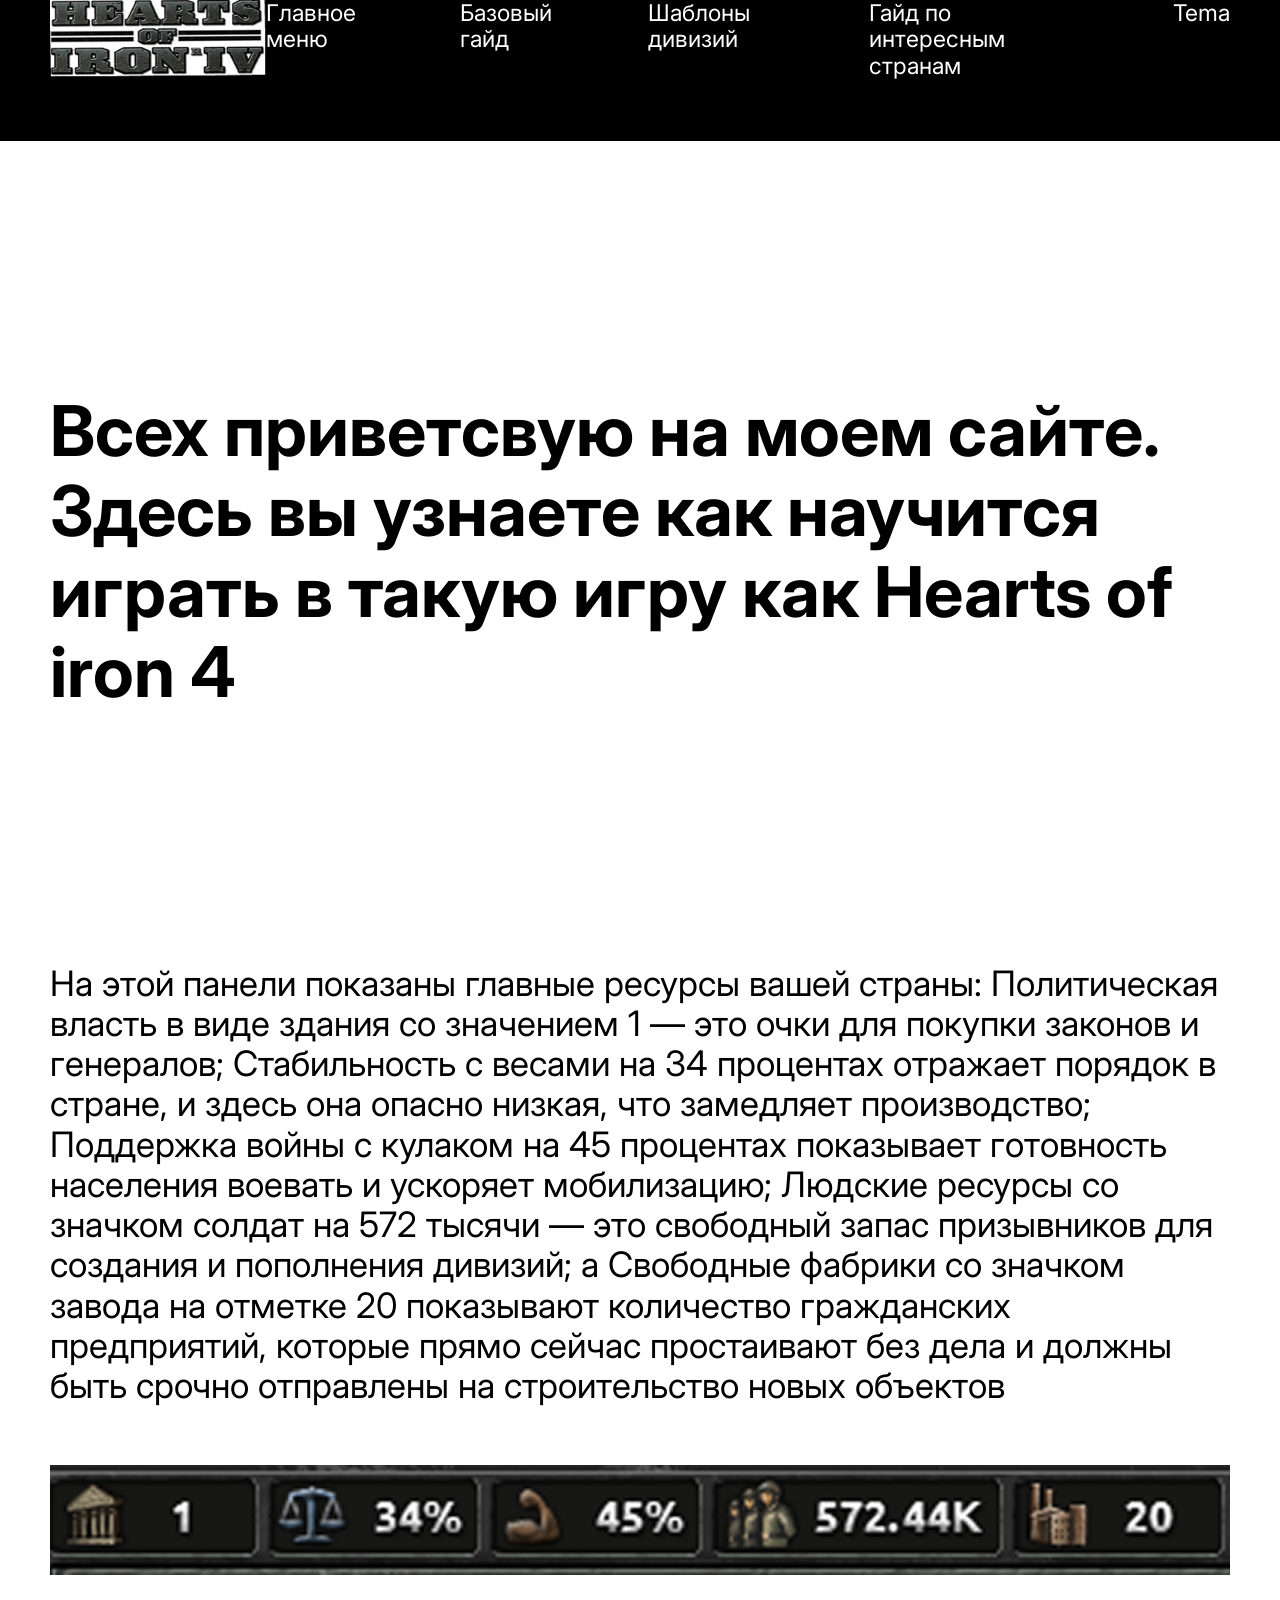
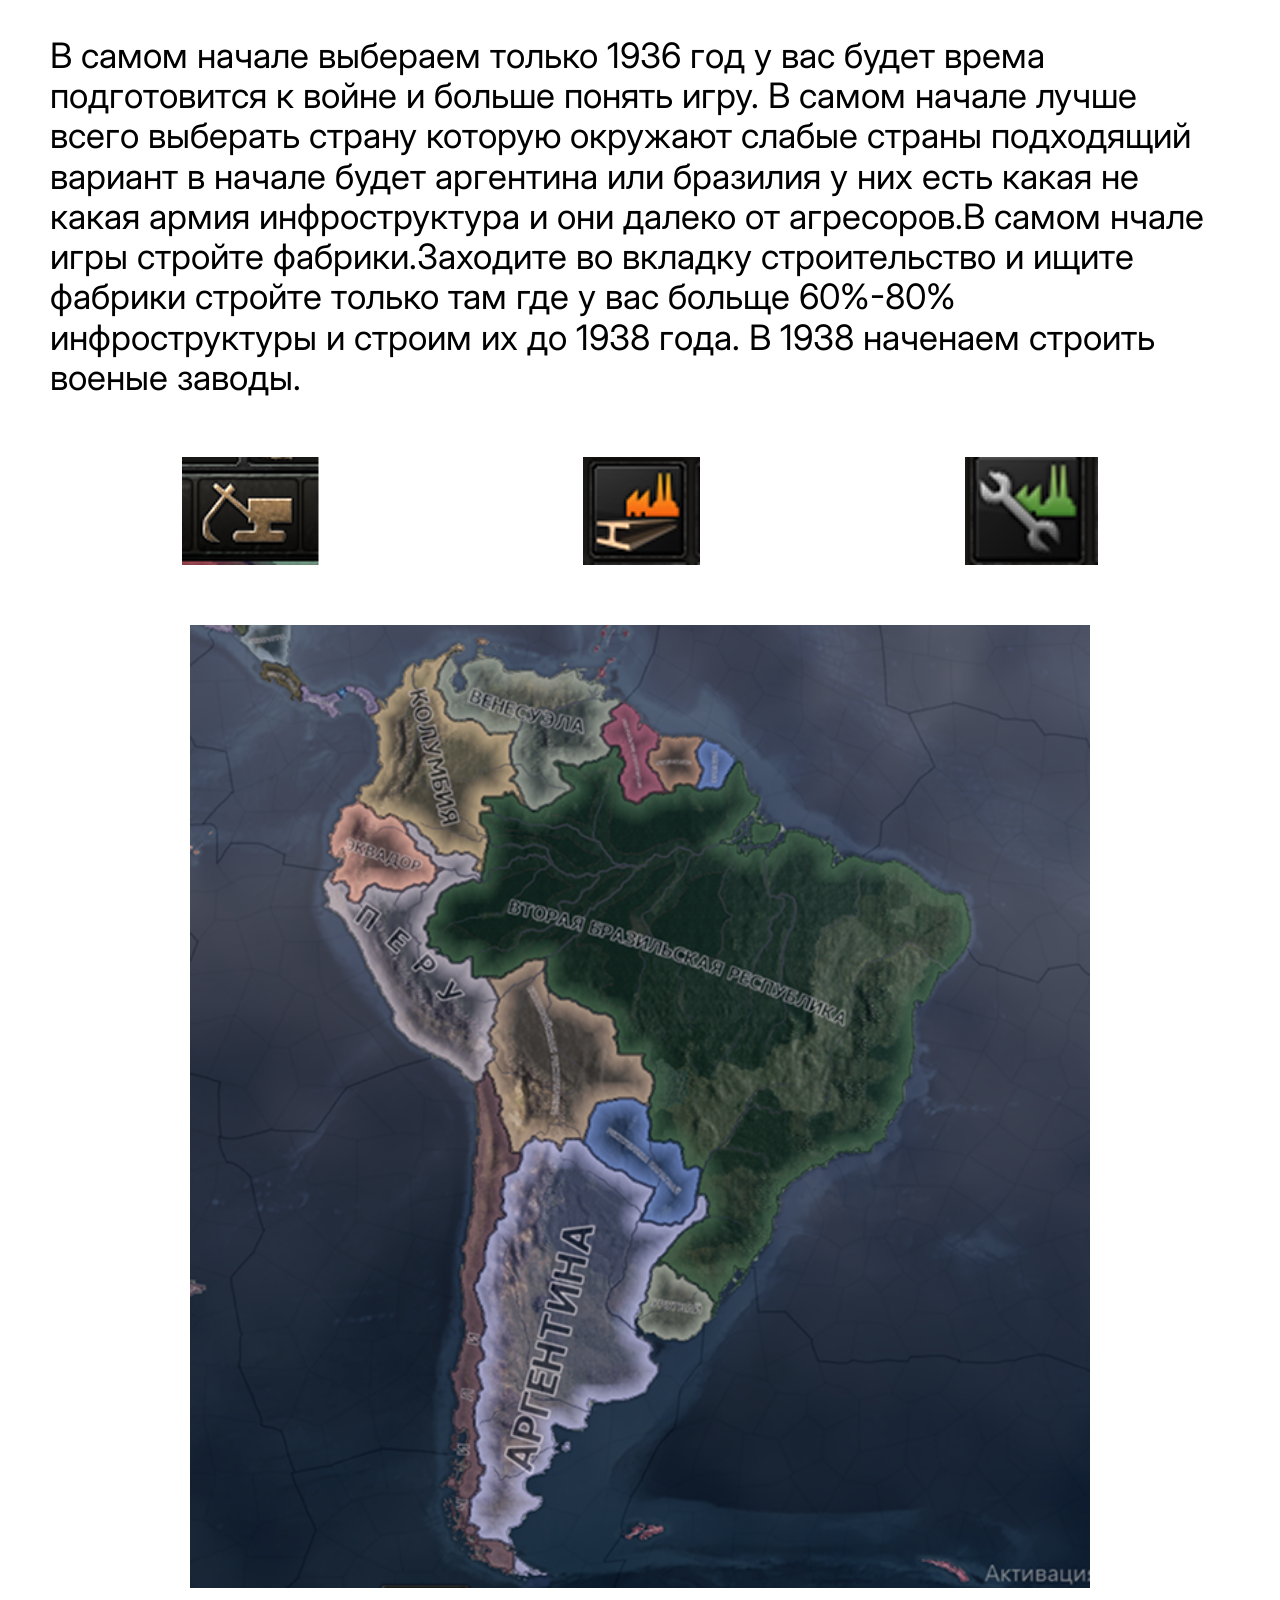
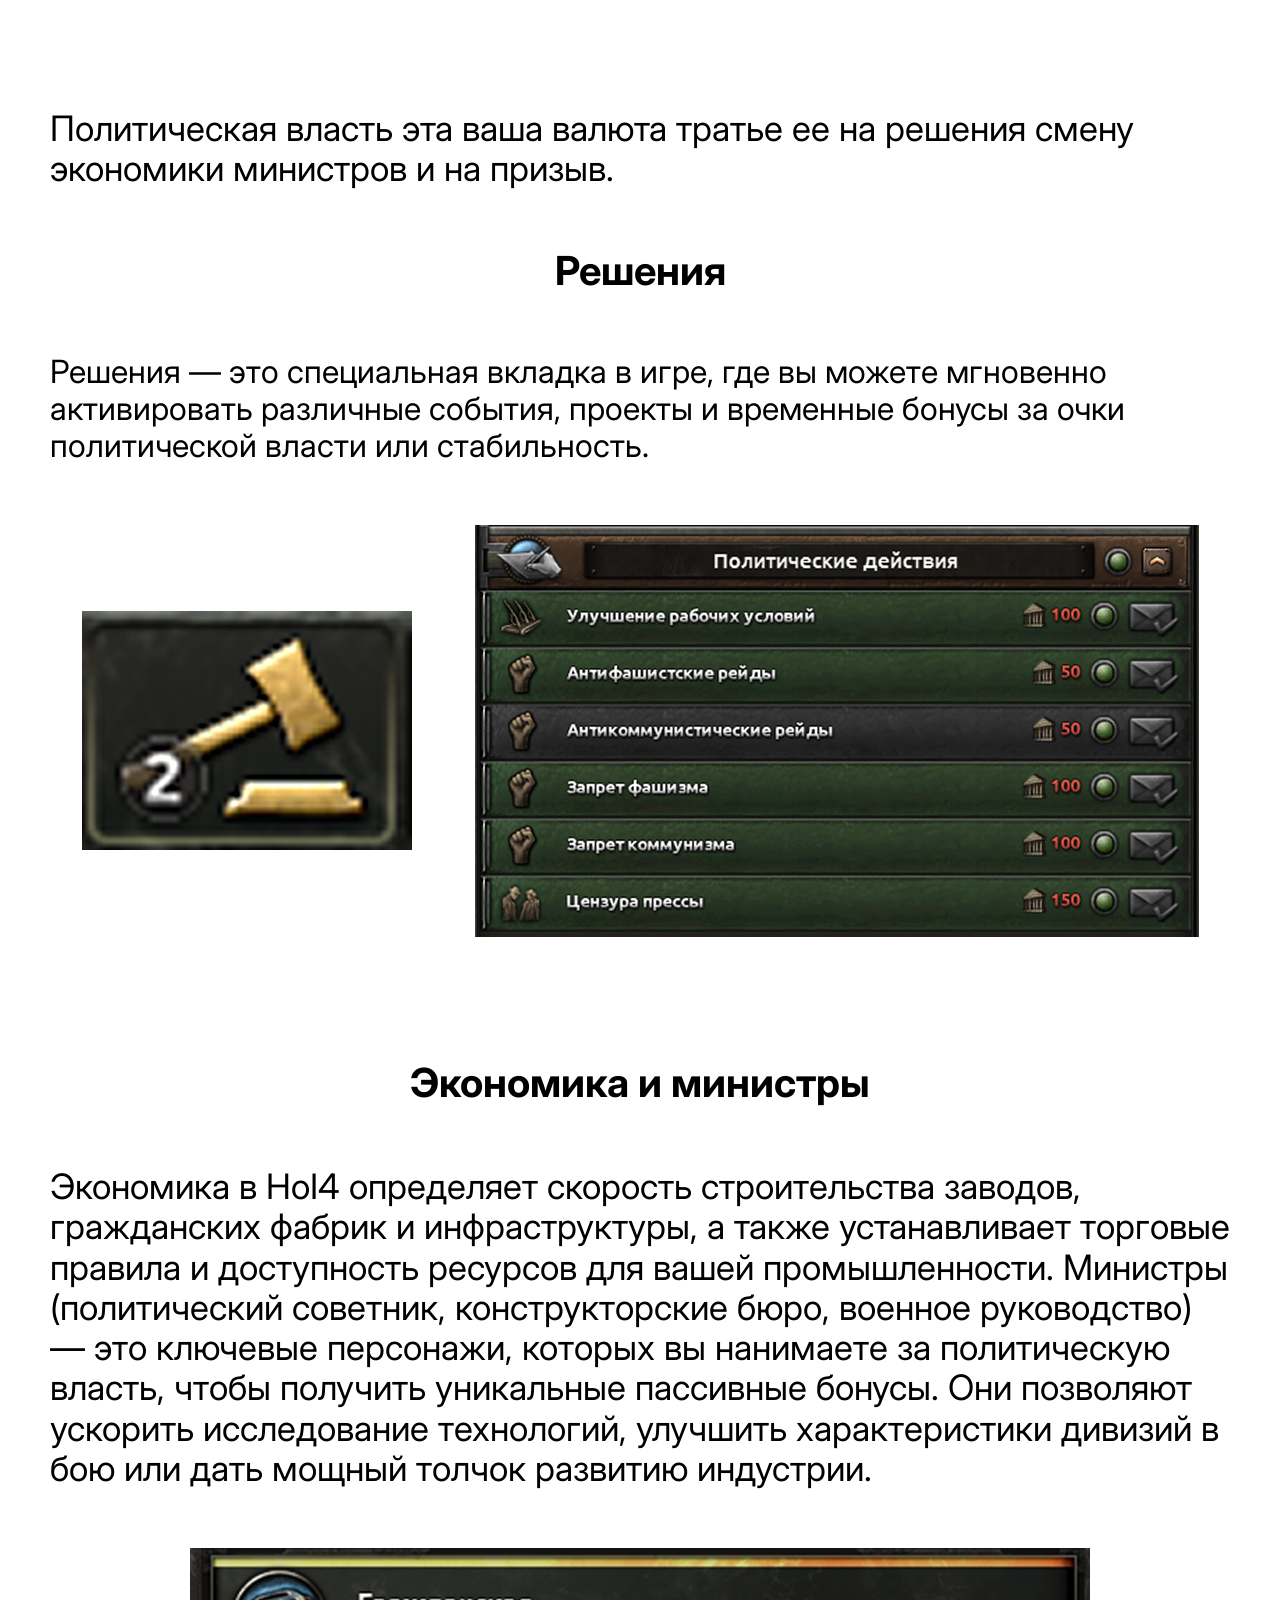
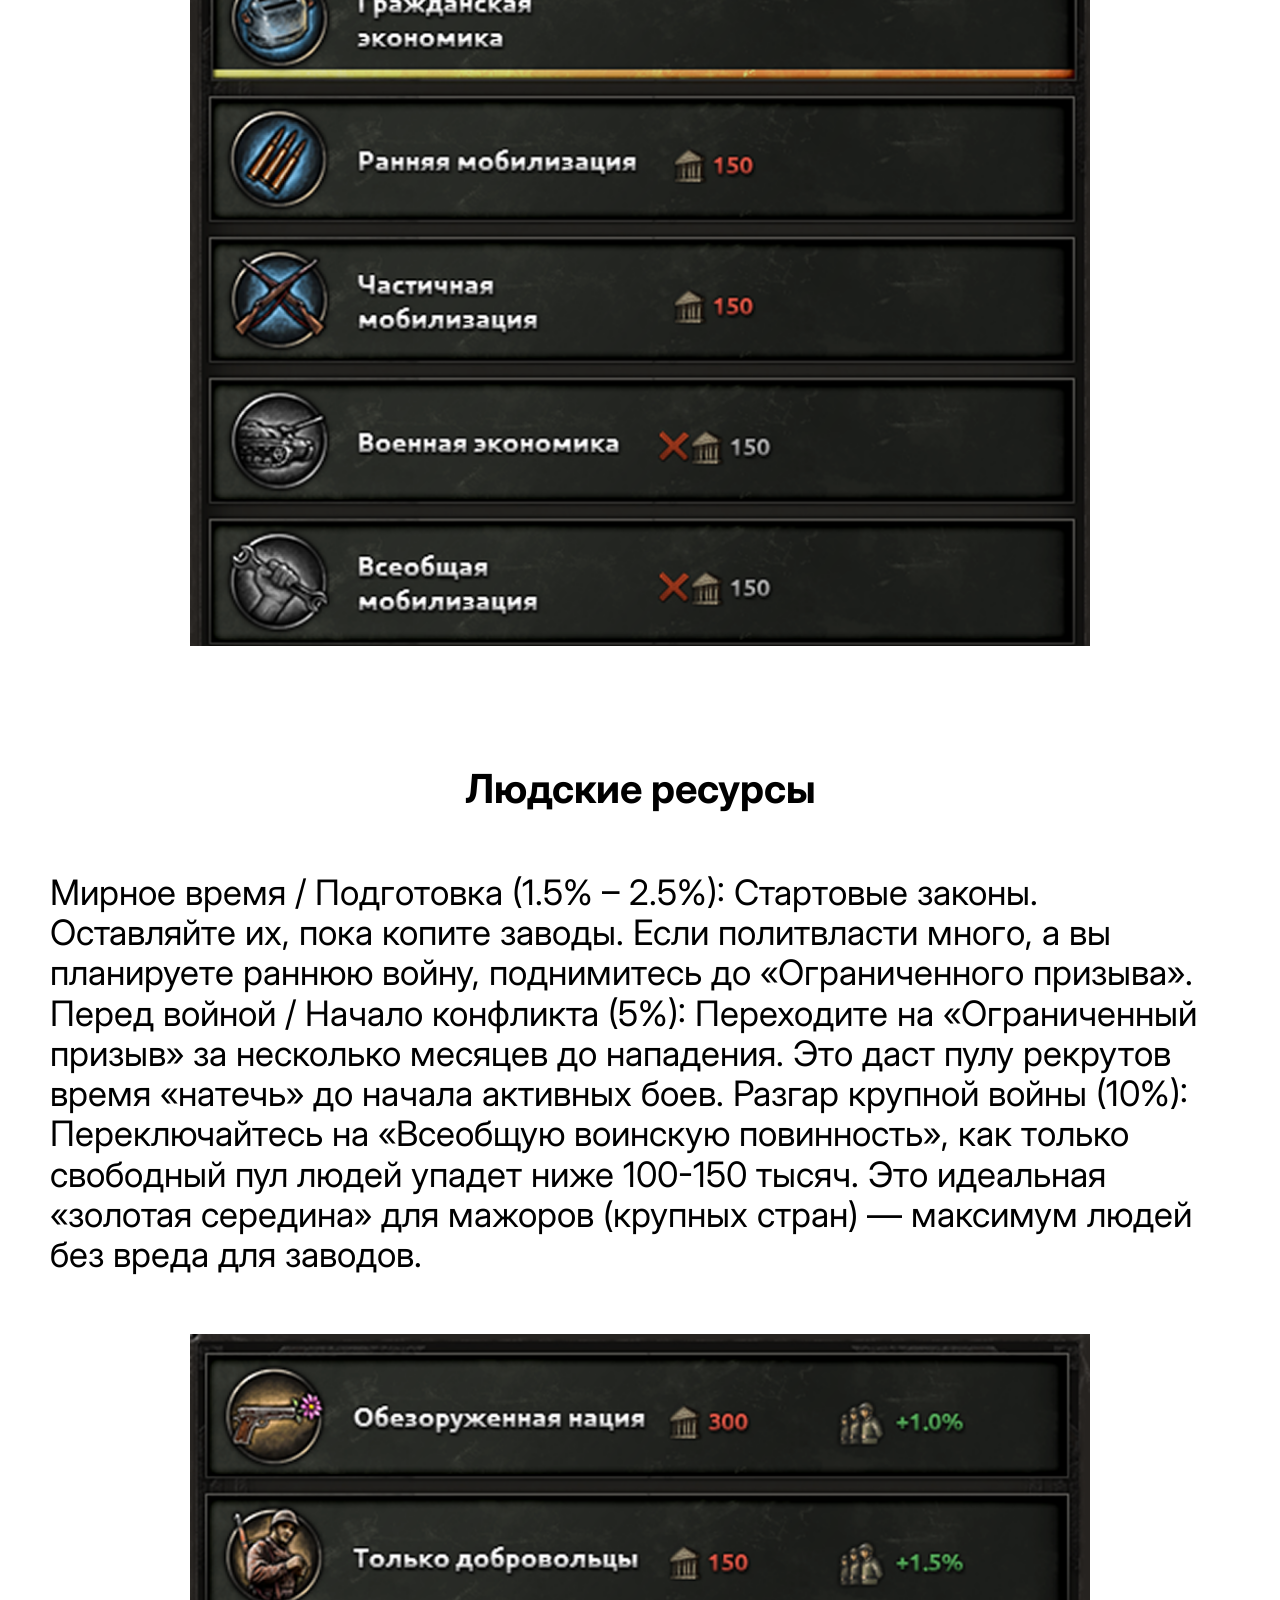
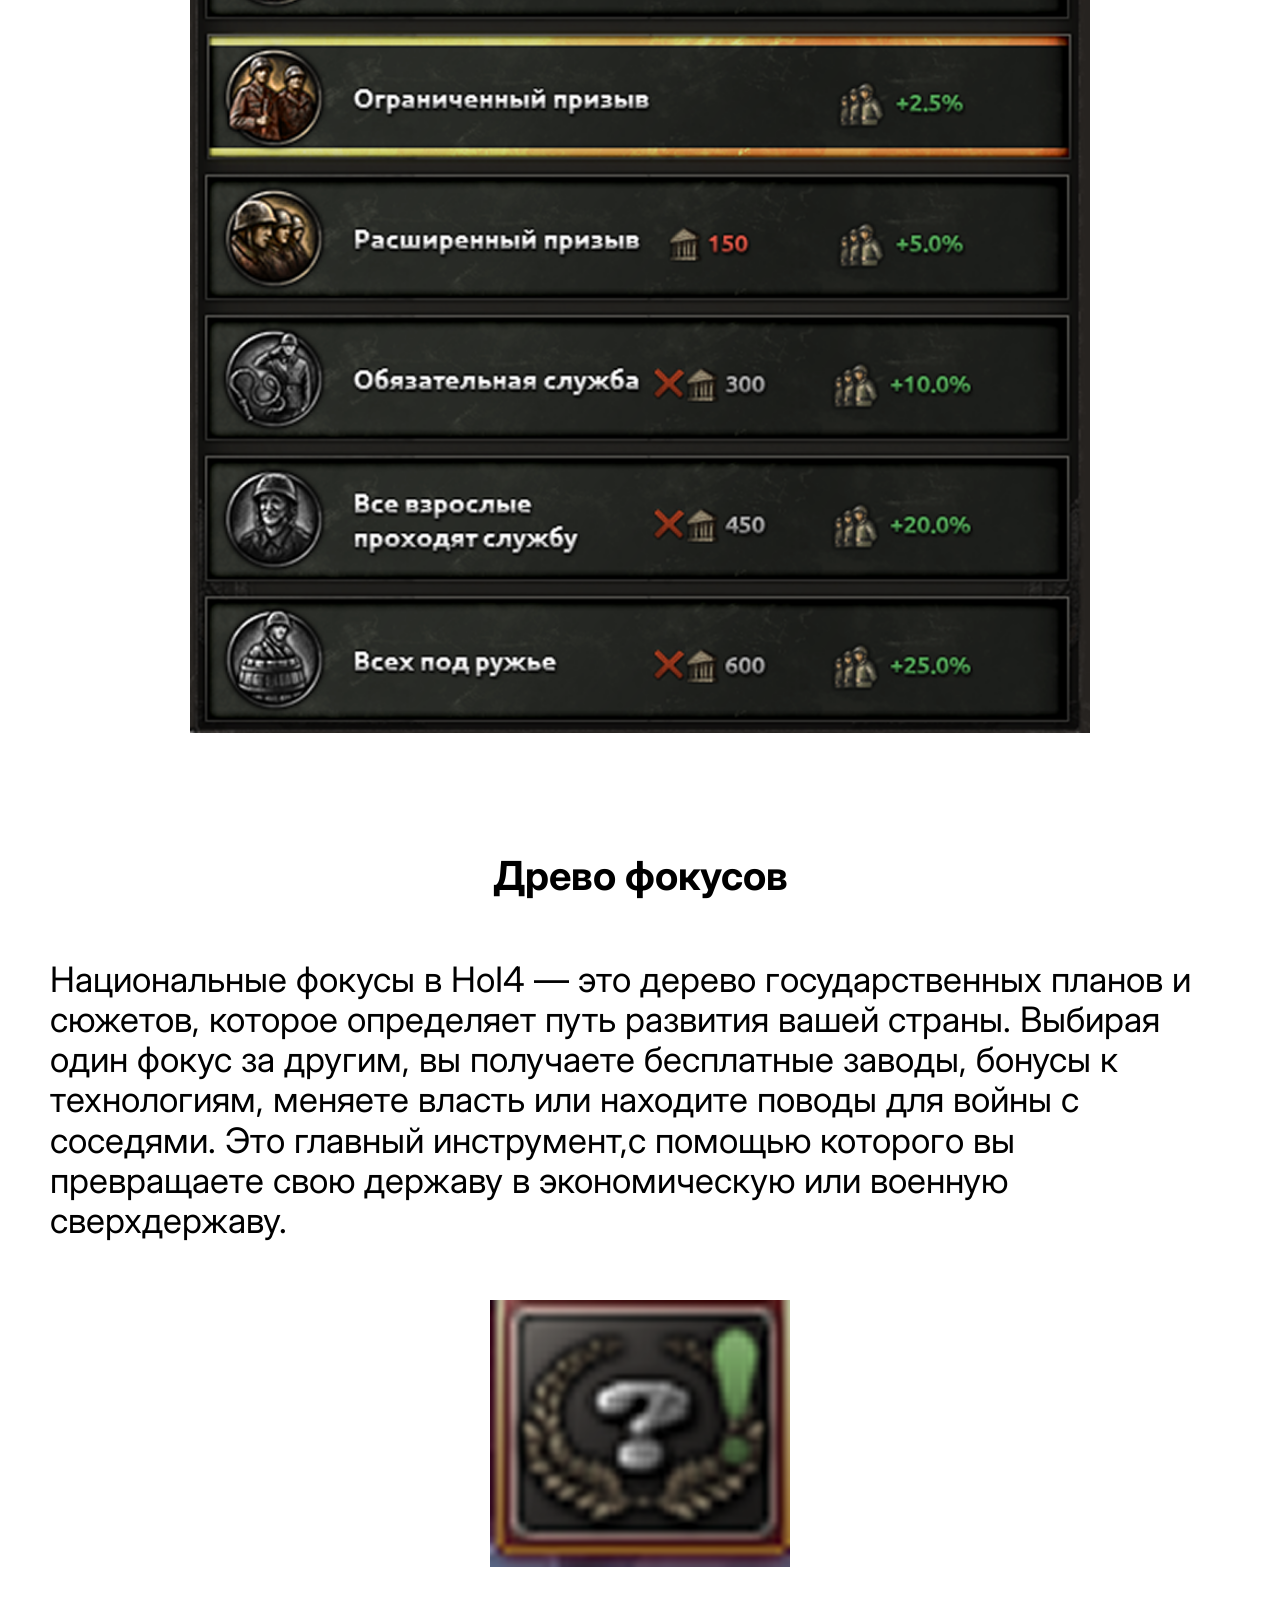
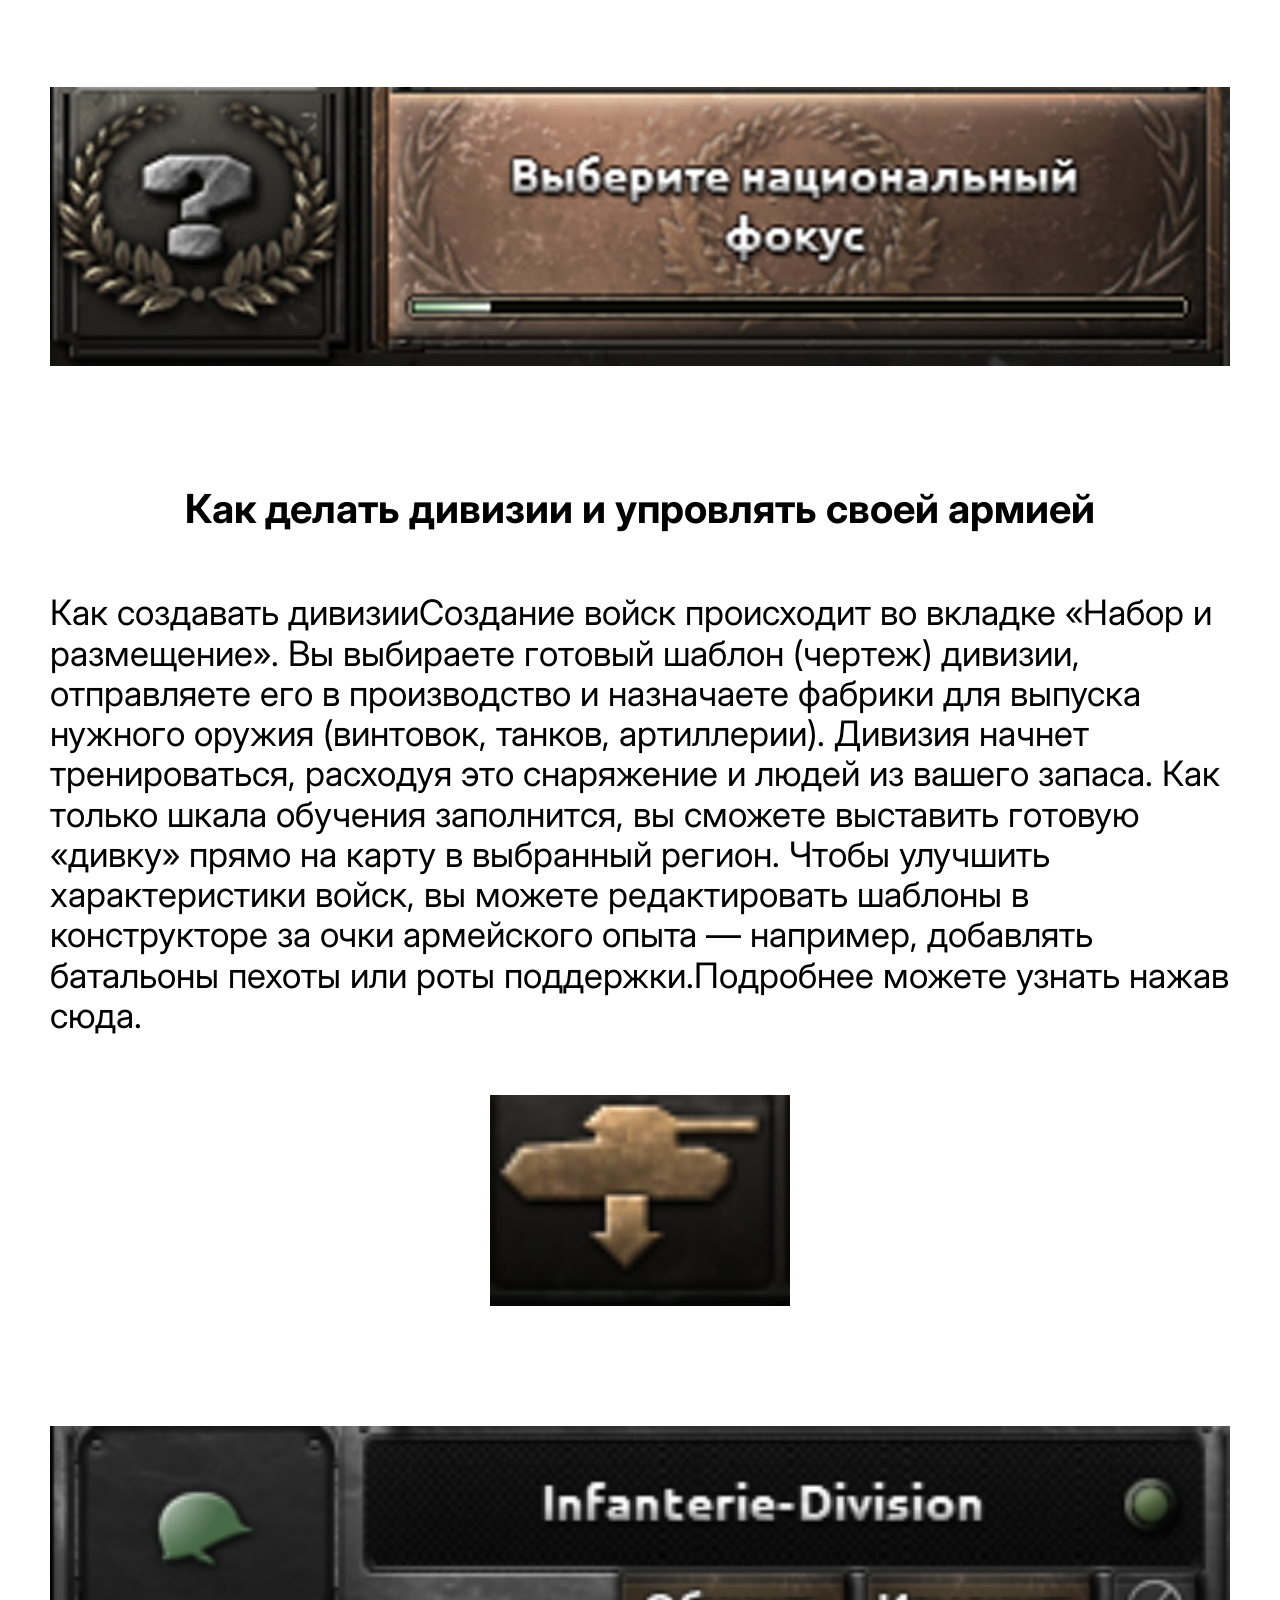
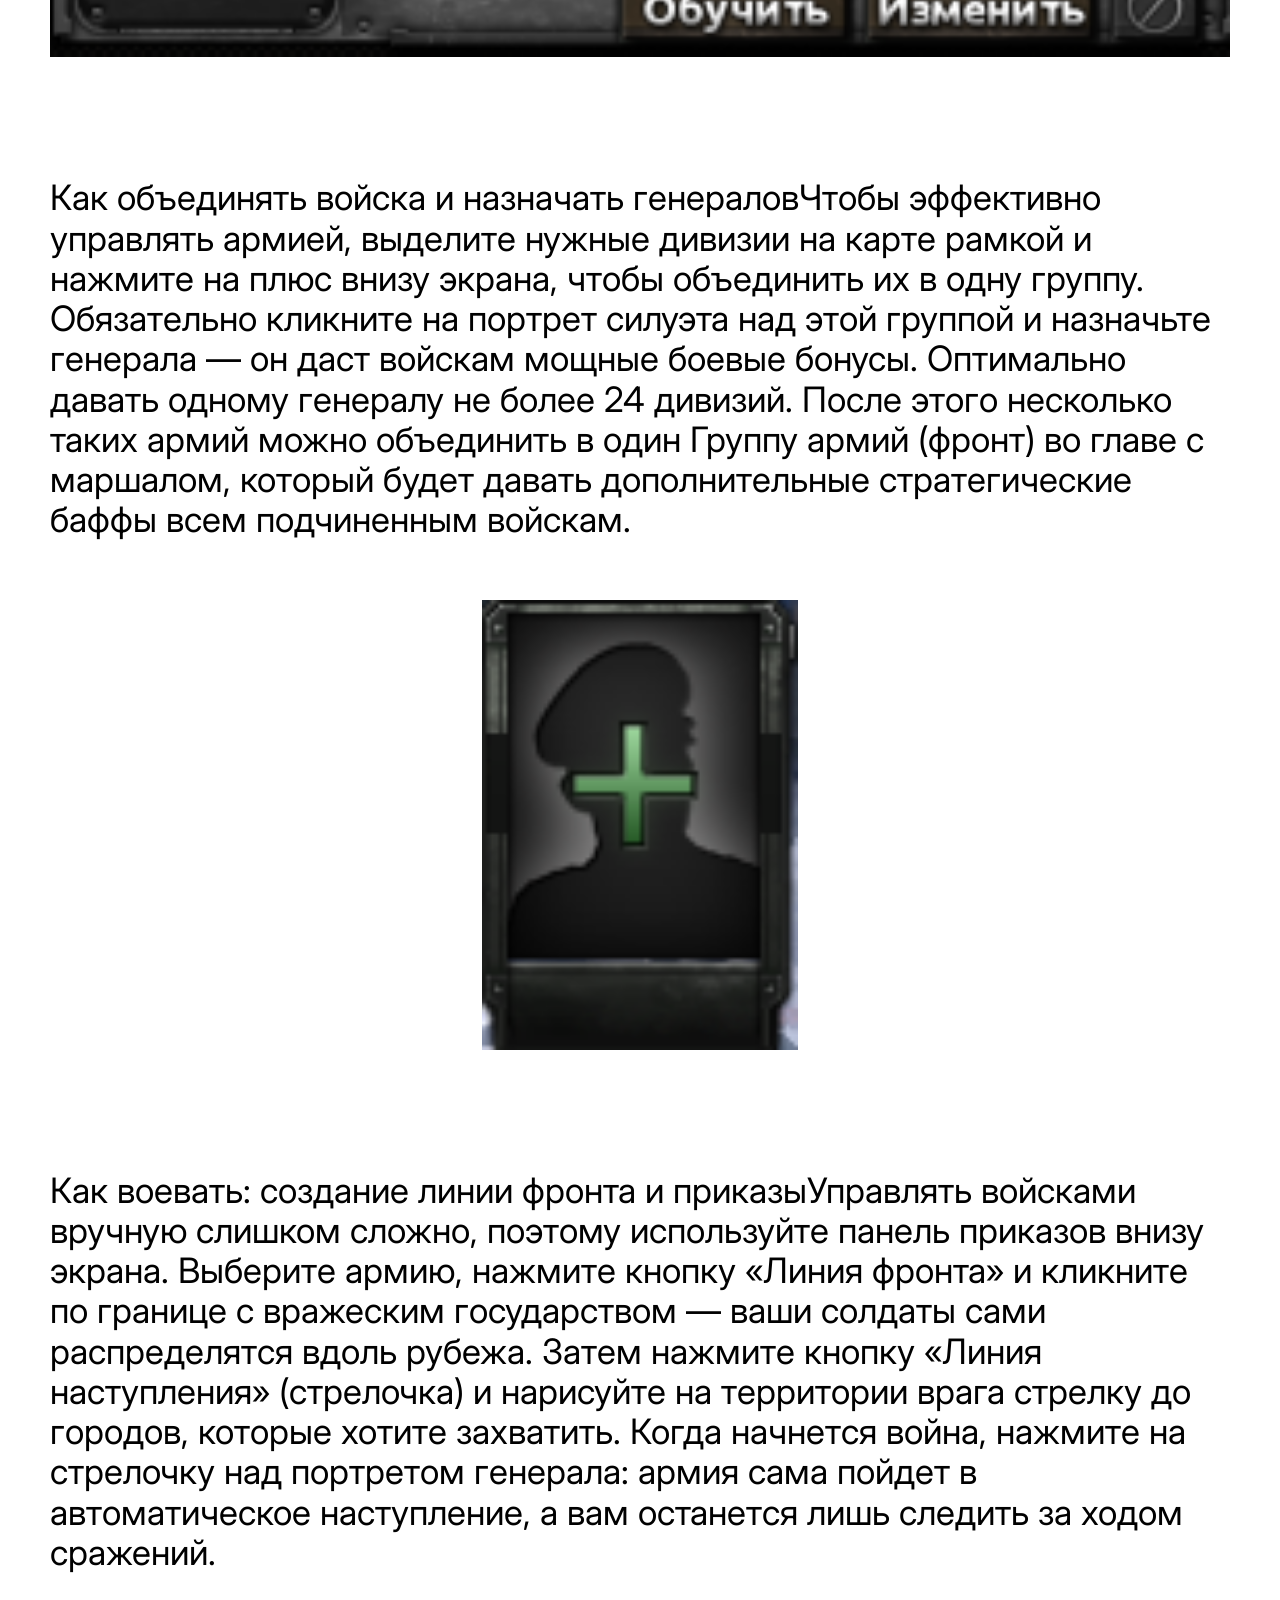
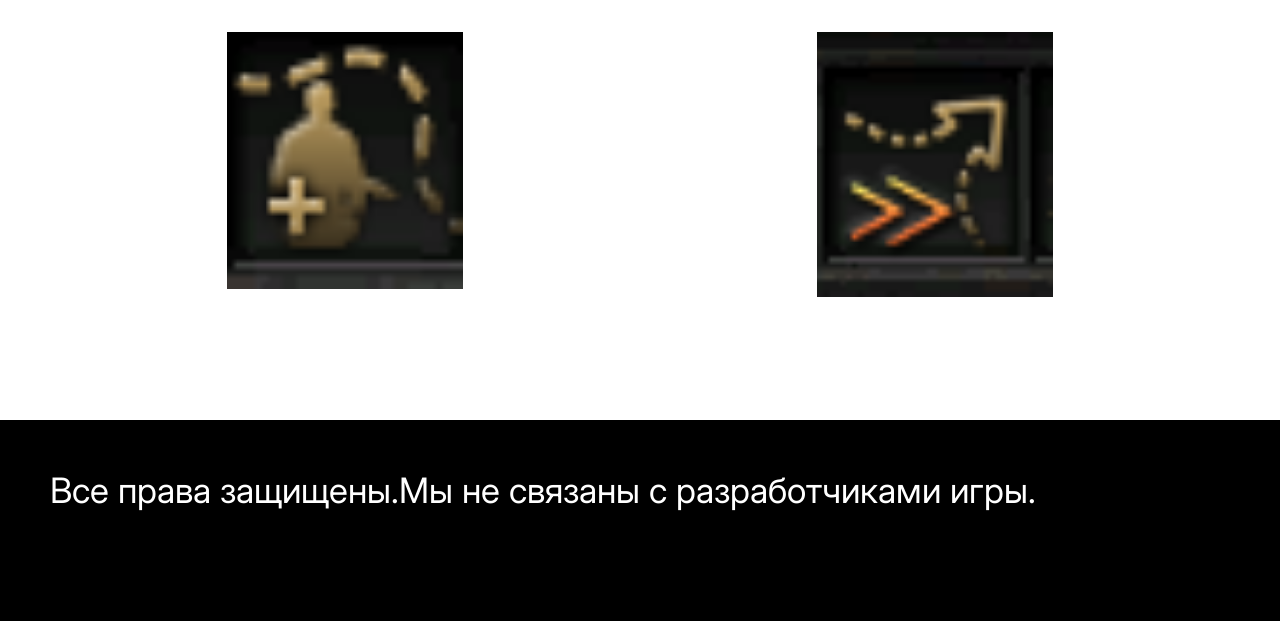
<file: index.html>
<!doctype html>
<html lang="en">
<head>
    <meta charset="UTF-8">
    <meta name="viewport" content="width=device-width, user-scalable=no, initial-scale=1.0, maximum-scale=1.0, minimum-scale=1.0">
    <meta http-equiv="X-UA-Compatible" content="ie=edge">
    <link rel="stylesheet" href="normalaiz.css">
    <link rel="stylesheet" href="style.css">
   
    
    <title>Practice</title>
</head>
    
<body>
    <input id="tema" type="checkbox">
    <header class="header">
        <div class="contain contain__header">
            <a href="" class="logo header__logo">
                <img src="images/Hearts.png" alt="Hearts_of_iron_4" class="header_img">
            </a>
            <div class="burger-menu">
                <span></span>
            </div>
            <nav class="header__nav">
                <ul class="header__ul">
                    <li class="header__item1">
                        <a href="#main__h1" >Главное меню</a>
                    </li>
                    <li class="header__item2">
                        <a href="index.html" >Базовый гайд</a>
                    </li>
                    <li class="header__item3">
                        <a href="index1.html" >Шаблоны дивизий</a>
                    </li>
                    <li class="header__item4">
                        <a href="index2.html" >Гайд по интересным странам</a>
                    </li>
                    <li>
                        <label class="tema" for="tema">Tema</label>
                    </li>
                </ul>
            </nav>
        </div>
    </header>
    
    <main>
        <section class="hero">
            <div class="contain hero__contain">
                <div class="hore__contain">
                    <h1 id="main__h1">Всех приветсвую на моем сайте.  Здесь вы  узнаете как научится  играть  в такую игру как  Hearts of iron 4 </h1>
                </div>
            </div>
        </section>

        <section>
            <div class="contain gaid__contener">
                <p class="text__Gaid__resyrs">
                    На этой панели показаны главные ресурсы вашей страны: Политическая власть в виде здания со значением 1 — 
                    это очки для покупки законов и генералов; Стабильность с весами на 34 процентах отражает порядок в стране,
                     и здесь она опасно низкая, что замедляет производство; Поддержка войны с кулаком на 45 процентах показывает 
                     готовность населения воевать и ускоряет мобилизацию; Людские ресурсы со значком солдат на 572 тысячи — это свободный 
                     запас призывников для создания и пополнения дивизий; а Свободные фабрики со значком завода на отметке 20 показывают количество гражданских предприятий,
                     которые прямо сейчас простаивают без дела и должны быть срочно отправлены на строительство новых объектов
                </p>

                <img src="images/Resyrs.png" alt="" class="resyrs__Gaid__resyrs">

                <p class="text__Gaid__resyrs">
                    В самом начале выбераем только 1936 год у вас будет врема подготовится к войне 
                    и больше понять игру. В самом начале лучше всего выберать страну которую окружают
                    слабые страны подходящий вариант в начале будет аргентина или бразилия у них есть какая не какая армия 
                    инфроструктура и они далеко от агресоров.В самом нчале игры стройте фабрики.Заходите во вкладку 
                    строительство и ищите фабрики  стройте только там где у вас больще 60%-80% 
                    инфроструктуры и строим их до 1938 года. В 1938 наченаем строить военые заводы.
                </p>
                
                <ul class="resyrs__Gaid__resyrs">
                    <li>
                        <img src="images/Kran.png" alt="">
                    </li>
                    <li>
                        <img src="images/Fabrik.png" alt="">
                    </li>
                    <li>
                        <img src="images/Zavod.png" alt="">
                    </li>
                </ul>
            </div>
        </section>

        <section>
            <div class="contain gaid__contener">
                <div class="BRAZIL">
                    <img src="images/Brazil.png" alt="" class="Brazil_Gaid">
                </div>
                <p class="Polit">
                    Политическая власть эта ваша валюта тратье ее на решения смену экономики министров и на призыв.
                </p>
            </div>
        </section>
        <section>
            <div class="contain gaid__contener">
                <h2 class="polit__reshen">Решения</h2>
                
                <p class="polit__p">
                    Решения — это специальная вкладка в игре, где вы можете мгновенно
                     активировать различные события, проекты и временные бонусы 
                     за очки политической власти или стабильность.
                </p>
                    
                <ul class="div__img">
                    <li>
                        <img src="images/Reshenia.png" alt="" class="polit__img__molot">
                    </li>
                    <li>
                            <img src="images/Deistvia.png" alt="" class="polit__img">
                    </li>
                    
                </ul>
            </div>
        </section>
        <section>
            <div class="contain gaid__contener">
                <h2 class="eko">Экономика и министры</h2>

                <p class="eko__p">Экономика в HoI4 определяет скорость строительства заводов,
                 гражданских фабрик и инфраструктуры, а также устанавливает торговые правила
                  и доступность ресурсов для вашей промышленности.
                Министры (политический советник, конструкторские бюро,
                 военное руководство) — это ключевые персонажи, которых вы нанимаете 
                 за политическую власть, чтобы получить уникальные пассивные бонусы. 
                 Они позволяют ускорить исследование технологий, улучшить характеристики 
                 дивизий в бою или дать мощный толчок развитию индустрии.</p>
                <div class="BRAZIL">
                    <img src="images/EKO.png" class="eko__img"></img>
                </div>
            </div>
        </section>
        <section>
            <div class="contain gaid__contener">
                <h2 class="eko">Людские ресурсы</h2>
                <p class="eko__p">Мирное время / Подготовка (1.5% – 2.5%): Стартовые законы.
                     Оставляйте их, пока копите заводы. Если политвласти много, 
                     а вы планируете раннюю войну, поднимитесь до «Ограниченного призыва».
                    Перед войной / Начало конфликта (5%): Переходите на «Ограниченный призыв» 
                    за несколько месяцев до нападения. Это даст пулу рекрутов время «натечь» 
                    до начала активных боев.
                    Разгар крупной войны (10%):
                    Переключайтесь на «Всеобщую воинскую повинность»,
                      как только свободный пул людей упадет ниже 100-150 тысяч.
                    Это идеальная «золотая середина» для мажоров (крупных стран) — максимум людей без вреда для заводов.</p>
                <div class="BRAZIL">
                    <img src="images/Pruzuv.png" class="eko__img"></img>
                </div>
            </div>
        </section>
        <section>
            <div class="contain gaid__contener">
                <h2 class="Drevo">Древо фокусов</h2>
                <p class="drevo_p">
                    Национальные фокусы в HoI4 — это дерево государственных планов и сюжетов, которое 
                    определяет путь развития вашей страны. Выбирая один фокус за другим, вы получаете бесплатные
                    заводы, бонусы к технологиям, меняете власть или находите поводы для войны с соседями.
                    Это главный инструмент,с помощью которого вы превращаете свою державу в экономическую или военную сверхдержаву.
                </p>
                <div class="BRAZIL">
                    <img src="images/Fokys.png" alt="" class="Drevo__img">
                </div>
                <div class="BRAZIL">
                    <img src="images/Vuberutu.png" alt="" class="Drevo__img2">
                </div>
            </div>
        </section>
        <section>
            <div class="contain gaid__contener">
                <h2 class="Drevo">Как делать дивизии и упровлять своей армией</h2>
                <p class="drevo_p">
                    Как создавать дивизииСоздание войск происходит во вкладке «Набор и размещение».
                    Вы выбираете готовый шаблон (чертеж) дивизии, отправляете его в производство и
                    назначаете фабрики для выпуска нужного оружия (винтовок, танков, артиллерии).
                    Дивизия начнет тренироваться, расходуя это снаряжение и людей из вашего запаса.
                    Как только шкала обучения заполнится, вы сможете выставить готовую «дивку» прямо
                    на карту в выбранный регион. Чтобы улучшить характеристики войск, вы можете 
                    редактировать шаблоны в конструкторе за очки армейского опыта — например,
                     добавлять батальоны пехоты или роты поддержки.Подробнее можете узнать нажав сюда.
                </p>
                <div class="BRAZIL">
                    <img src="images/Nabor.png" alt="" class="Drevo__img">
                </div>
                <div class="BRAZIL">
                    <img src="images/oby4enie.png" alt="" class="Drevo__img2">
                </div>
                <p class="Drevo_General">
                    Как объединять войска и назначать генераловЧтобы эффективно управлять армией, 
                    выделите нужные дивизии на карте рамкой и нажмите на плюс внизу экрана, чтобы объединить
                     их в одну группу. Обязательно кликните на портрет силуэта над этой группой и назначьте генерала
                      — он даст войскам мощные боевые бонусы. Оптимально давать одному генералу не более 24 дивизий.
                       После этого несколько таких армий можно объединить в один Группу армий (фронт) во главе с маршалом,
                     который будет давать дополнительные стратегические баффы всем подчиненным войскам.
                </p>

                <div class="BRAZIL">
                    <img src="images/general.png" alt="" class="Drevo_General__img">
                </div>
                <p class="Drevo__armia">
                    Как воевать: создание линии фронта и приказыУправлять войсками вручную слишком сложно,
                     поэтому используйте панель приказов внизу экрана. Выберите армию, нажмите кнопку «Линия фронта»
                      и кликните по границе с вражеским государством — ваши солдаты сами распределятся вдоль рубежа.
                       Затем нажмите кнопку «Линия наступления» (стрелочка) и нарисуйте на территории врага стрелку 
                       до городов, которые хотите захватить. Когда начнется война, нажмите на стрелочку над портретом генерала:
                     армия сама пойдет в автоматическое наступление, а вам останется лишь следить за ходом сражений.
                </p>
                <ul class="ARMIA">
                    <li class="ARMIA__li">
                        <img src="images/front.png" alt="" class="Drevo__Armia__img">
                    </li>
                    <li class="ARMIA__li">
                        <img src="images/ataka.png" alt="" class="Drevo__Armia__img">
                    </li>
                    
                    
                </ul>
            </div>
        </section>
    </main>
    <footer>
        <p class="copyright"> Все права защищены.Мы не связаны с разработчиками игры.</p>
    </footer>
    <script src="script.js">
       
    </script>
</body>
   
</html>
</file>
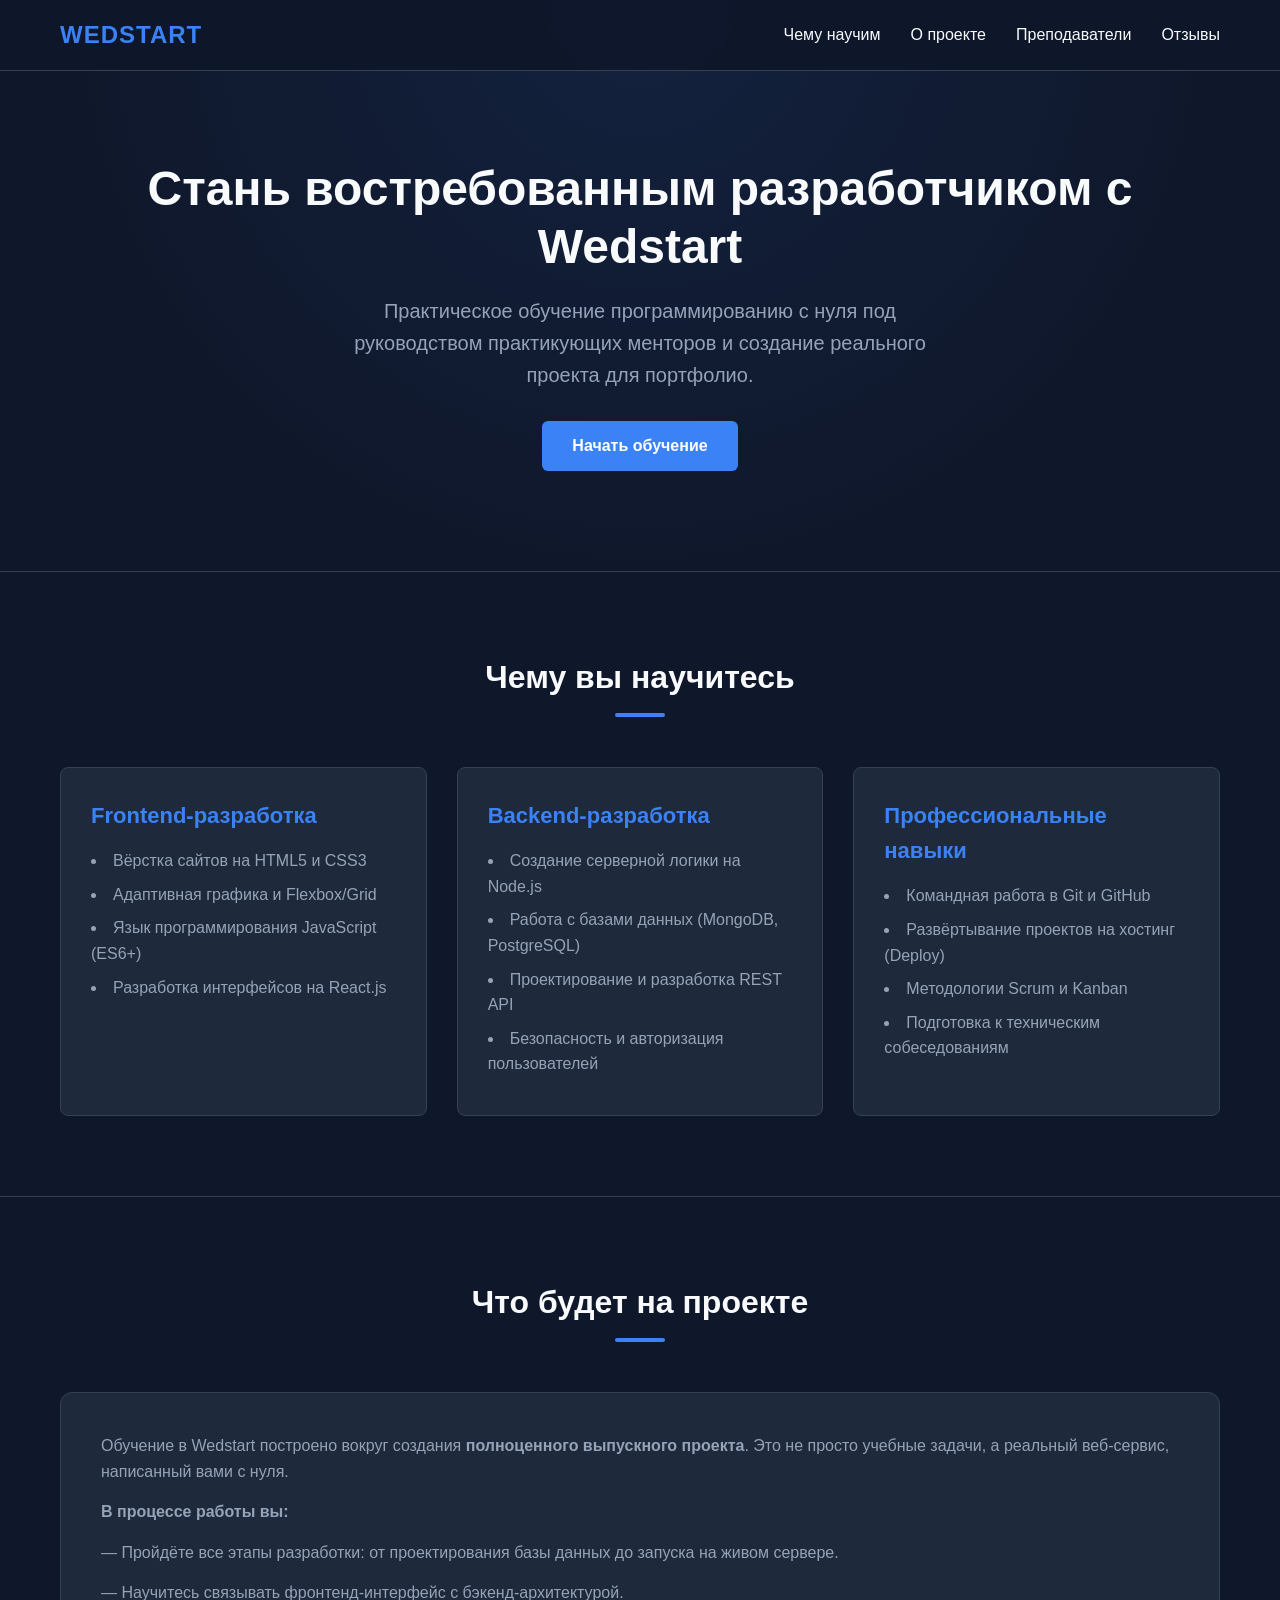
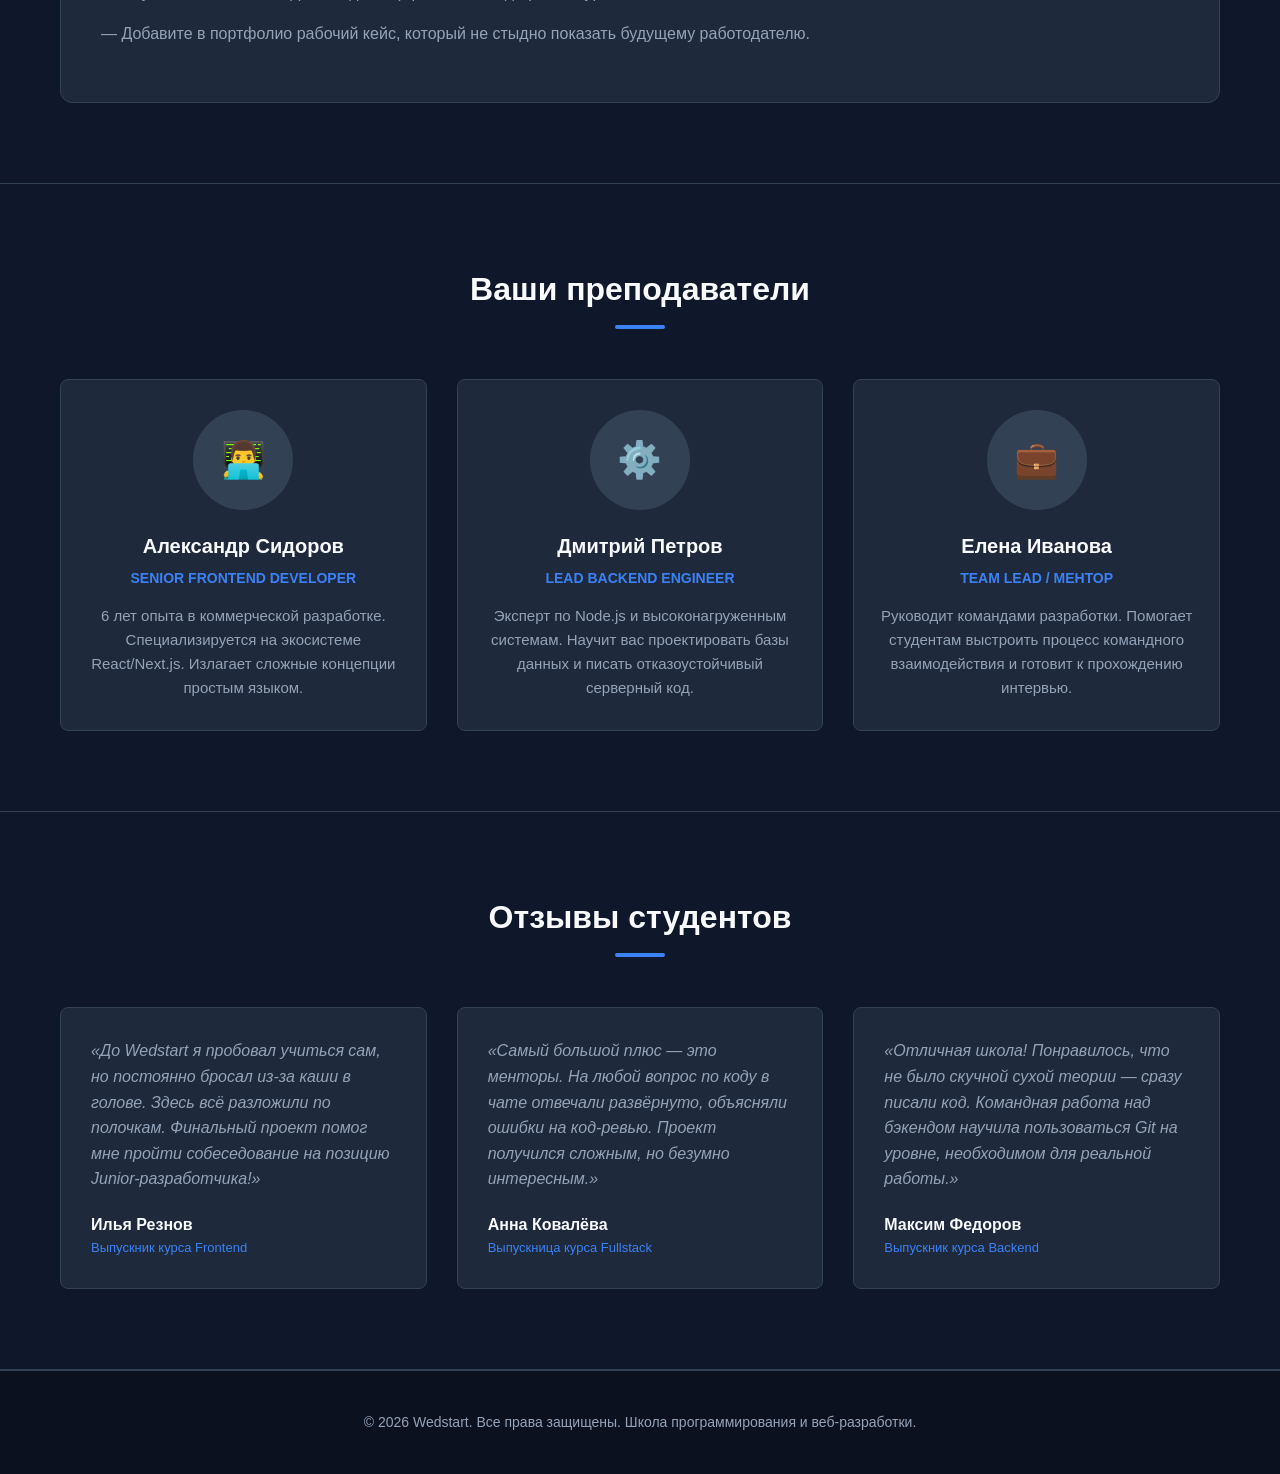
<file: images/sait ii/index.html>
<!DOCTYPE html>
<html lang="ru">
<head>
    <meta charset="UTF-8">
    <meta name="viewport" content="width=device-width, initial-scale=1.0">
    <title>Wedstart — Школа программирования</title>
    <style>
        :root {
            --bg-color: #0f172a;
            --surface-color: #1e293b;
            --primary-color: #3b82f6;
            --primary-hover: #2563eb;
            --text-main: #f8fafc;
            --text-muted: #94a3b8;
            --border-color: #334155;
        }

        * {
            box-sizing: border-box;
            margin: 0;
            padding: 0;
            scroll-behavior: smooth;
        }

        body {
            font-family: 'Segoe UI', Tahoma, Geneva, Verdana, sans-serif;
            background-color: var(--bg-color);
            color: var(--text-main);
            line-height: 1.6;
        }

        .container {
            max-width: 1200px;
            margin: 0 auto;
            padding: 0 20px;
        }

        /* Навигация */
        header {
            position: fixed;
            top: 0;
            left: 0;
            width: 100%;
            background-color: rgba(15, 23, 42, 0.9);
            backdrop-filter: blur(10px);
            border-bottom: 1px solid var(--border-color);
            z-index: 1000;
        }

        .nav-container {
            display: flex;
            justify-content: space-between;
            align-items: center;
            height: 70px;
        }

        .logo {
            font-size: 24px;
            font-weight: 700;
            color: var(--primary-color);
            text-decoration: none;
            letter-spacing: 1px;
        }

        .nav-menu {
            display: flex;
            list-style: none;
            gap: 30px;
        }

        .nav-menu a {
            color: var(--text-main);
            text-decoration: none;
            font-weight: 500;
            transition: color 0.3s;
        }

        .nav-menu a:hover {
            color: var(--primary-color);
        }

        /* Главный экран */
        .hero {
            padding: 160px 0 100px;
            text-align: center;
            background: radial-gradient(circle at top, rgba(59, 130, 246, 0.1) 0%, transparent 70%);
        }

        .hero h1 {
            font-size: 48px;
            margin-bottom: 20px;
            line-height: 1.2;
        }

        .hero p {
            font-size: 20px;
            color: var(--text-muted);
            max-width: 600px;
            margin: 0 auto 30px;
        }

        .btn {
            display: inline-block;
            background-color: var(--primary-color);
            color: #fff;
            padding: 12px 30px;
            border-radius: 6px;
            text-decoration: none;
            font-weight: 600;
            transition: background-color 0.3s;
        }

        .btn:hover {
            background-color: var(--primary-hover);
        }

        /* Секции */
        section {
            padding: 80px 0;
            border-bottom: 1px solid var(--border-color);
        }

        .section-title {
            text-align: center;
            font-size: 32px;
            margin-bottom: 50px;
            position: relative;
        }

        .section-title::after {
            content: '';
            display: block;
            width: 50px;
            height: 4px;
            background-color: var(--primary-color);
            margin: 10px auto 0;
            border-radius: 2px;
        }

        /* Чему научат */
        .skills-grid {
            display: grid;
            grid-template-columns: repeat(auto-fit, minmax(300px, 1fr));
            gap: 30px;
        }

        .skill-card {
            background-color: var(--surface-color);
            padding: 30px;
            border-radius: 8px;
            border: 1px solid var(--border-color);
            transition: transform 0.3s, border-color 0.3s;
        }

        .skill-card:hover {
            transform: translateY(-5px);
            border-color: var(--primary-color);
        }

        .skill-card h3 {
            font-size: 22px;
            margin-bottom: 15px;
            color: var(--primary-color);
        }

        .skill-card ul {
            list-style-position: inside;
            color: var(--text-muted);
        }

        .skill-card li {
            margin-bottom: 8px;
        }

        /* Что на проекте */
        .project-box {
            background-color: var(--surface-color);
            border-radius: 12px;
            padding: 40px;
            border: 1px solid var(--border-color);
            display: flex;
            align-items: center;
            gap: 40px;
        }

        .project-info {
            flex: 1;
        }

        .project-info p {
            color: var(--text-muted);
            margin-bottom: 15px;
        }

        /* Преподаватели */
        .team-grid {
            display: grid;
            grid-template-columns: repeat(auto-fit, minmax(250px, 1fr));
            gap: 30px;
        }

        .teacher-card {
            background-color: var(--surface-color);
            border-radius: 8px;
            overflow: hidden;
            border: 1px solid var(--border-color);
            text-align: center;
            padding: 30px 20px;
        }

        .teacher-avatar {
            width: 100px;
            height: 100px;
            border-radius: 50%;
            background-color: var(--border-color);
            margin: 0 auto 20px;
            display: flex;
            align-items: center;
            justify-content: center;
            font-size: 36px;
            color: var(--text-muted);
        }

        .teacher-card h3 {
            font-size: 20px;
            margin-bottom: 5px;
        }

        .teacher-role {
            color: var(--primary-color);
            font-size: 14px;
            font-weight: 600;
            margin-bottom: 15px;
            text-transform: uppercase;
        }

        .teacher-desc {
            color: var(--text-muted);
            font-size: 15px;
        }

        /* Отзывы */
        .reviews-grid {
            display: grid;
            grid-template-columns: repeat(auto-fit, minmax(300px, 1fr));
            gap: 30px;
        }

        .review-card {
            background-color: var(--surface-color);
            padding: 30px;
            border-radius: 8px;
            border: 1px solid var(--border-color);
            position: relative;
        }

        .review-text {
            color: var(--text-muted);
            font-style: italic;
            margin-bottom: 20px;
        }

        .review-author {
            font-weight: 600;
            color: var(--text-main);
        }

        .review-status {
            font-size: 13px;
            color: var(--primary-color);
        }

        /* Подвал */
        footer {
            background-color: #0b111e;
            padding: 40px 0;
            text-align: center;
            color: var(--text-muted);
            font-size: 14px;
            border-top: 1px solid var(--border-color);
        }

        /* Адаптивность */
        @media (max-width: 768px) {
            .nav-menu {
                gap: 15px;
            }
            .nav-menu a {
                font-size: 14px;
            }
            .hero h1 {
                font-size: 32px;
            }
            .hero p {
                font-size: 16px;
            }
            .project-box {
                flex-direction: column;
                text-align: center;
                padding: 20px;
            }
        }
    </style>
</head>
<body>

    <!-- Навигационное меню -->
    <header>
        <div class="container nav-container">
            <a href="#" class="logo">WEDSTART</a>
            <ul class="nav-menu">
                <li><a href="#skills">Чему научим</a></li>
                <li><a href="#project">О проекте</a></li>
                <li><a href="#teachers">Преподаватели</a></li>
                <li><a href="#reviews">Отзывы</a></li>
            </ul>
        </div>
    </header>

    <!-- Главный экран -->
    <section class="hero">
        <div class="container">
            <h1>Стань востребованным разработчиком с Wedstart</h1>
            <p>Практическое обучение программированию с нуля под руководством практикующих менторов и создание реального проекта для портфолио.</p>
            <a href="#skills" class="btn">Начать обучение</a>
        </div>
    </section>

    <!-- Чему научат -->
    <section id="skills">
        <div class="container">
            <h2 class="section-title">Чему вы научитесь</h2>
            <div class="skills-grid">
                <div class="skill-card">
                    <h3>Frontend-разработка</h3>
                    <ul>
                        <li>Вёрстка сайтов на HTML5 и CSS3</li>
                        <li>Адаптивная графика и Flexbox/Grid</li>
                        <li>Язык программирования JavaScript (ES6+)</li>
                        <li>Разработка интерфейсов на React.js</li>
                    </ul>
                </div>
                <div class="skill-card">
                    <h3>Backend-разработка</h3>
                    <ul>
                        <li>Создание серверной логики на Node.js</li>
                        <li>Работа с базами данных (MongoDB, PostgreSQL)</li>
                        <li>Проектирование и разработка REST API</li>
                        <li>Безопасность и авторизация пользователей</li>
                    </ul>
                </div>
                <div class="skill-card">
                    <h3>Профессиональные навыки</h3>
                    <ul>
                        <li>Командная работа в Git и GitHub</li>
                        <li>Развёртывание проектов на хостинг (Deploy)</li>
                        <li>Методологии Scrum и Kanban</li>
                        <li>Подготовка к техническим собеседованиям</li>
                    </ul>
                </div>
            </div>
        </div>
    </section>

    <!-- Что будет на проекте -->
    <section id="project">
        <div class="container">
            <h2 class="section-title">Что будет на проекте</h2>
            <div class="project-box">
                <div class="project-info">
                    <p>Обучение в Wedstart построено вокруг создания <strong>полноценного выпускного проекта</strong>. Это не просто учебные задачи, а реальный веб-сервис, написанный вами с нуля.</p>
                    <p><strong>В процессе работы вы:</strong></p>
                    <p>— Пройдёте все этапы разработки: от проектирования базы данных до запуска на живом сервере.</p>
                    <p>— Научитесь связывать фронтенд-интерфейс с бэкенд-архитектурой.</p>
                    <p>— Добавите в портфолио рабочий кейс, который не стыдно показать будущему работодателю.</p>
                </div>
            </div>
        </div>
    </section>

    <!-- Преподаватели -->
    <section id="teachers">
        <div class="container">
            <h2 class="section-title">Ваши преподаватели</h2>
            <div class="team-grid">
                <div class="teacher-card">
                    <div class="teacher-avatar">👨‍💻</div>
                    <h3>Александр Сидоров</h3>
                    <div class="teacher-role">Senior Frontend Developer</div>
                    <div class="teacher-desc">6 лет опыта в коммерческой разработке. Специализируется на экосистеме React/Next.js. Излагает сложные концепции простым языком.</div>
                </div>
                <div class="teacher-card">
                    <div class="teacher-avatar">⚙️</div>
                    <h3>Дмитрий Петров</h3>
                    <div class="teacher-role">Lead Backend Engineer</div>
                    <div class="teacher-desc">Эксперт по Node.js и высоконагруженным системам. Научит вас проектировать базы данных и писать отказоустойчивый серверный код.</div>
                </div>
                <div class="teacher-card">
                    <div class="teacher-avatar">💼</div>
                    <h3>Елена Иванова</h3>
                    <div class="teacher-role">Team Lead / Ментор</div>
                    <div class="teacher-desc">Руководит командами разработки. Помогает студентам выстроить процесс командного взаимодействия и готовит к прохождению интервью.</div>
                </div>
            </div>
        </div>
    </section>

    <!-- Отзывы -->
    <section id="reviews">
        <div class="container">
            <h2 class="section-title">Отзывы студентов</h2>
            <div class="reviews-grid">
                <div class="review-card">
                    <div class="review-text">«До Wedstart я пробовал учиться сам, но постоянно бросал из-за каши в голове. Здесь всё разложили по полочкам. Финальный проект помог мне пройти собеседование на позицию Junior-разработчика!»</div>
                    <div class="review-author">Илья Резнов</div>
                    <div class="review-status">Выпускник курса Frontend</div>
                </div>
                <div class="review-card">
                    <div class="review-text">«Самый большой плюс — это менторы. На любой вопрос по коду в чате отвечали развёрнуто, объясняли ошибки на код-ревью. Проект получился сложным, но безумно интересным.»</div>
                    <div class="review-author">Анна Ковалёва</div>
                    <div class="review-status">Выпускница курса Fullstack</div>
                </div>
                <div class="review-card">
                    <div class="review-text">«Отличная школа! Понравилось, что не было скучной сухой теории — сразу писали код. Командная работа над бэкендом научила пользоваться Git на уровне, необходимом для реальной работы.»</div>
                    <div class="review-author">Максим Федоров</div>
                    <div class="review-status">Выпускник курса Backend</div>
                </div>
            </div>
        </div>
    </section>

    <!-- Подвал -->
    <footer>
        <div class="container">
            <p>&copy; 2026 Wedstart. Все права защищены. Школа программирования и веб-разработки.</p>
        </div>
    </footer>

</body>
</html>
</file>
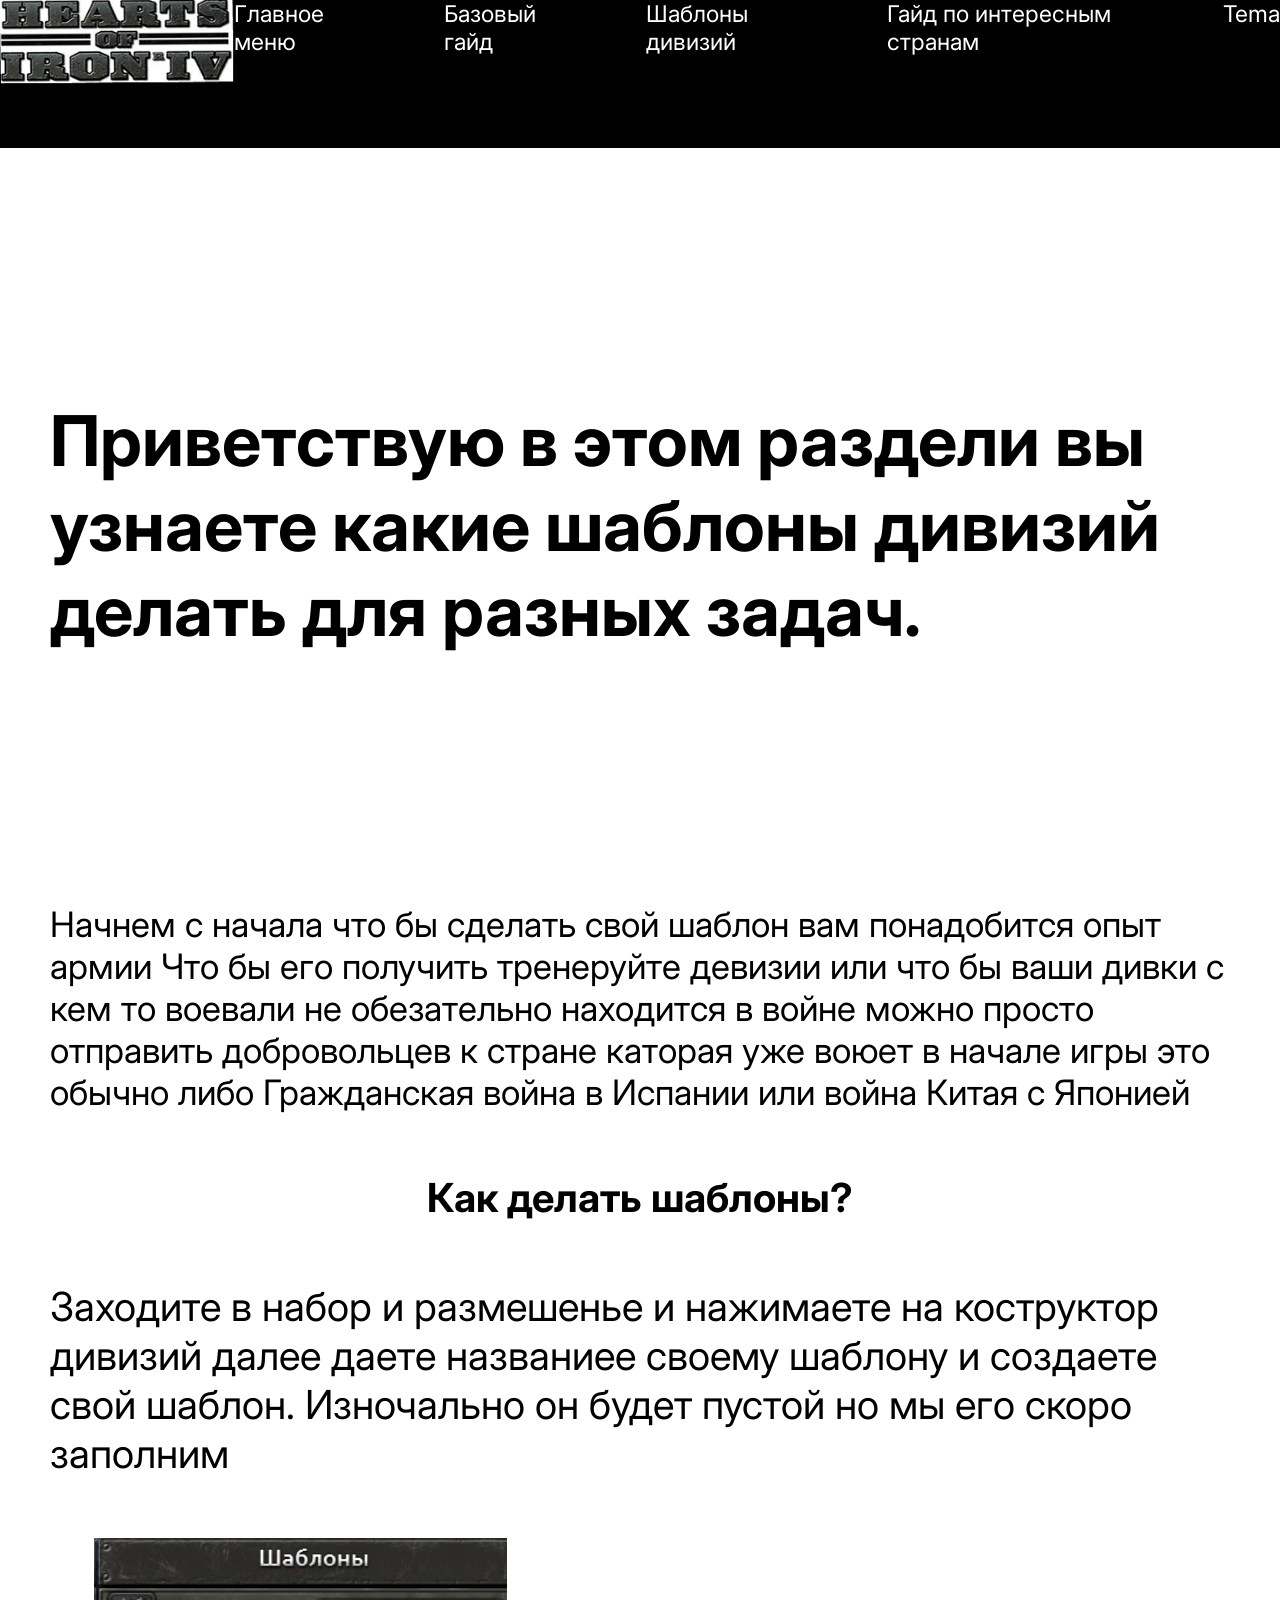
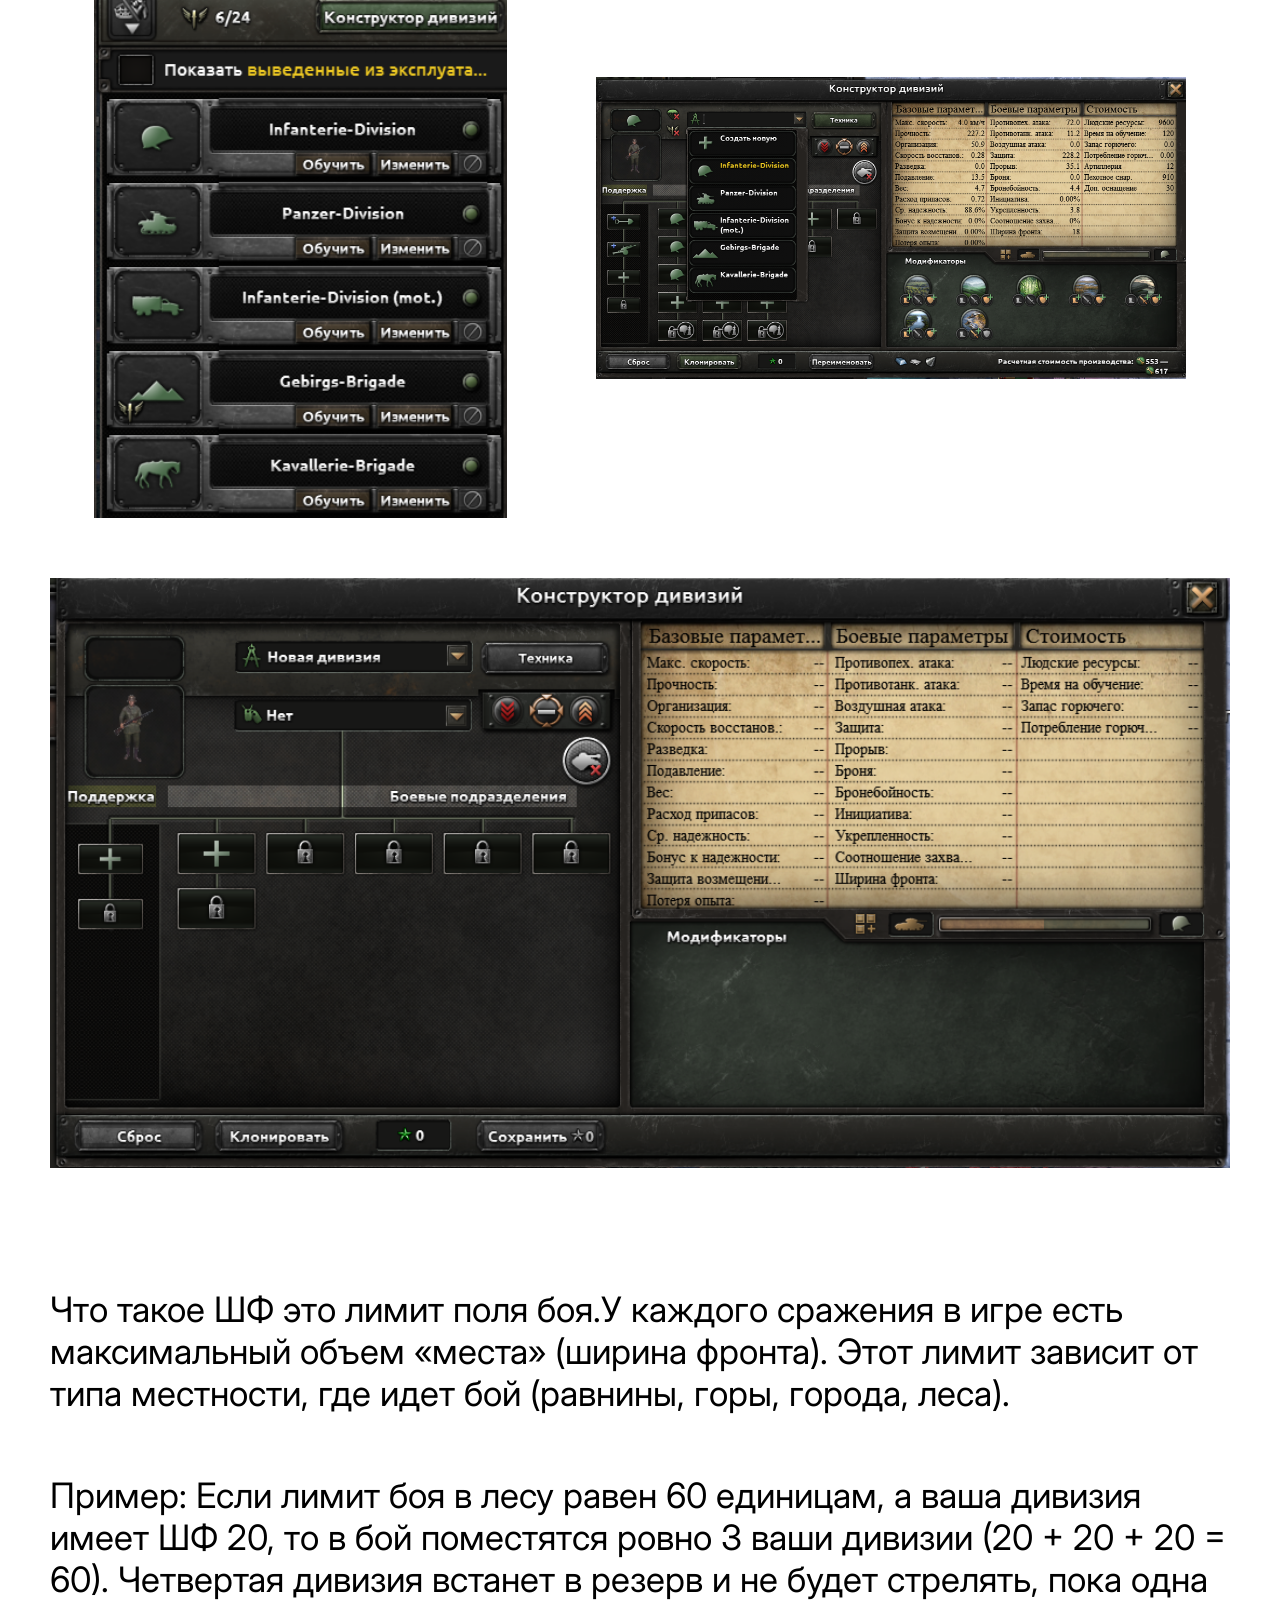
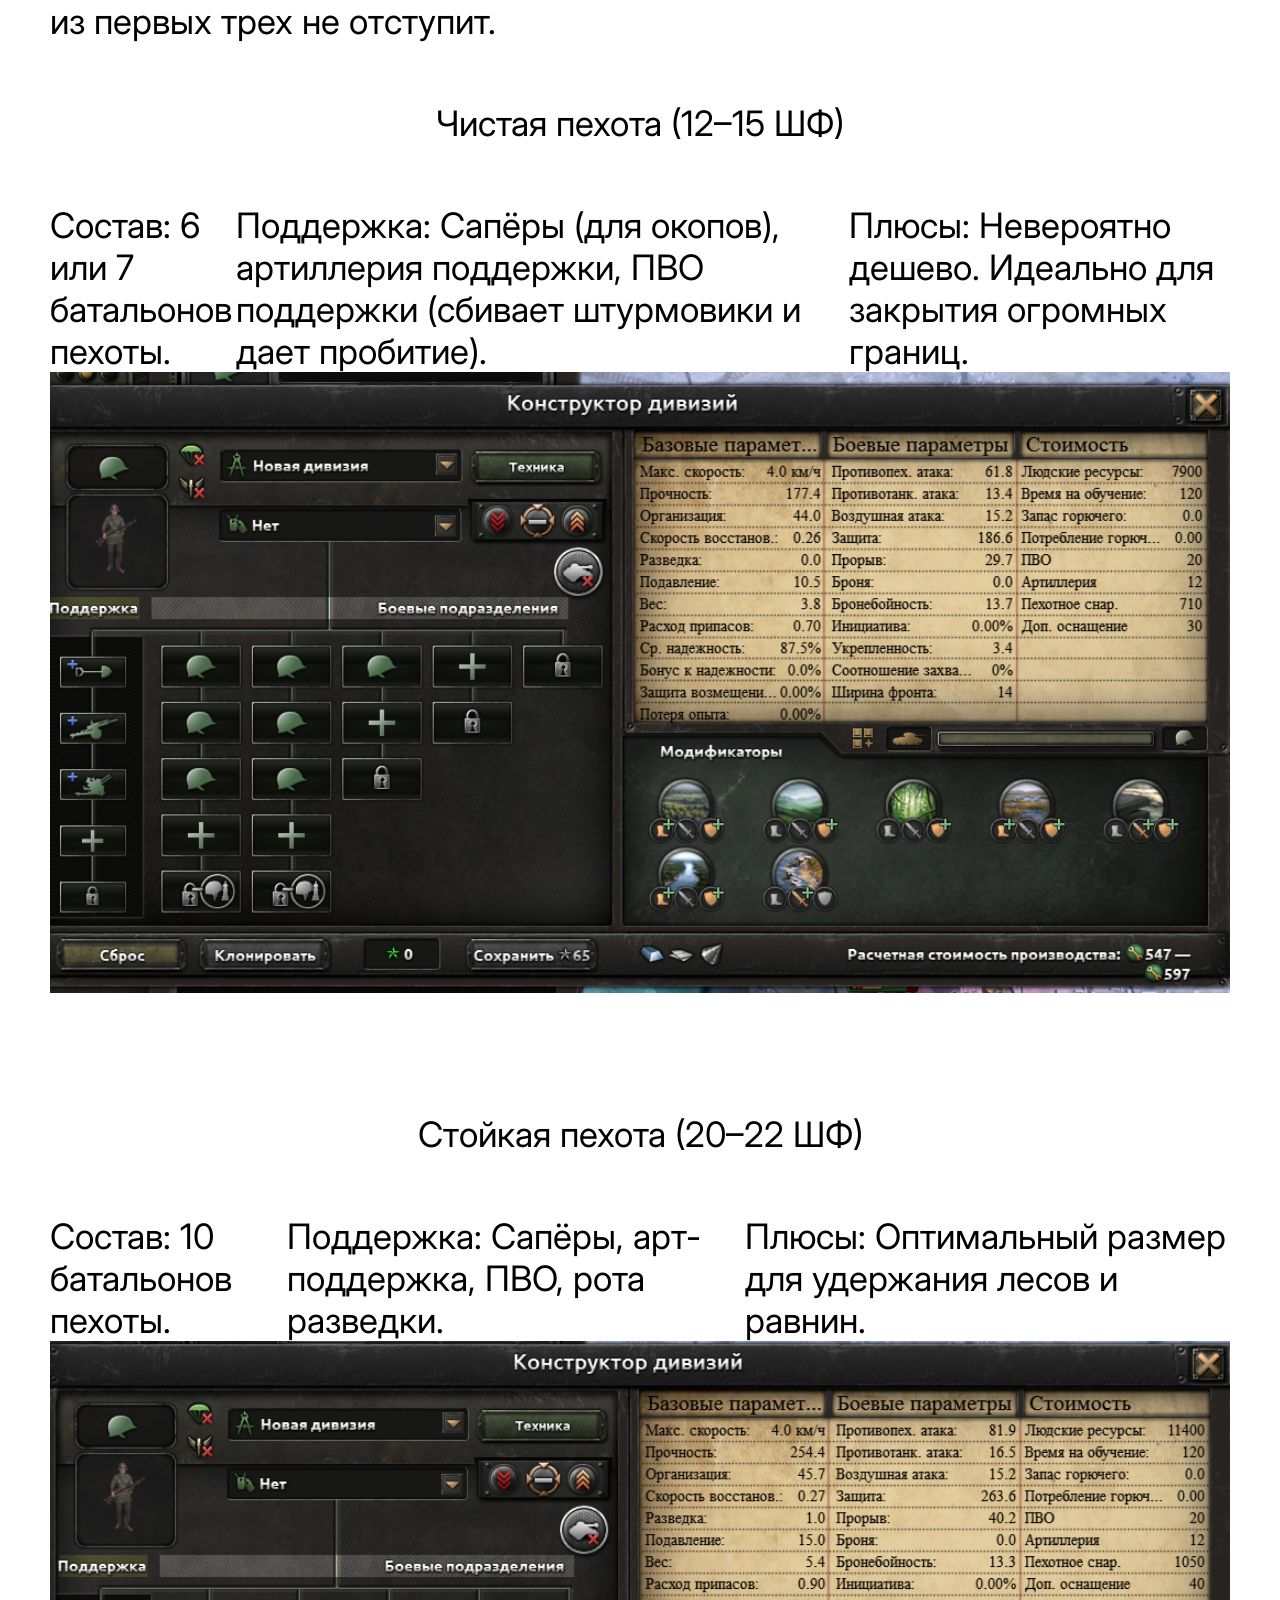
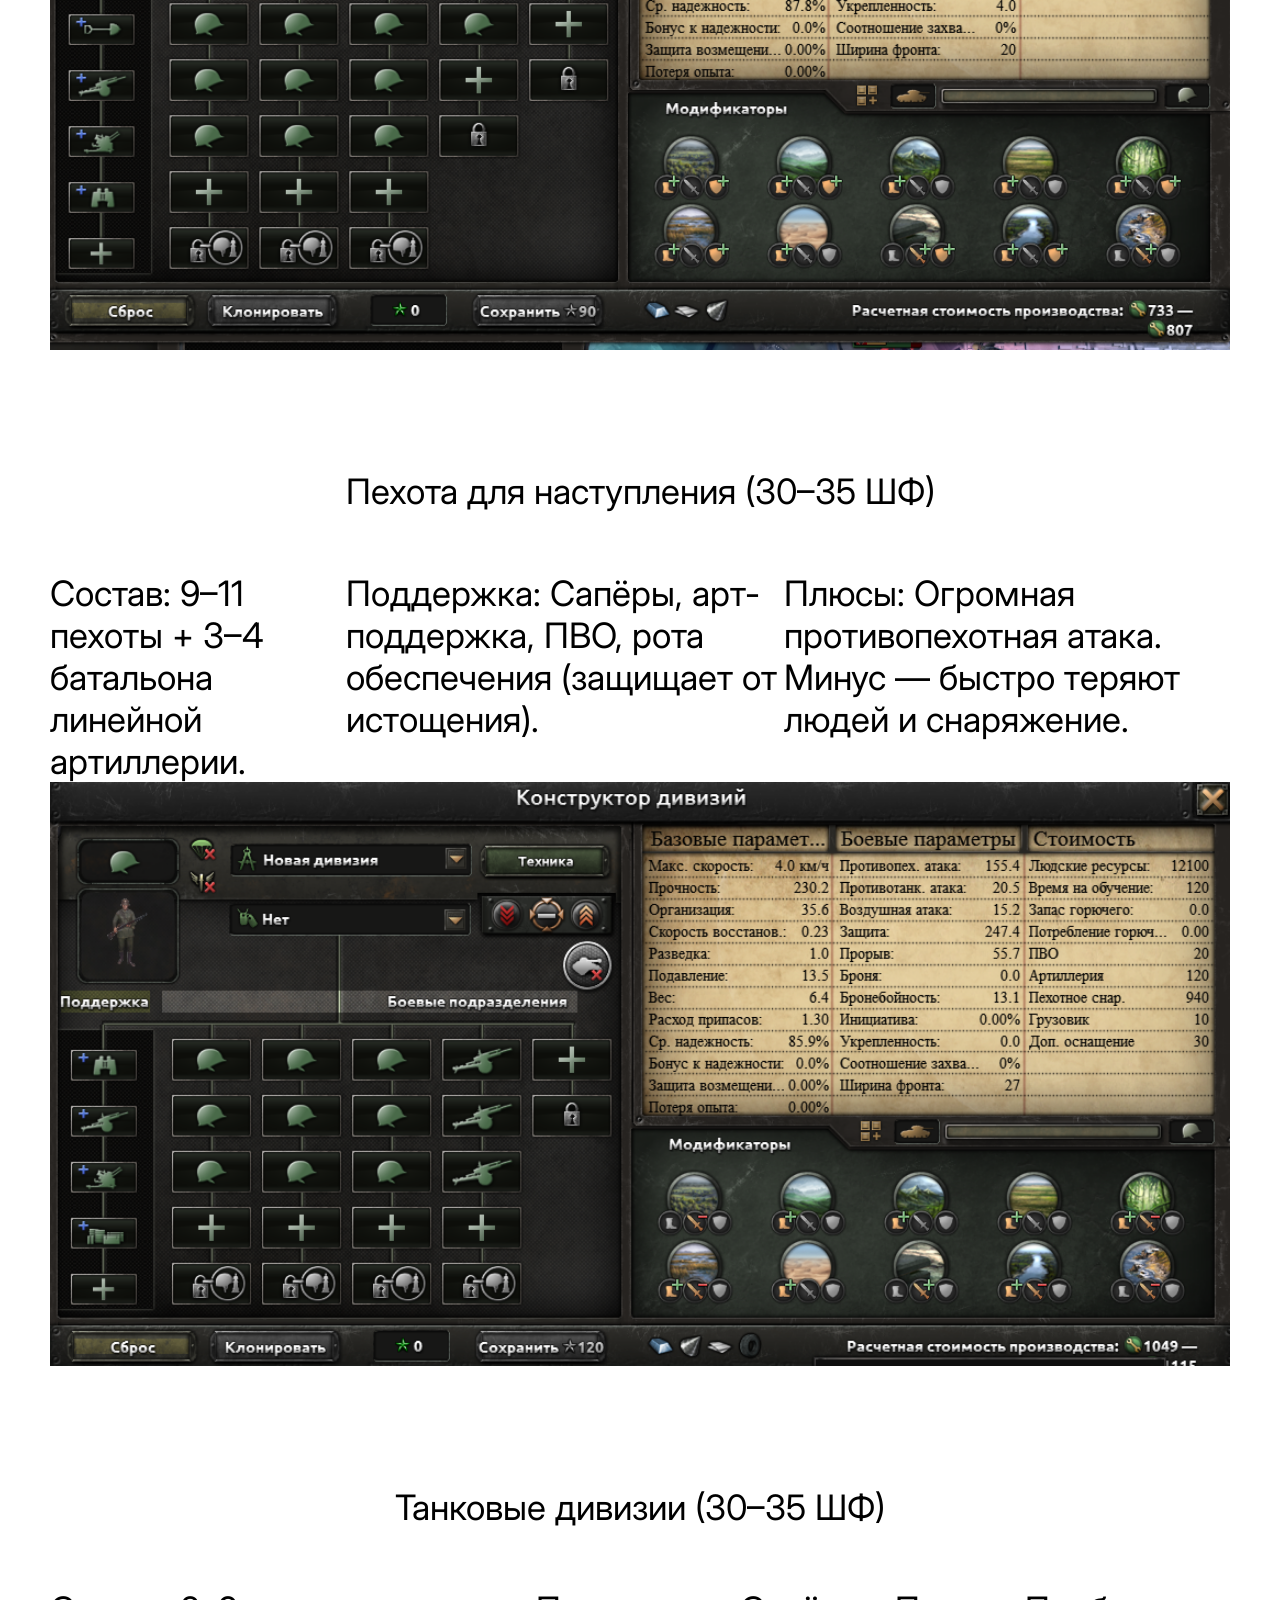
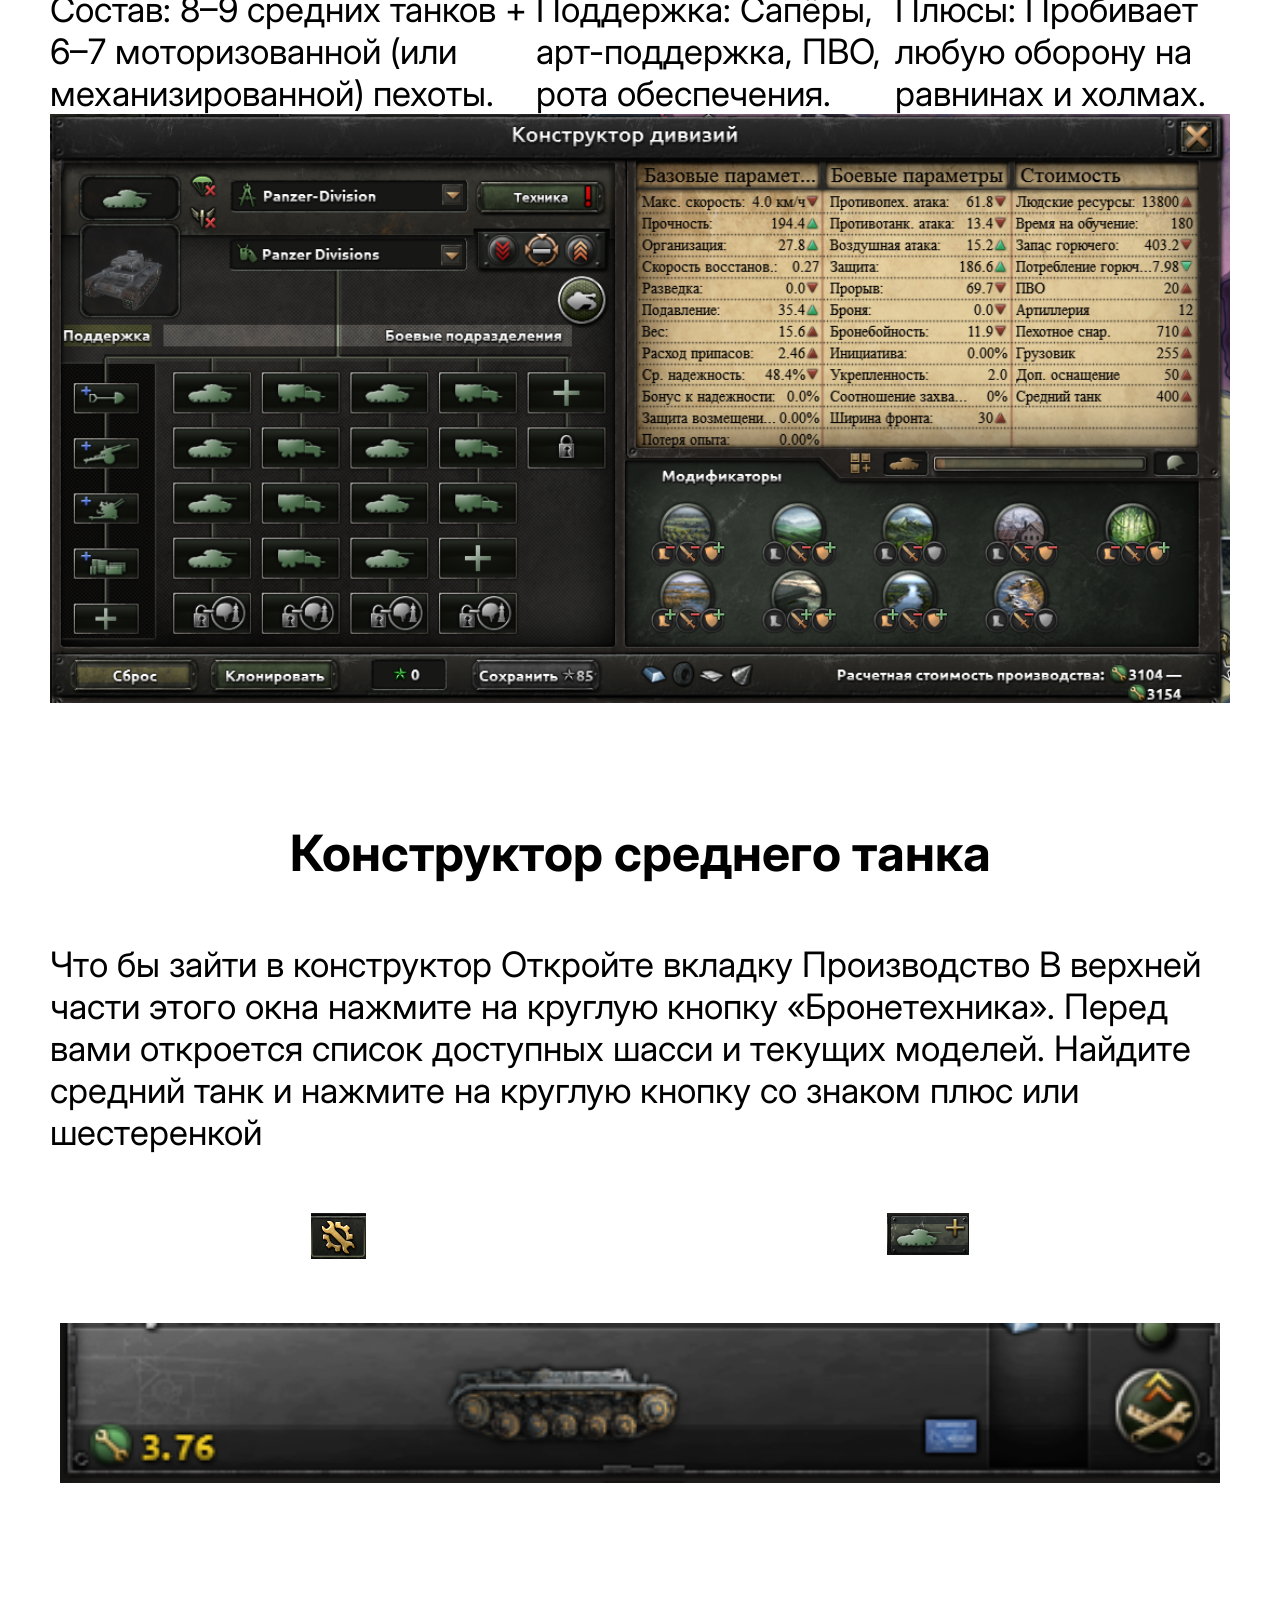
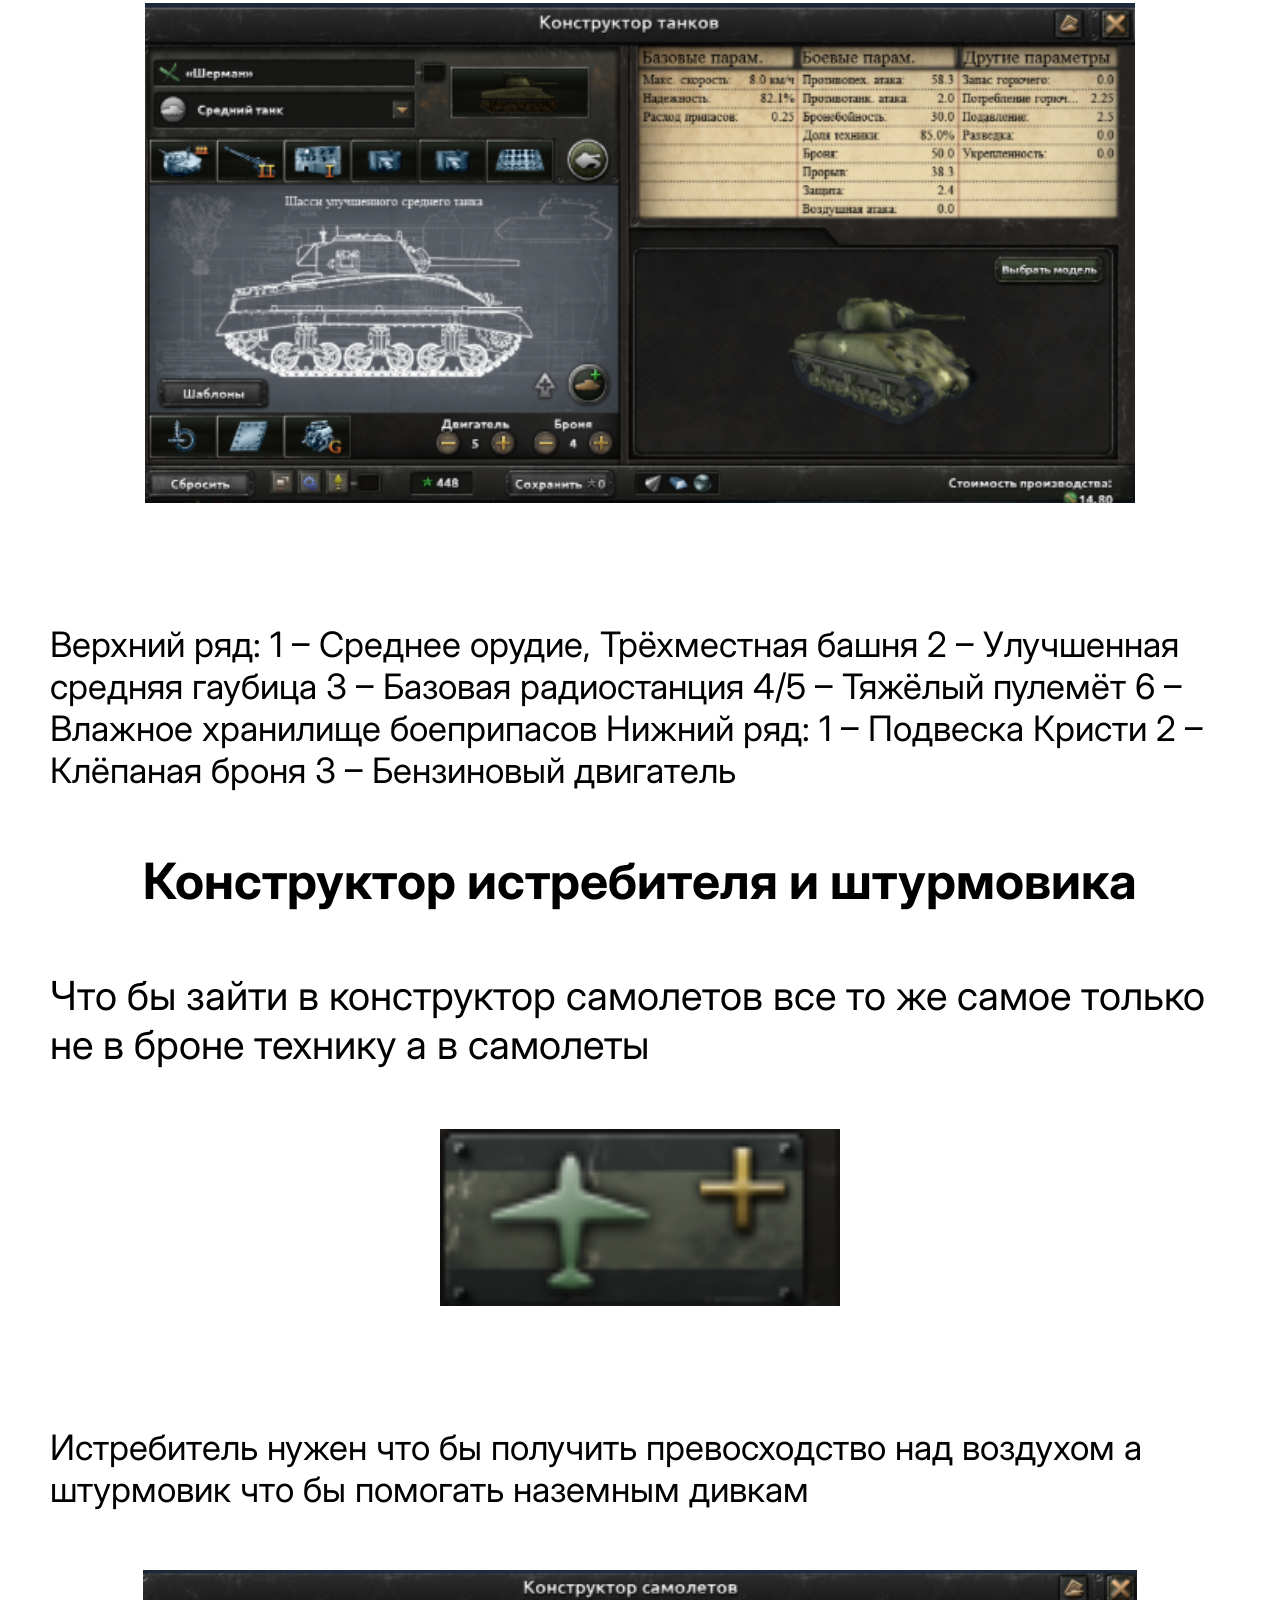
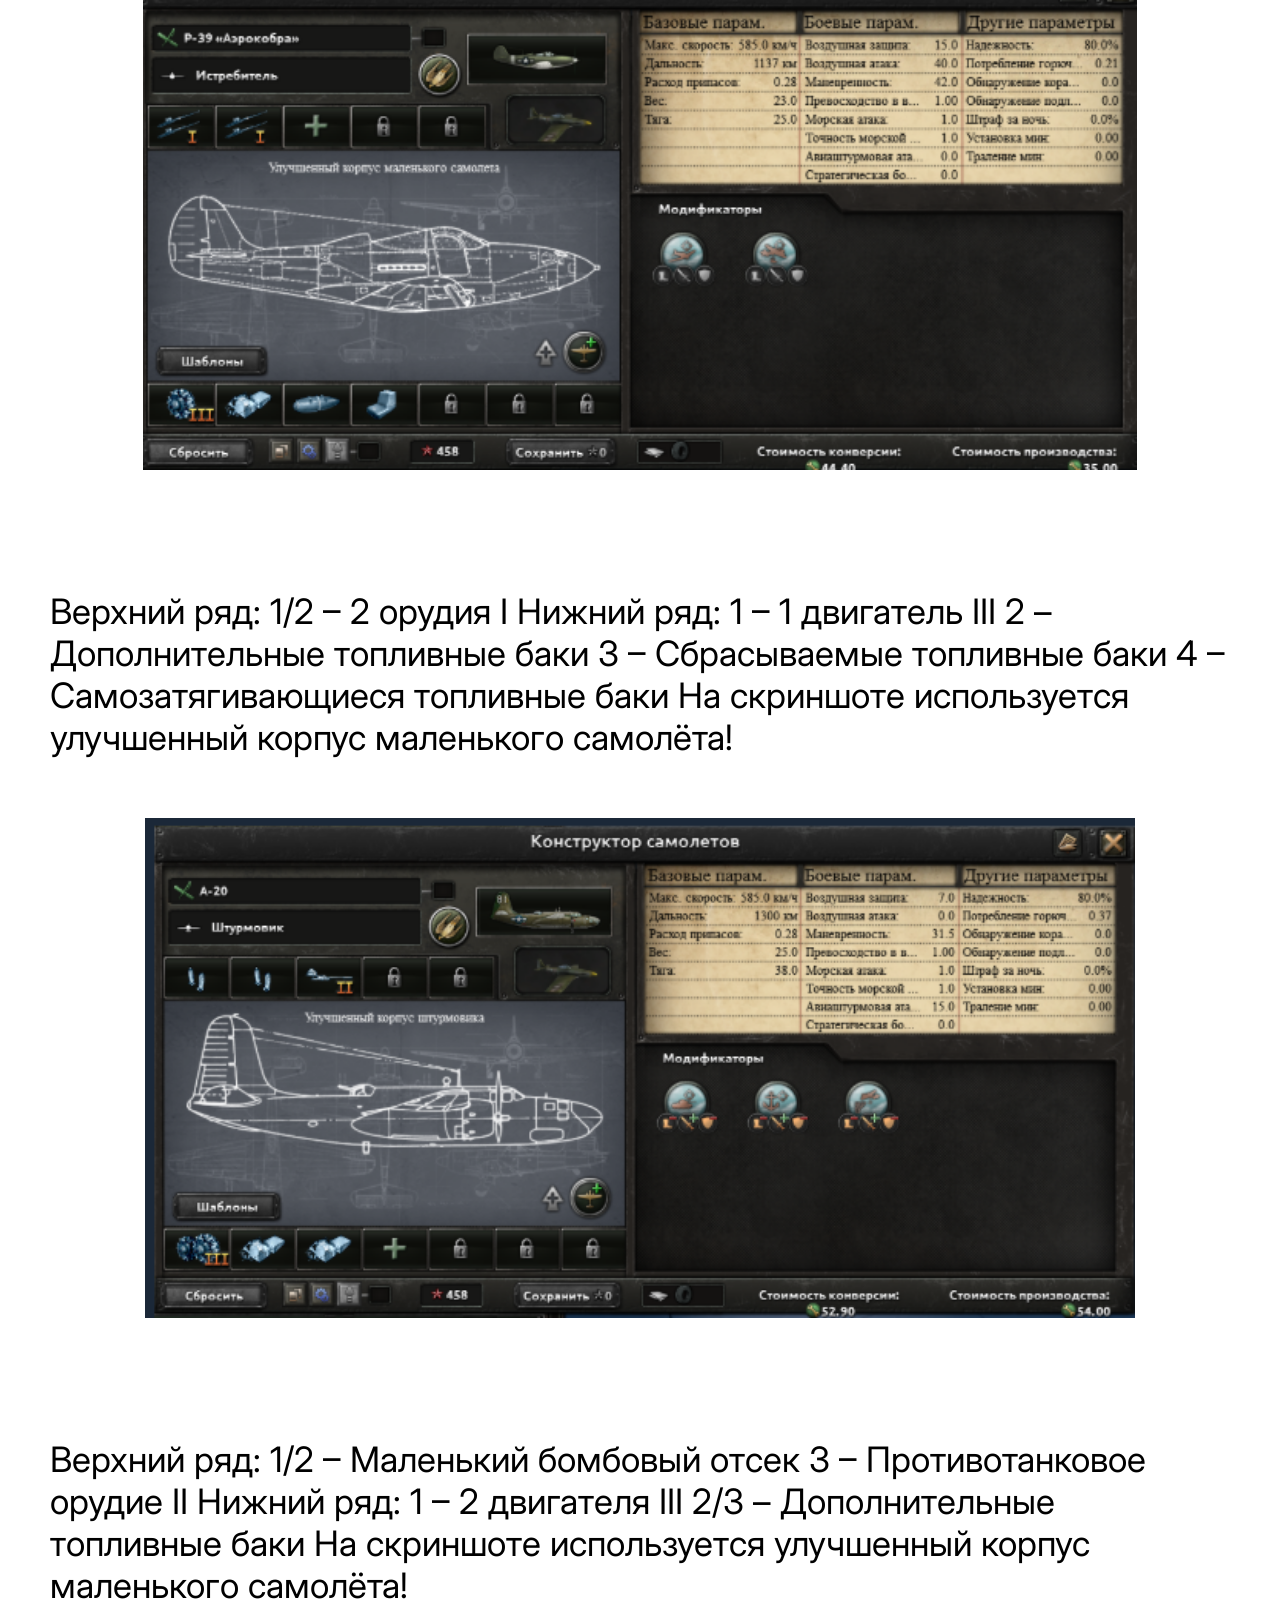
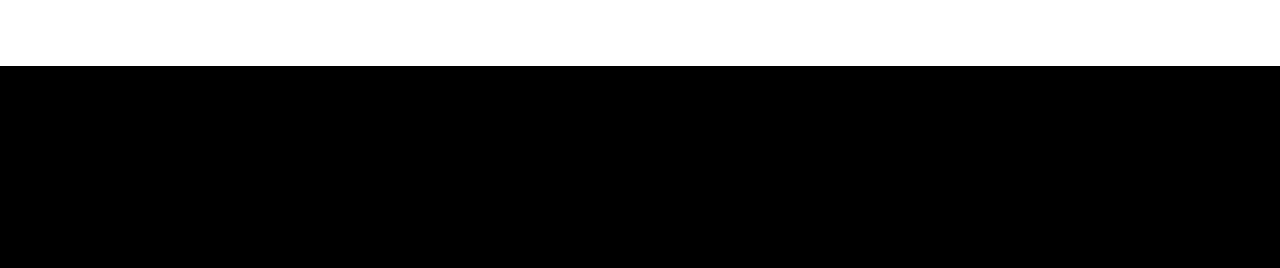
<file: index1.html>
<!doctype html>
<html lang="en">
<head>
    <meta charset="UTF-8">
    <meta name="viewport"
          content="width=device-width, user-scalable=no, initial-scale=1.0, maximum-scale=1.0, minimum-scale=1.0">
    <meta http-equiv="X-UA-Compatible" content="ie=edge">
    <link rel="stylesheet" href="style.css">
    <title>Practice</title>
</head>
<body>
    <input id="tema" type="checkbox">
    <header class="header">
        
        <div class="conntain contain__header">
            <a href="" class="logo header__logo">
                <img src="images/Hearts.png" alt="Hearts of iron 4" class="header_img">
            </a>
             <div class="burger-menu">
                <span></span>
            </div>
            <nav class="header__nav">
                <ul class="header__ul">
                    <li class="header__item1">
                        <a href="#main__h1" >Главное меню</a>
                    </li>
                    <li class="header__item2">
                        <a href="index.html" >Базовый гайд</a>
                    </li>
                    <li class="header__item3">
                        <a href="index1.html" >Шаблоны дивизий</a>
                    </li>
                    <li class="header__item4">
                        <a href="index2.html" >Гайд по интересным странам</a>
                    </li>
                    <li>
                        <label class="tema" for="tema">Tema</label>
                    </li>
                </ul>
            </nav>
        </div>
    </header>
    
    <main>
        <section class="hero">
            <div class="contain hero__contain">
                <div class="hore__contain">
                    <div class="pystushka"></div>
                    <h1 id="main__h1">Приветствую в этом раздели вы узнаете какие шаблоны дивизий делать для разных задач. </h1>

                </div>
            </div>
        </section>
        
        <main>
            <section name="" id="" class="shablon">
                <div class="contain shablon__contener">
                    <p class="shablon_p">
                        Начнем с начала что бы сделать свой  шаблон вам понадобится опыт армии
                    Что бы его получить тренеруйте девизии или что бы ваши дивки с кем то воевали не обезательно находится в войне можно просто отправить добровольцев к стране каторая уже воюет в начале игры это обычно либо Гражданская война в Испании или война Китая с Японией
                    </p>
                    
                    <h2 class="shablon__h1__razmesh">
                        Как делать шаблоны?
                    </h2>
                    
                    <div class="shablon_div">

                    <p class="shabkon__p__razmesh">Заходите в набор и размешенье и нажимаете на коструктор дивизий далее даете названиее своему шаблону и создаете свой шаблон. Изночально он будет пустой но мы его скоро заполним</p>
                    </div>
                    
                    <div class="shablon__div">
                        <img src="images/konstryktor.png" alt="" class="shablon__img">
                        <img src="images/sozdat.png" alt="" class="shablon__img1">
                    </div>
                    
                    <div class="BRAZIL">
                    <img src="images/pysto.png" alt="" class="shablon__img2">
                    </div>
                </div>
                
            </section>
            <section>
                <div class="contain shablon__contener">
                    <p class="shablon_shv">
                    Что такое ШФ это лимит поля боя.У каждого сражения в игре есть максимальный объем «места» (ширина фронта). Этот лимит зависит от типа местности, где идет бой (равнины, горы, города, леса).
                    </p>
                    <p class="shablon_shv">
                        Пример: Если лимит боя в лесу равен 60 единицам, а ваша дивизия имеет ШФ 20, то в бой поместятся ровно 3 ваши дивизии (20 + 20 + 20 = 60). Четвертая дивизия встанет в резерв и не будет стрелять, пока одна из первых трех не отступит.
                    </p>
                </div>
            </section>
            <section>
                <div class="contain  shablon__contener">
                    <p class="shablon__p__pexota">
                        Чистая пехота (12–15 ШФ)
                    </p>
                    <ol class="plus_sostav">
                        <li class="sistav">
                            Состав: 6 или 7 батальонов пехоты.
                        </li>
                        <li class="sistav">
                            Поддержка: Сапёры (для окопов), артиллерия поддержки, ПВО поддержки (сбивает штурмовики и дает пробитие).
                        </li>
                        <li class="sistav">
                            Плюсы: Невероятно дешево. Идеально для закрытия огромных границ.
                        </li>
                    </ol>
                    <div class="BRAZIL">
                    <img src="images/deshivo.png" alt="" class="shablon__pexot">
                    </div>
                    
                    <p class="shablon__p__pexota">
                        Стойкая пехота (20–22 ШФ)
                    </p>
                    
                    <ol class="plus_sostav">
                        <li class="sistav">
                            Состав: 10 батальонов пехоты.
                        </li>
                        <li class="sistav">
                            Поддержка: Сапёры, арт-поддержка, ПВО, рота разведки.
                        </li>
                        <li class="sistav">
                            Плюсы: Оптимальный размер для удержания лесов и равнин.
                        </li>
                    </ol>
                    <div class="BRAZIL">
                    <img src="images/oborono.png" alt="" class="shablon__pexot">
                    </div>
                    
                    <p class="shablon__p__pexota">
                        Пехота для наступления (30–35 ШФ)
                    </p>
                
                    <ol class="plus_sostav">
                        <li class="sistav">
                            Состав: 9–11 пехоты + 3–4 батальона линейной артиллерии.
                        </li>
                        <li class="sistav">
                            Поддержка: Сапёры, арт-поддержка, ПВО, рота обеспечения (защищает от истощения).
                        </li>
                        <li class="sistav">
                            Плюсы: Огромная противопехотная атака. Минус — быстро теряют людей и снаряжение.
                        </li>
                    </ol>
                
                    <div class="BRAZIL">
                    <img src="images/shablonataka.png" alt="" class="shablon__pexot">
                    </div>
        
                    <p class="shablon__p__pexota">
                        Танковые дивизии (30–35 ШФ)
                    </p>
            
                    <ol class="plus_sostav">
                        <li class="sistav">
                            Состав: 8–9 средних танков + 6–7 моторизованной (или механизированной) пехоты.
                        </li>
                        <li class="sistav">
                            Поддержка: Сапёры, арт-поддержка, ПВО, рота обеспечения.
                        </li>
                        <li class="sistav">
                            Плюсы: Пробивает любую оборону на равнинах и холмах.
                        </li>
                    </ol>
                    <div class="BRAZIL">
                    <img src="images/divkatank.png" alt="" class="shablon__pexot">
                    </div>
            </div>
            </section>
            <section>
                <div class="contain shablon__contener">
                        <h1 class="shablon_konstryktor">
                        Конструктор среднего танка
                    </h1>
                    
                    <p class="shablon__p_konstryktor">
                        Что бы зайти в конструктор Откройте вкладку Производство
                        В верхней части этого окна нажмите на круглую кнопку «Бронетехника».
                        Перед вами откроется список доступных шасси и текущих моделей. Найдите средний танк и нажмите на круглую кнопку со знаком плюс или шестеренкой 
                    </p>
                    
                    <ul class="shablon__konstrktor">
                        <li><img src="images/proizvotstvo.png" alt="" class="shablon__img_konstryktor"></li>
                        <li><img src="images/bronetexnika.png" alt="" class="shablon__img_konstryktor1"></li>
                        
                    </ul>
                    
                    <div class="BRAZIL">
                        <img src="images/korpys.png" alt="" class="shablon__img1_konstryktor">
                    </div>
                </div>
            </section>
            <section>
                <div class="contain shablon__contener">
                    
                <div class="BRAZIL">
                    <img src="images/tankkonstryktor.png" alt="" class="shablon_tank">
                </div>
                
                <p class="shablon_tank_p">
                    Верхний ряд:  1 – Среднее орудие, Трёхместная башня 2 – Улучшенная средняя гаубица 3 – Базовая радиостанция 4/5 – Тяжёлый пулемёт 6 – Влажное хранилище боеприпасов  Нижний ряд:  1 – Подвеска Кристи 2 – Клёпаная броня 3 – Бензиновый двигатель
                </p>
                
                <h1 class="Konstryktor_Ustebitel">
                    Конструктор истребителя и штурмовика
                </h1>
                </div>
            </section>
            <section>
                <div class="contain shablon__contener">
                    <p class="Konstryktor_p-Ustrebutel">
                                        
                        Что бы зайти в конструктор самолетов все то же самое только не в броне технику а в самолеты
                    </p>
                
                    <div class="BRAZIL">
                        <img src="images/samolet.png" alt="" class="Ustrebutel_img">
                    </div>
                
                    <p class="Konstryktor_Vozdyx">
                        Истребитель нужен что бы получить превосходство над воздухом а штурмовик что бы помогать наземным дивкам
                    </p>
                
                    <div class="BRAZIL">
                        <img src="images/styrm.png" alt="" class="shablon_tank">
                    </div>
                
                    <p class="shablon_tank_p">
                        Верхний ряд:  1/2 – 2 орудия I  Нижний ряд:  1 – 1 двигатель III 2 – Дополнительные топливные баки 3 – Сбрасываемые топливные баки 4 – Самозатягивающиеся топливные баки  На скриншоте используется улучшенный корпус маленького самолёта!
                    </p>
                    
                    <div class="BRAZIL">
                        <img src="images/samoletkonstryktor.png" alt="" class="shablon_tank">
                    </div>
                    
                    <p class="shablon_tank_p">
                        Верхний ряд:  1/2 – Маленький бомбовый отсек 3 – Противотанковое орудие II  Нижний ряд:  1 – 2 двигателя III 2/3 – Дополнительные топливные баки  На скриншоте используется улучшенный корпус маленького самолёта!
                    </p>
                </div>
            </section>
                
                
                
                
               
                
                
                
            
        </main>
        <footer>
        <p class="header"> Все права защищены.Мы не связаны с разработчиками игры.</p>
    </footer>
    

    <script src="script.js">
       
    </script>
</body>
</html>
</file>
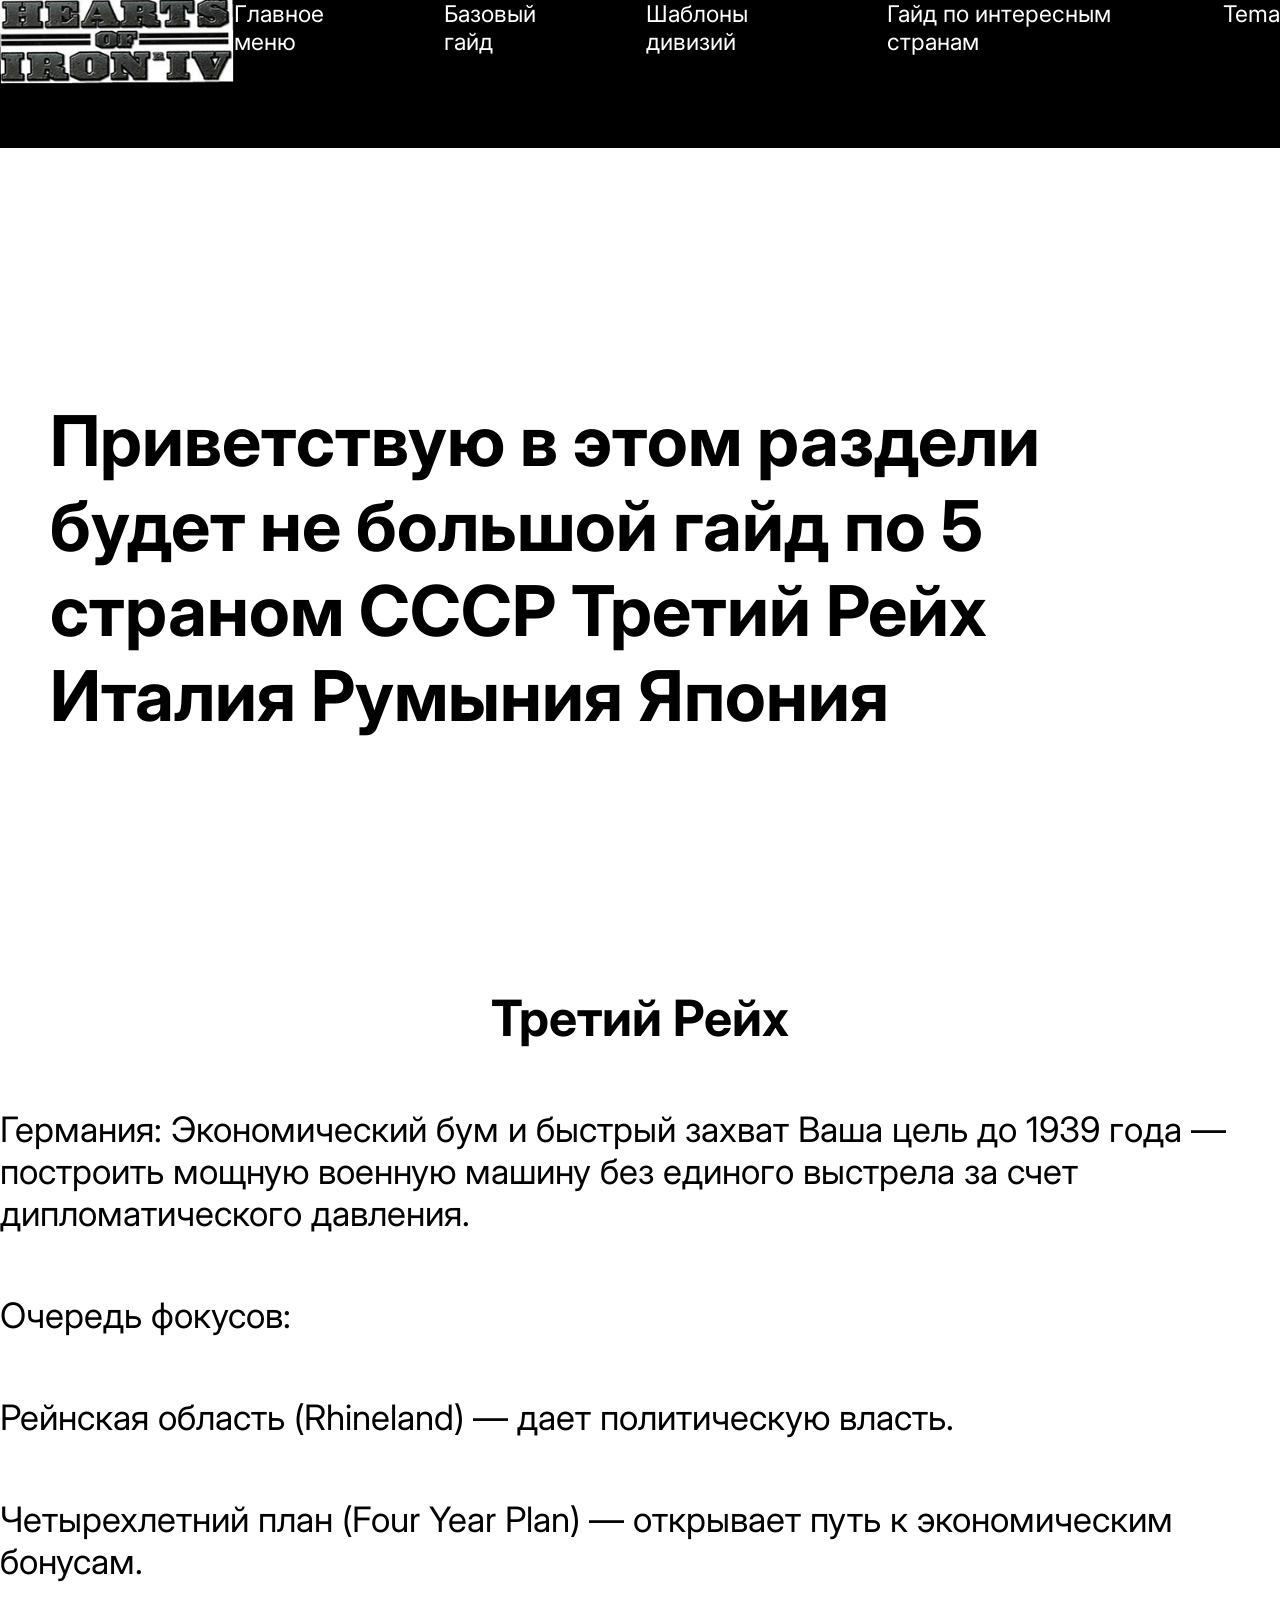
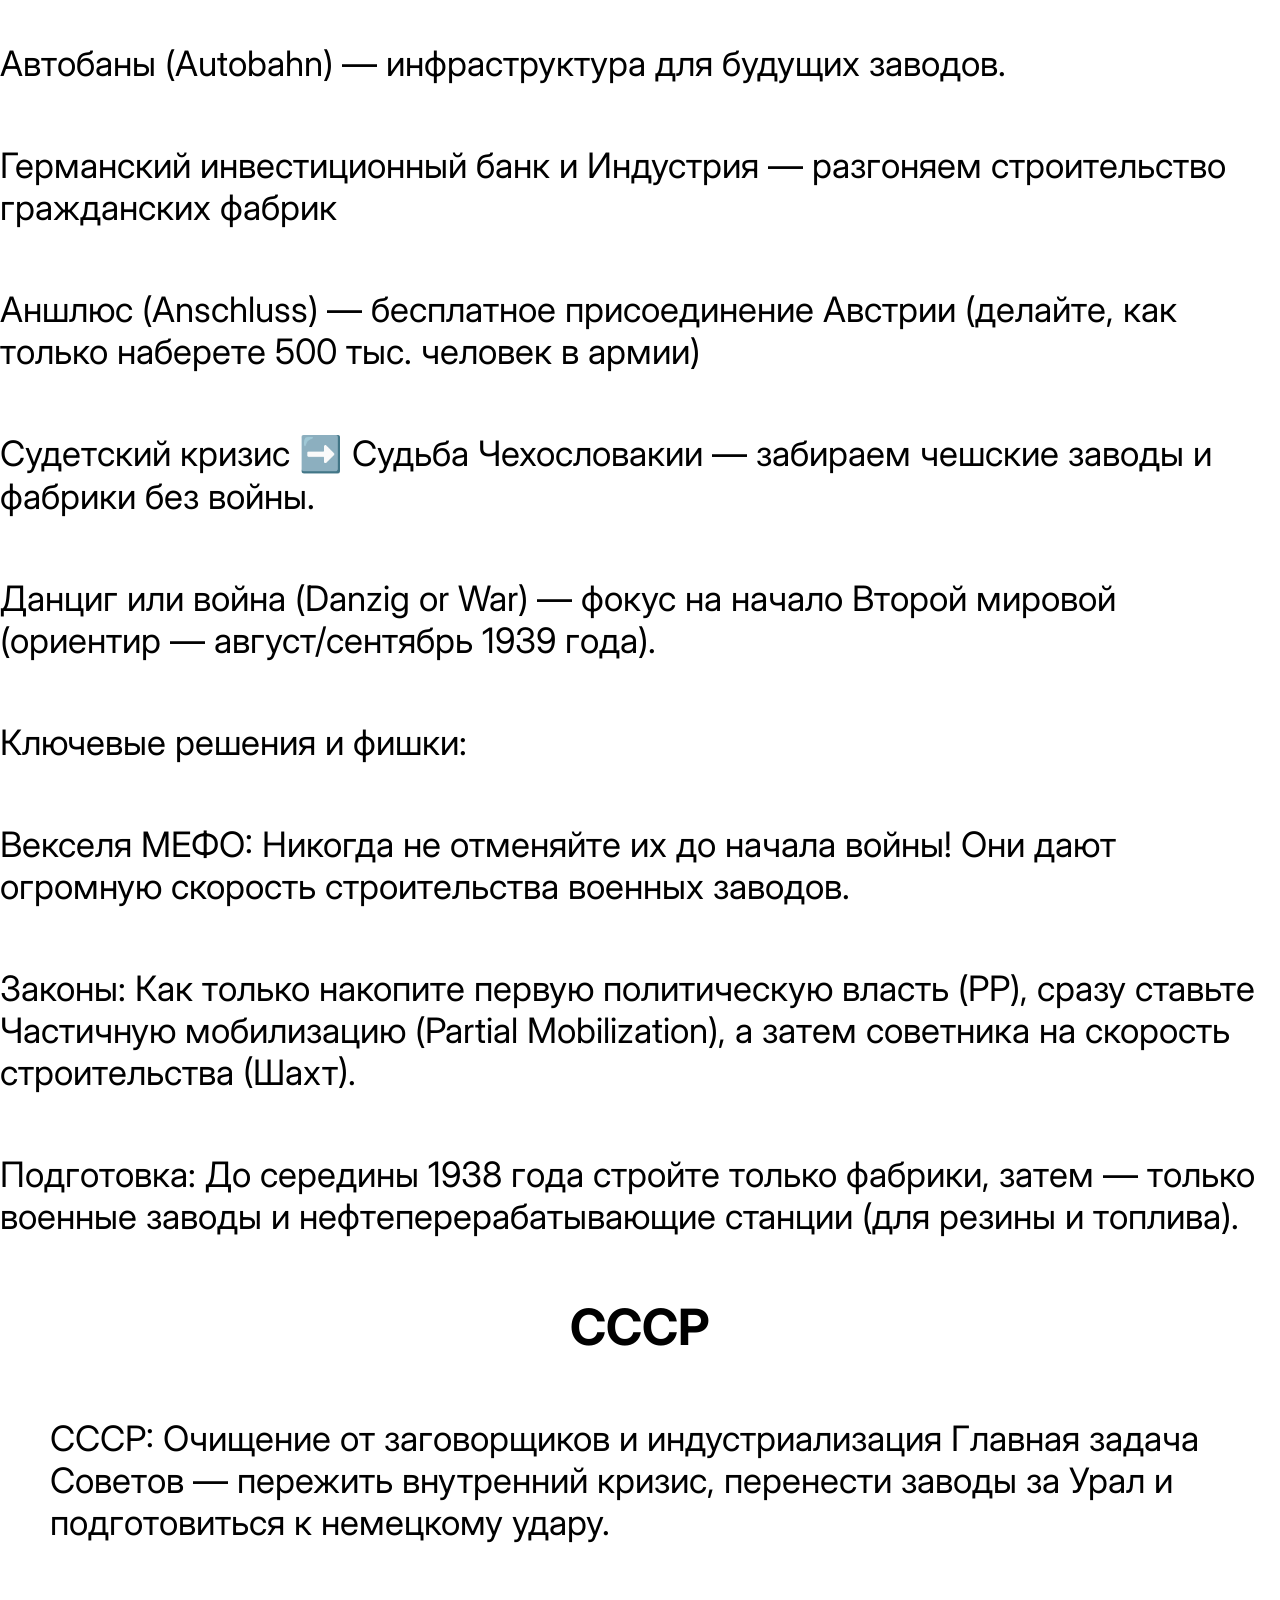
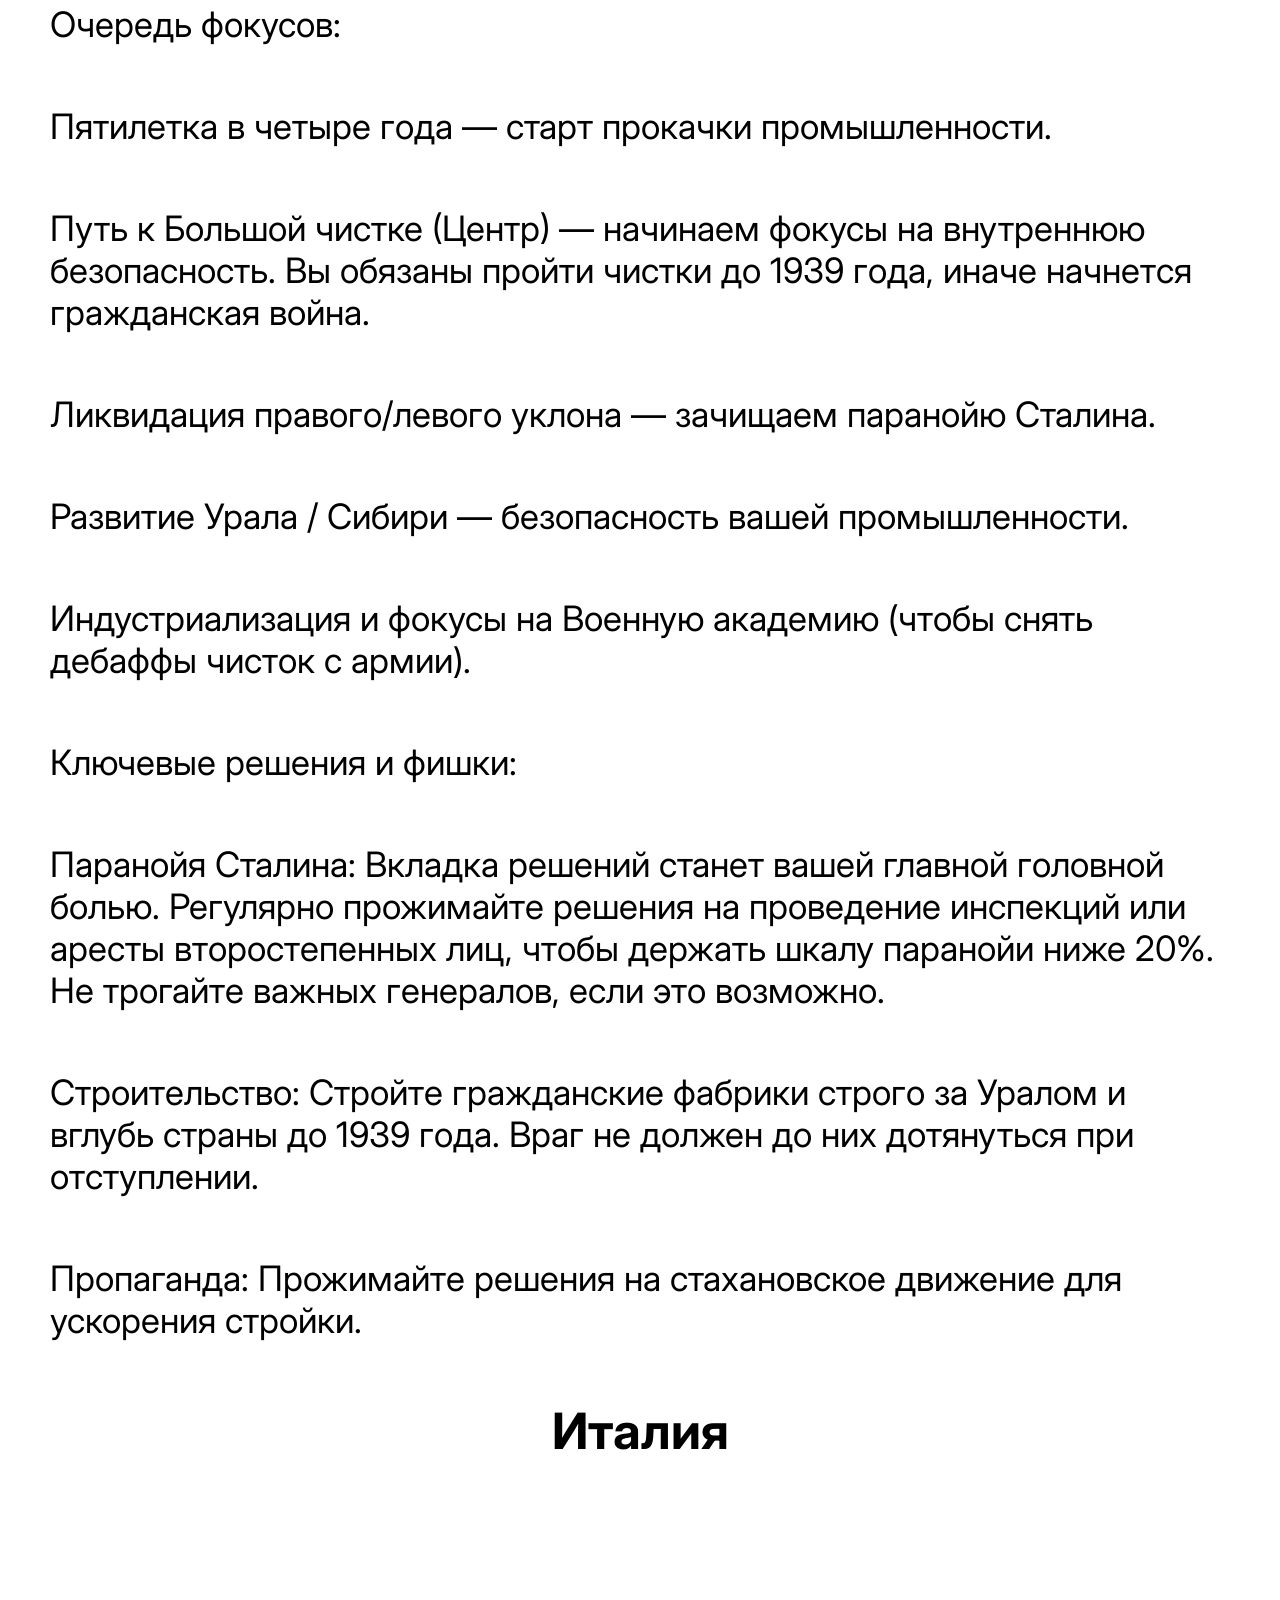
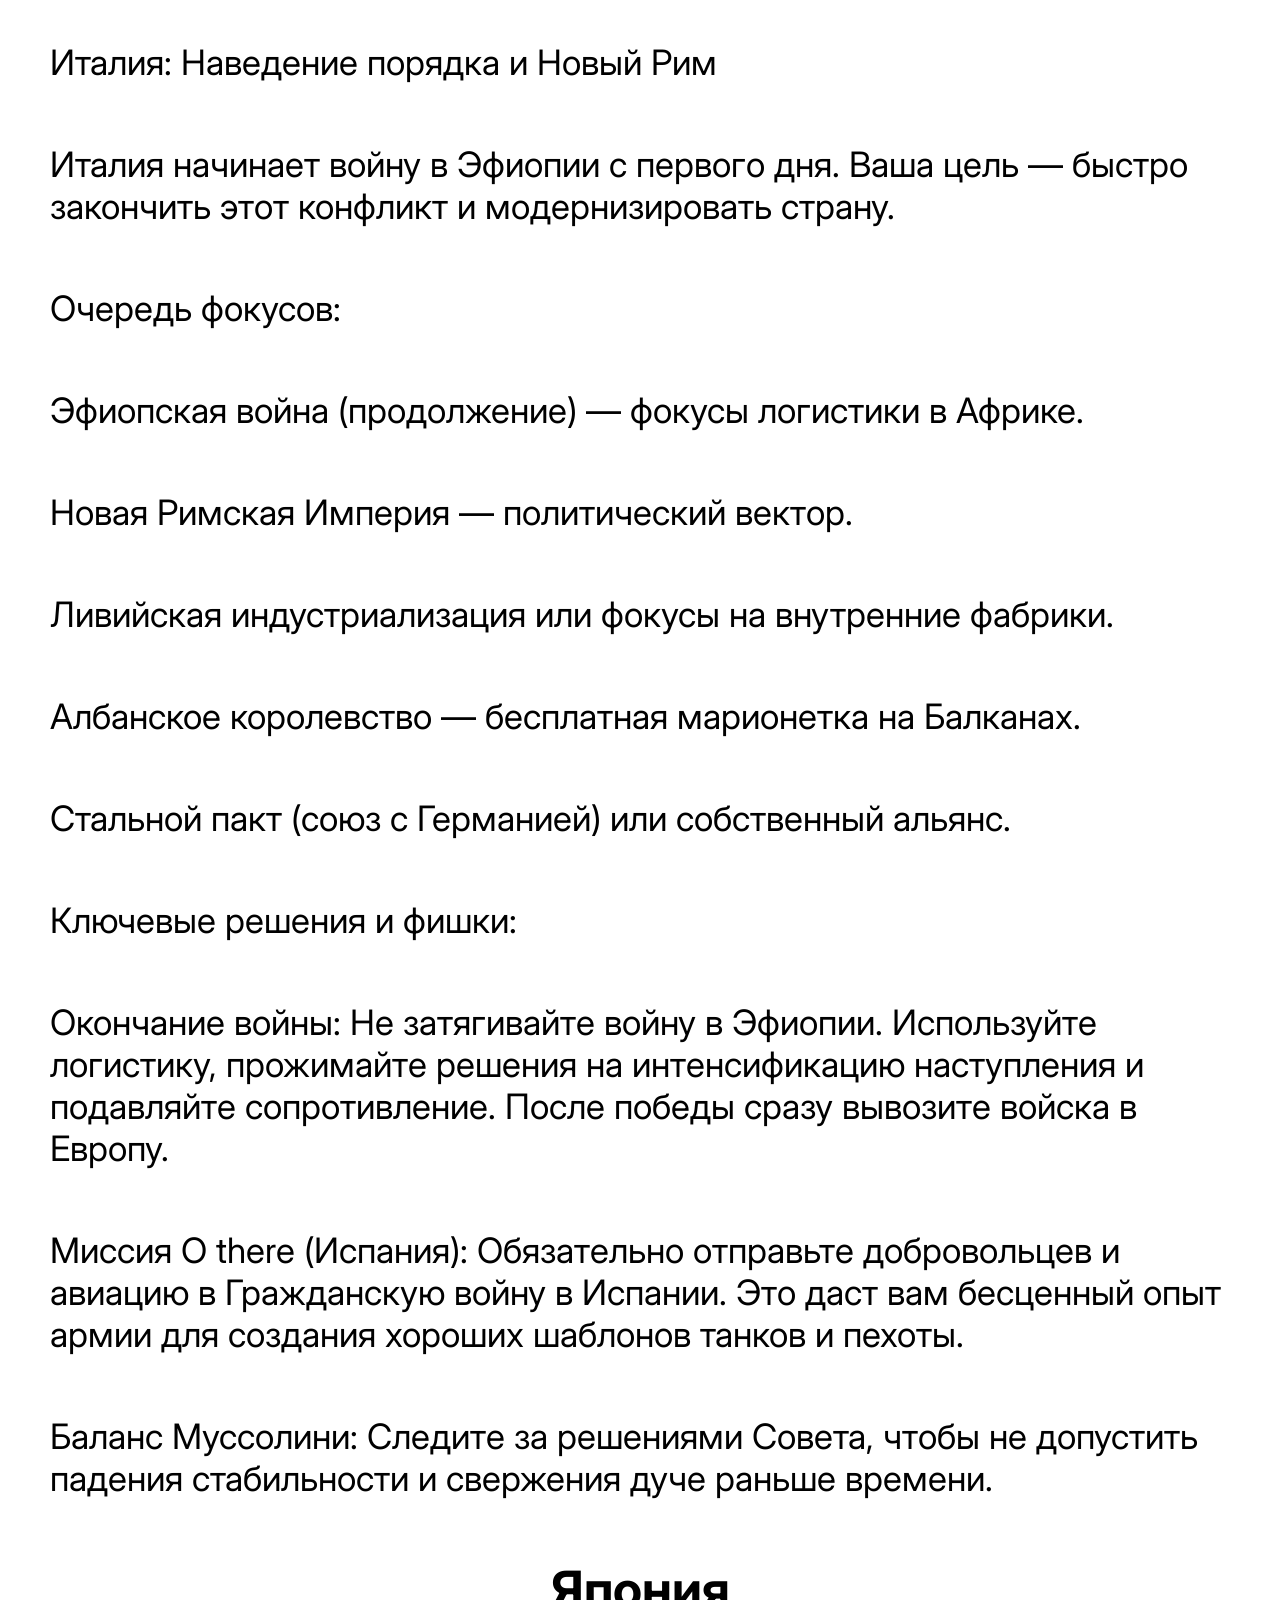
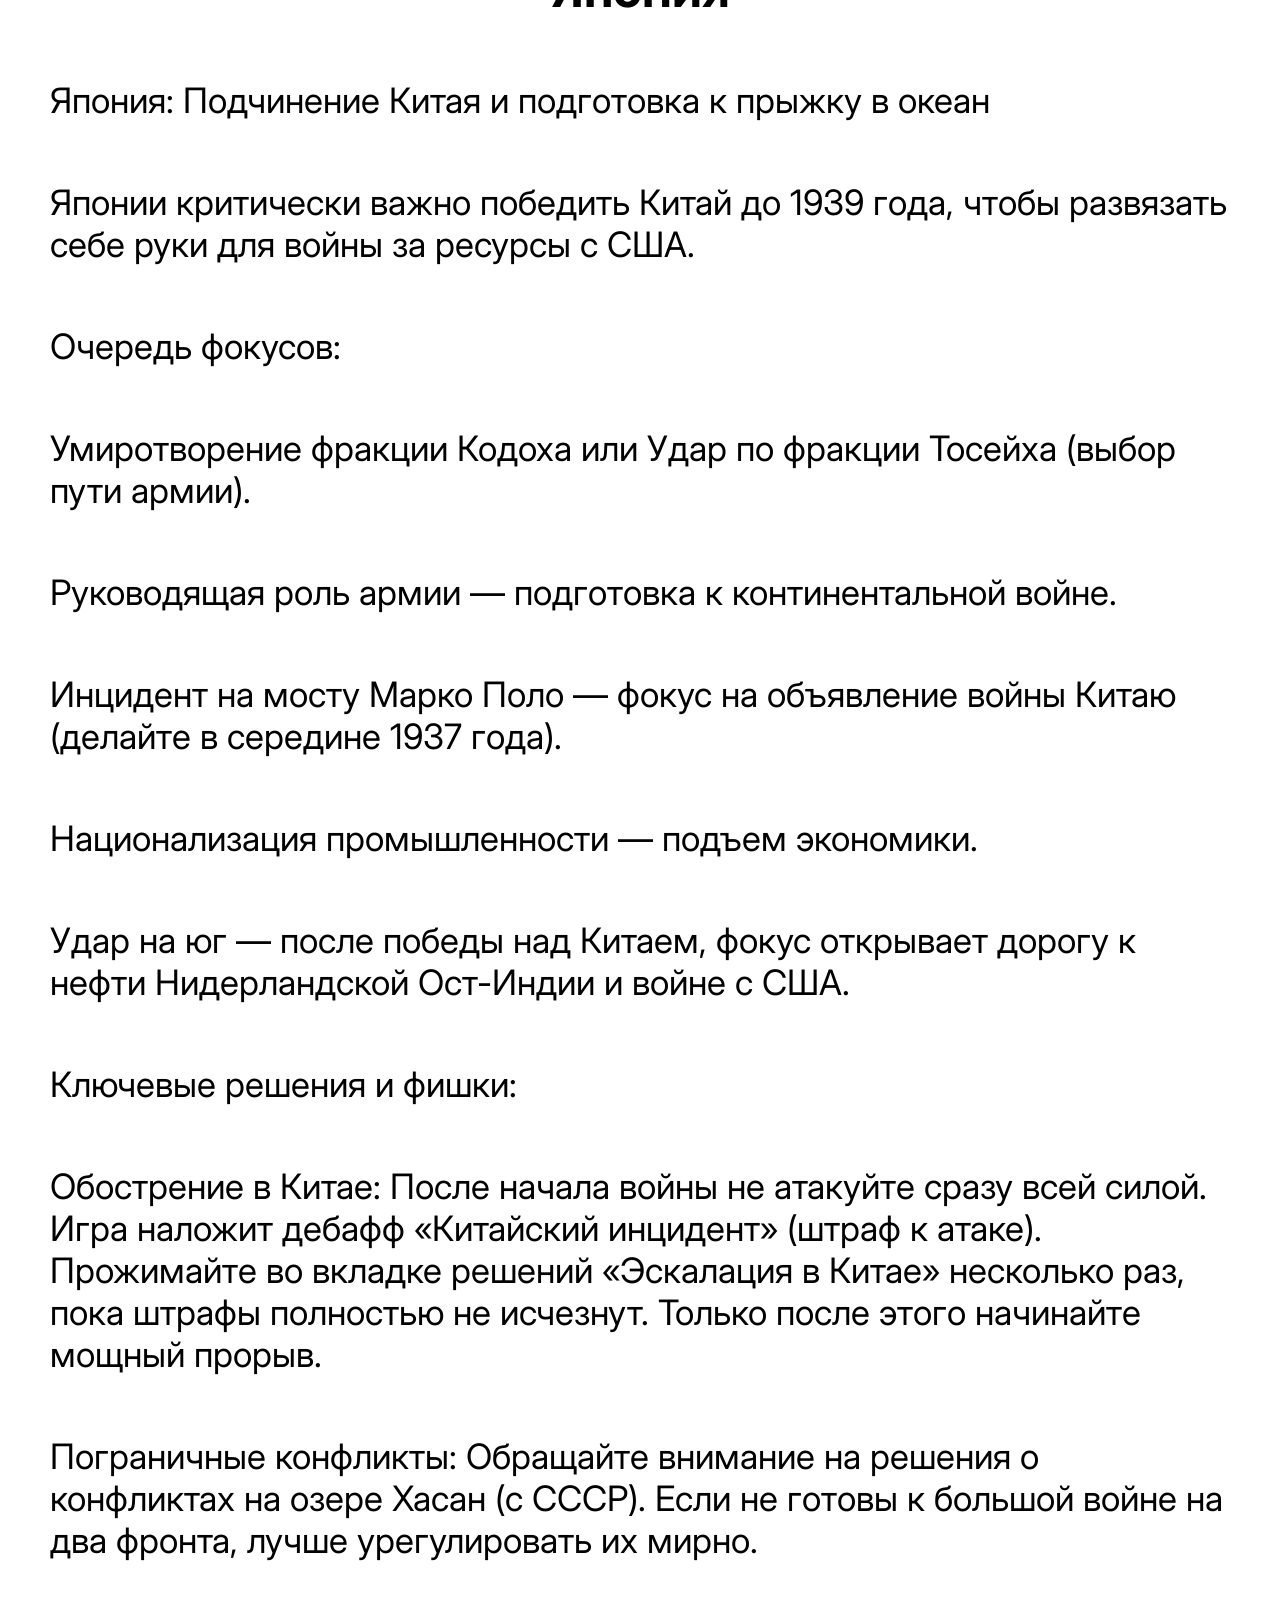
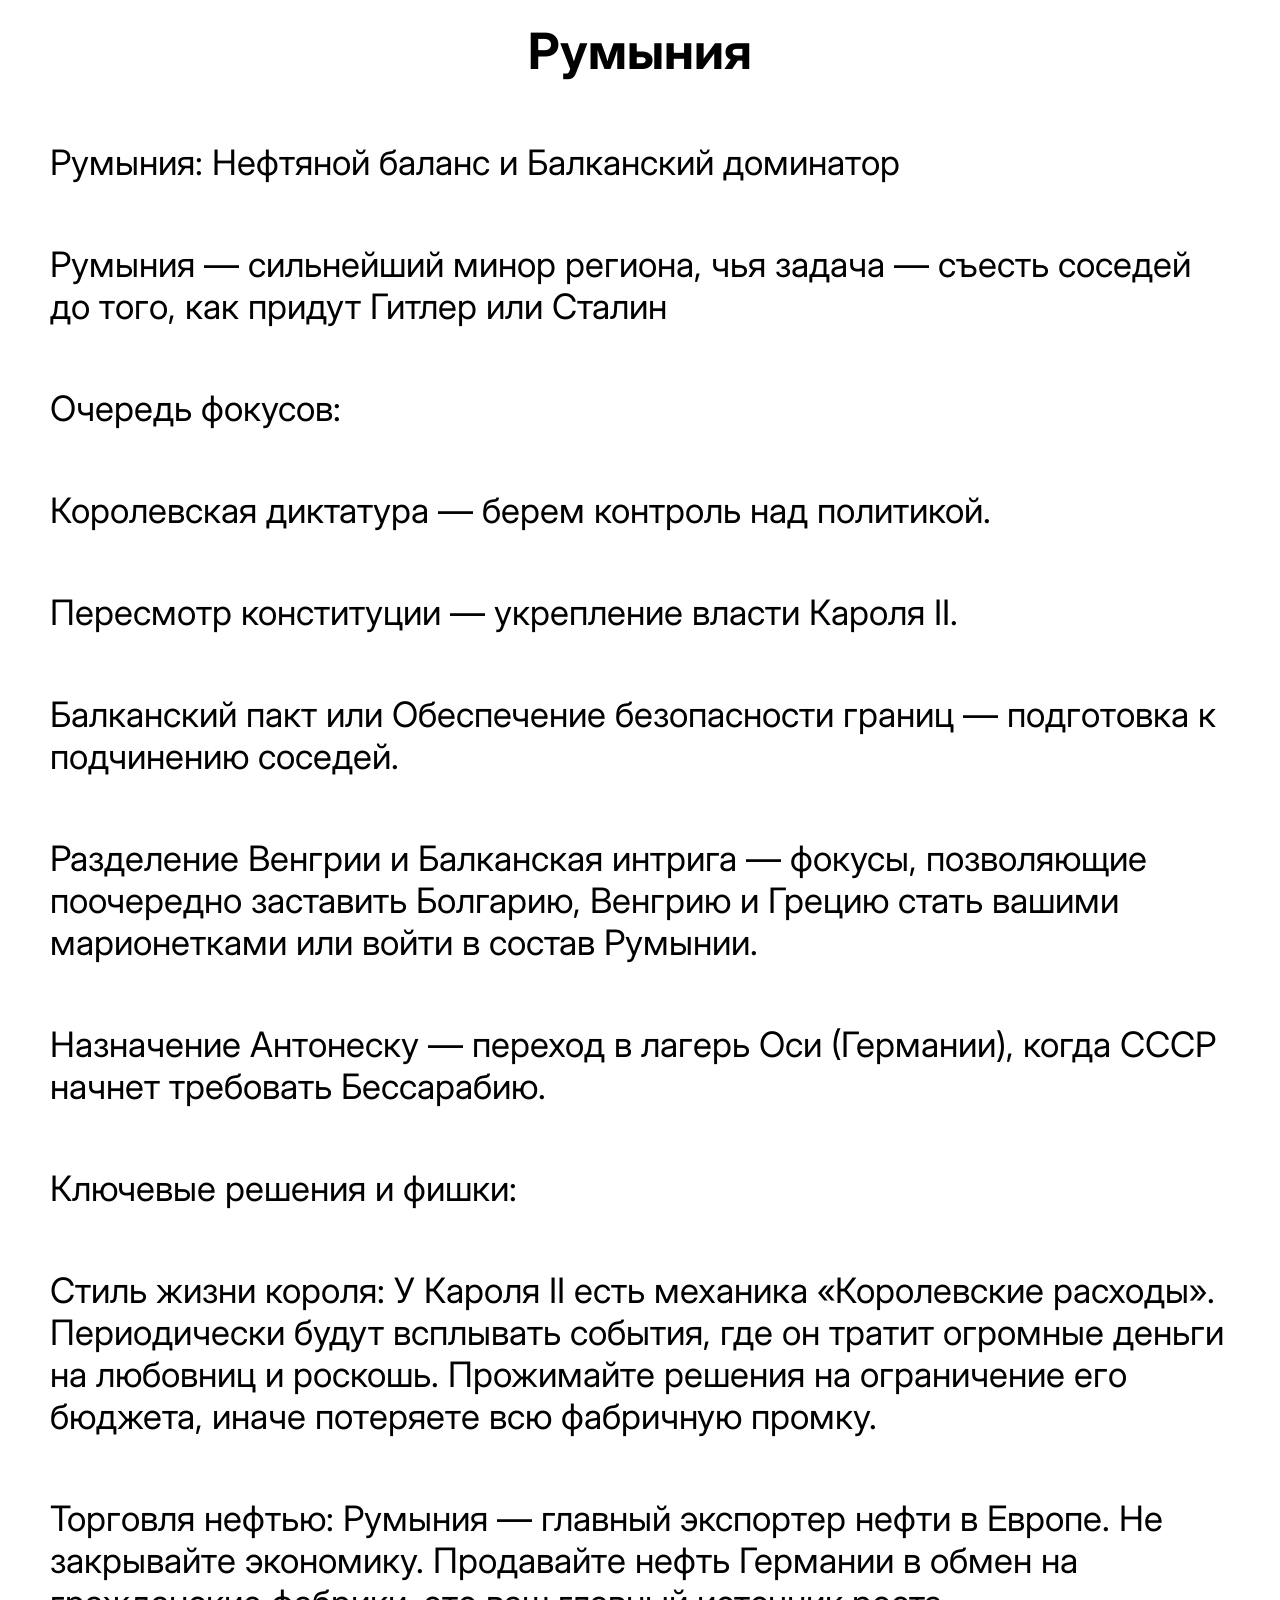
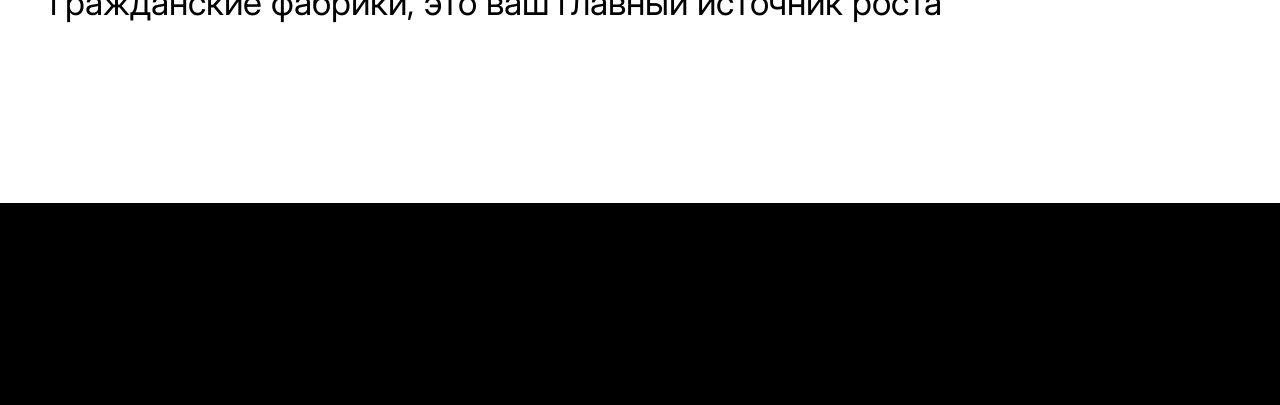
<file: index2.html>
<!doctype html>
<html lang="en">
<head>
    <meta charset="UTF-8">
    <meta name="viewport"
          content="width=device-width, user-scalable=no, initial-scale=1.0, maximum-scale=1.0, minimum-scale=1.0">
    <meta http-equiv="X-UA-Compatible" content="ie=edge">
    <link rel="stylesheet" href="style.css">
    <title>Hearts of iron 4</title>
</head>
<body>
    <input id="tema" type="checkbox">
    <span class="custom-picture"></span>
    <header class="header">
        
        <div class="conntain contain__header">
            <a href="" class="logo header__logo">
                <img src="images/Hearts.png" alt="Hearts of iron 4" class="header_img">
            </a>
             <div class="burger-menu">
                <span></span>
            </div>
            <nav class="header__nav">
                <ul class="header__ul">
                    <li class="header__item1">
                        <a href="#main__h1" >Главное меню</a>
                    </li>
                    <li class="header__item2">
                        <a href="index.html" >Базовый гайд</a>
                    </li>
                    <li class="header__item3">
                        <a href="index1.html" >Шаблоны дивизий</a>
                    </li>
                    <li class="header__item4">
                        <a href="index2.html" >Гайд по интересным странам</a>
                    </li>
                    <li>
                        <label class="tema" for="tema">Tema</label>
                    </li>
                </ul>
            </nav>
        </div>
    </header>
    
    <main>
        <section class="hero">
            <div class="contain hero__contain">
                <div class="hore__contain">
                    <h1 id="main__h1">
                        Приветствую в этом раздели будет не большой гайд по 5 страном СССР Третий Рейх Италия Румыния Япония
                    </h1>
                </div>
            </div>
        </section>
        <section class="Gaid__strana">
            <h2 class="Gaid__strana__Tretui">
                Третий Рейх
            </h2>
            
            <p class="Gaid__strna_p">
                Германия: Экономический бум и быстрый захват
                Ваша цель до 1939 года — построить мощную военную машину без единого выстрела за счет дипломатического давления.
            </p>
            <p class="Gaid__strna_p">
                Очередь фокусов:
            </p>
            <p class="Gaid__strna_p">
                Рейнская область (Rhineland) — дает политическую власть.
            </p>
            <p class="Gaid__strna_p">
                Четырехлетний план (Four Year Plan) — открывает путь к экономическим бонусам.
            </p>
            <p class="Gaid__strna_p">
                Автобаны (Autobahn) — инфраструктура для будущих заводов.
            </p>
            <p class="Gaid__strna_p">
                Германский инвестиционный банк и Индустрия — разгоняем строительство гражданских фабрик
            </p>
            <p class="Gaid__strna_p">
                Аншлюс (Anschluss) — бесплатное присоединение Австрии (делайте, как только наберете 500 тыс. человек в армии)
            </p>
            <p class="Gaid__strna_p">
                Судетский кризис ➡️ Судьба Чехословакии — забираем чешские заводы и фабрики без войны.
            </p>
            <p class="Gaid__strna_p">
                Данциг или война (Danzig or War) — фокус на начало Второй мировой (ориентир — август/сентябрь 1939 года).
            </p>
            <p class="Gaid__strna_p">
                Ключевые решения и фишки:
            </p>
            <p class="Gaid__strna_p">
                Векселя МЕФО: Никогда не отменяйте их до начала войны! Они дают огромную скорость строительства военных заводов.
            </p>
            <p class="Gaid__strna_p">
                Законы: Как только накопите первую политическую власть (PP), сразу ставьте Частичную мобилизацию (Partial Mobilization), а затем советника на скорость строительства (Шахт).
            </p>
            <p class="Gaid__strna_p">
                Подготовка: До середины 1938 года стройте только фабрики, затем — только военные заводы и нефтеперерабатывающие станции (для резины и топлива).
            </p>
            
            </section>
            <section>
                <div class="contain Gaid__strana">
                    <h2 class="Gaid__strana__Tretui">
                        СССР
                    </h2>
                    <p class="Gaid__strna_p">
                        СССР: Очищение от заговорщиков и индустриализация
                        Главная задача Советов — пережить внутренний кризис, перенести заводы за Урал и подготовиться к немецкому удару.
                    </p>
                    <p class="Gaid__strna_p">
                        Очередь фокусов:
                    </p>
                    <p class="Gaid__strna_p">
                        Пятилетка в четыре года — старт прокачки промышленности.
                    </p>
                    <p class="Gaid__strna_p">
                        Путь к Большой чистке (Центр) — начинаем фокусы на внутреннюю безопасность. Вы обязаны пройти чистки до 1939 года, иначе начнется гражданская война.
                    </p>
                    <p class="Gaid__strna_p">
                        Ликвидация правого/левого уклона — зачищаем паранойю Сталина.
                    </p>
                    <p class="Gaid__strna_p">
                        Развитие Урала / Сибири — безопасность вашей промышленности.
                    </p>
                    <p class="Gaid__strna_p">
                        Индустриализация и фокусы на Военную академию (чтобы снять дебаффы чисток с армии).
                    </p>
                    <p class="Gaid__strna_p">
                        Ключевые решения и фишки:
                    </p>
                    <p class="Gaid__strna_p">
                        Паранойя Сталина: Вкладка решений станет вашей главной головной болью. Регулярно прожимайте решения на проведение инспекций или аресты второстепенных лиц, чтобы держать шкалу паранойи ниже 20%. Не трогайте важных генералов, если это возможно.
                    </p>
                    <p class="Gaid__strna_p">
                        Строительство: Стройте гражданские фабрики строго за Уралом и вглубь страны до 1939 года. Враг не должен до них дотянуться при отступлении.
                    </p>
                    <p class="Gaid__strna_p">
                        Пропаганда: Прожимайте решения на стахановское движение для ускорения стройки.
                    </p>
                    
                </div>
            </section>
            <section>
                <div class="contain Gaid__strana">
                    <h2 class="Gaid__strana__Tretui">
                        Италия
                    </h2>
                    <div class="pystota"></div>
                    <p class="Gaid__strna_p">
                        Италия: Наведение порядка и Новый Рим
                    </p>
                    <p class="Gaid__strna_p">
                        Италия начинает войну в Эфиопии с первого дня. Ваша цель — быстро закончить этот конфликт и модернизировать страну.
                    </p>
                    <p class="Gaid__strna_p">
                        Очередь фокусов:
                    </p>
                    <p class="Gaid__strna_p">
                        Эфиопская война (продолжение) — фокусы логистики в Африке.
                    </p>
                    <p class="Gaid__strna_p">
                        Новая Римская Империя — политический вектор.
                    </p>
                    <p class="Gaid__strna_p">
                        Ливийская индустриализация или фокусы на внутренние фабрики.
                    </p>
                    <p class="Gaid__strna_p">
                        Албанское королевство — бесплатная марионетка на Балканах.
                    </p>
                    <p class="Gaid__strna_p">
                        Стальной пакт (союз с Германией) или собственный альянс.
                    </p>
                    <p class="Gaid__strna_p">
                        Ключевые решения и фишки:
                    </p>
                    <p class="Gaid__strna_p">
                        Окончание войны: Не затягивайте войну в Эфиопии. Используйте логистику, прожимайте решения на интенсификацию наступления и подавляйте сопротивление. После победы сразу вывозите войска в Европу.
                    </p>
                    <p class="Gaid__strna_p">
                        Миссия О there (Испания): Обязательно отправьте добровольцев и авиацию в Гражданскую войну в Испании. Это даст вам бесценный опыт армии для создания хороших шаблонов танков и пехоты.
                    </p>
                    <p class="Gaid__strna_p">
                        Баланс Муссолини: Следите за решениями Совета, чтобы не допустить падения стабильности и свержения дуче раньше времени.
                    </p>
                </div>
            </section>
            <section>
                <div class="contain Gaid__strana">
                    <h2 class="Gaid__strana__Tretui">
                        Япония
                    </h2>
                    
                    <p class="Gaid__strna_p">
                        Япония: Подчинение Китая и подготовка к прыжку в океан
                    </p>
                    <p class="Gaid__strna_p">
                        Японии критически важно победить Китай до 1939 года, чтобы развязать себе руки для войны за ресурсы с США.
                    </p>
                    <p class="Gaid__strna_p">
                        Очередь фокусов:
                    </p>
                    <p class="Gaid__strna_p">
                        Умиротворение фракции Кодоха или Удар по фракции Тосейха (выбор пути армии).
                    </p>
                    <p class="Gaid__strna_p">
                        Руководящая роль армии — подготовка к континентальной войне.
                    </p>
                    <p class="Gaid__strna_p">
                        Инцидент на мосту Марко Поло — фокус на объявление войны Китаю (делайте в середине 1937 года).
                    </p>
                    <p class="Gaid__strna_p">
                        Национализация промышленности — подъем экономики.
                    </p>
                    <p class="Gaid__strna_p">
                        Удар на юг — после победы над Китаем, фокус открывает дорогу к нефти Нидерландской Ост-Индии и войне с США.
                    </p>
                    <p class="Gaid__strna_p">
                        Ключевые решения и фишки:
                    </p>
                    <p class="Gaid__strna_p">
                        Обострение в Китае: После начала войны не атакуйте сразу всей силой. Игра наложит дебафф «Китайский инцидент» (штраф к атаке). Прожимайте во вкладке решений «Эскалация в Китае» несколько раз, пока штрафы полностью не исчезнут. Только после этого начинайте мощный прорыв.
                    </p>
                    <p class="Gaid__strna_p">
                        Пограничные конфликты: Обращайте внимание на решения о конфликтах на озере Хасан (с СССР). Если не готовы к большой войне на два фронта, лучше урегулировать их мирно.
                    </p>
                </div>
            </section>
            
            
            <section>
                <div class="contain Gaid__strana">
                    <h2 class="Gaid__strana__Tretui">
                Румыния
            </h2>
            
            <p class="Gaid__strna_p">
                Румыния: Нефтяной баланс и Балканский доминатор
            </p>
            <p class="Gaid__strna_p">
                Румыния — сильнейший минор региона, чья задача — съесть соседей до того, как придут Гитлер или Сталин
            </p>
            <p class="Gaid__strna_p">
                Очередь фокусов:
            </p>
            <p class="Gaid__strna_p">
                Королевская диктатура — берем контроль над политикой.
            </p>
            <p class="Gaid__strna_p">
                Пересмотр конституции — укрепление власти Кароля II.
            </p>
            <p class="Gaid__strna_p">
                Балканский пакт или Обеспечение безопасности границ — подготовка к подчинению соседей.
            </p>
            <p class="Gaid__strna_p">
                Разделение Венгрии и Балканская интрига — фокусы, позволяющие поочередно заставить Болгарию, Венгрию и Грецию стать вашими марионетками или войти в состав Румынии.
            </p>
            <p class="Gaid__strna_p">
                Назначение Антонеску — переход в лагерь Оси (Германии), когда СССР начнет требовать Бессарабию.
            </p>
            <p class="Gaid__strna_p">
                Ключевые решения и фишки:
            </p>
            <p class="Gaid__strna_p">
                Стиль жизни короля: У Кароля II есть механика «Королевские расходы». Периодически будут всплывать события, где он тратит огромные деньги на любовниц и роскошь. Прожимайте решения на ограничение его бюджета, иначе потеряете всю фабричную промку.
            </p>
            <p class="Gaid__strna_p">
                Торговля нефтью: Румыния — главный экспортер нефти в Европе. Не закрывайте экономику. Продавайте нефть Германии в обмен на гражданские фабрики, это ваш главный источник роста
            </p>
                </div>
            </section>
            
            <div class="pystota"></div>

        
    </main>

    <footer>
        <p class="header">
         Все права защищены.Мы не связаны с разработчиками игры.
        </p>
    </footer>
    <script src="script.js">
       
    </script>
</body>
</html>
</file>
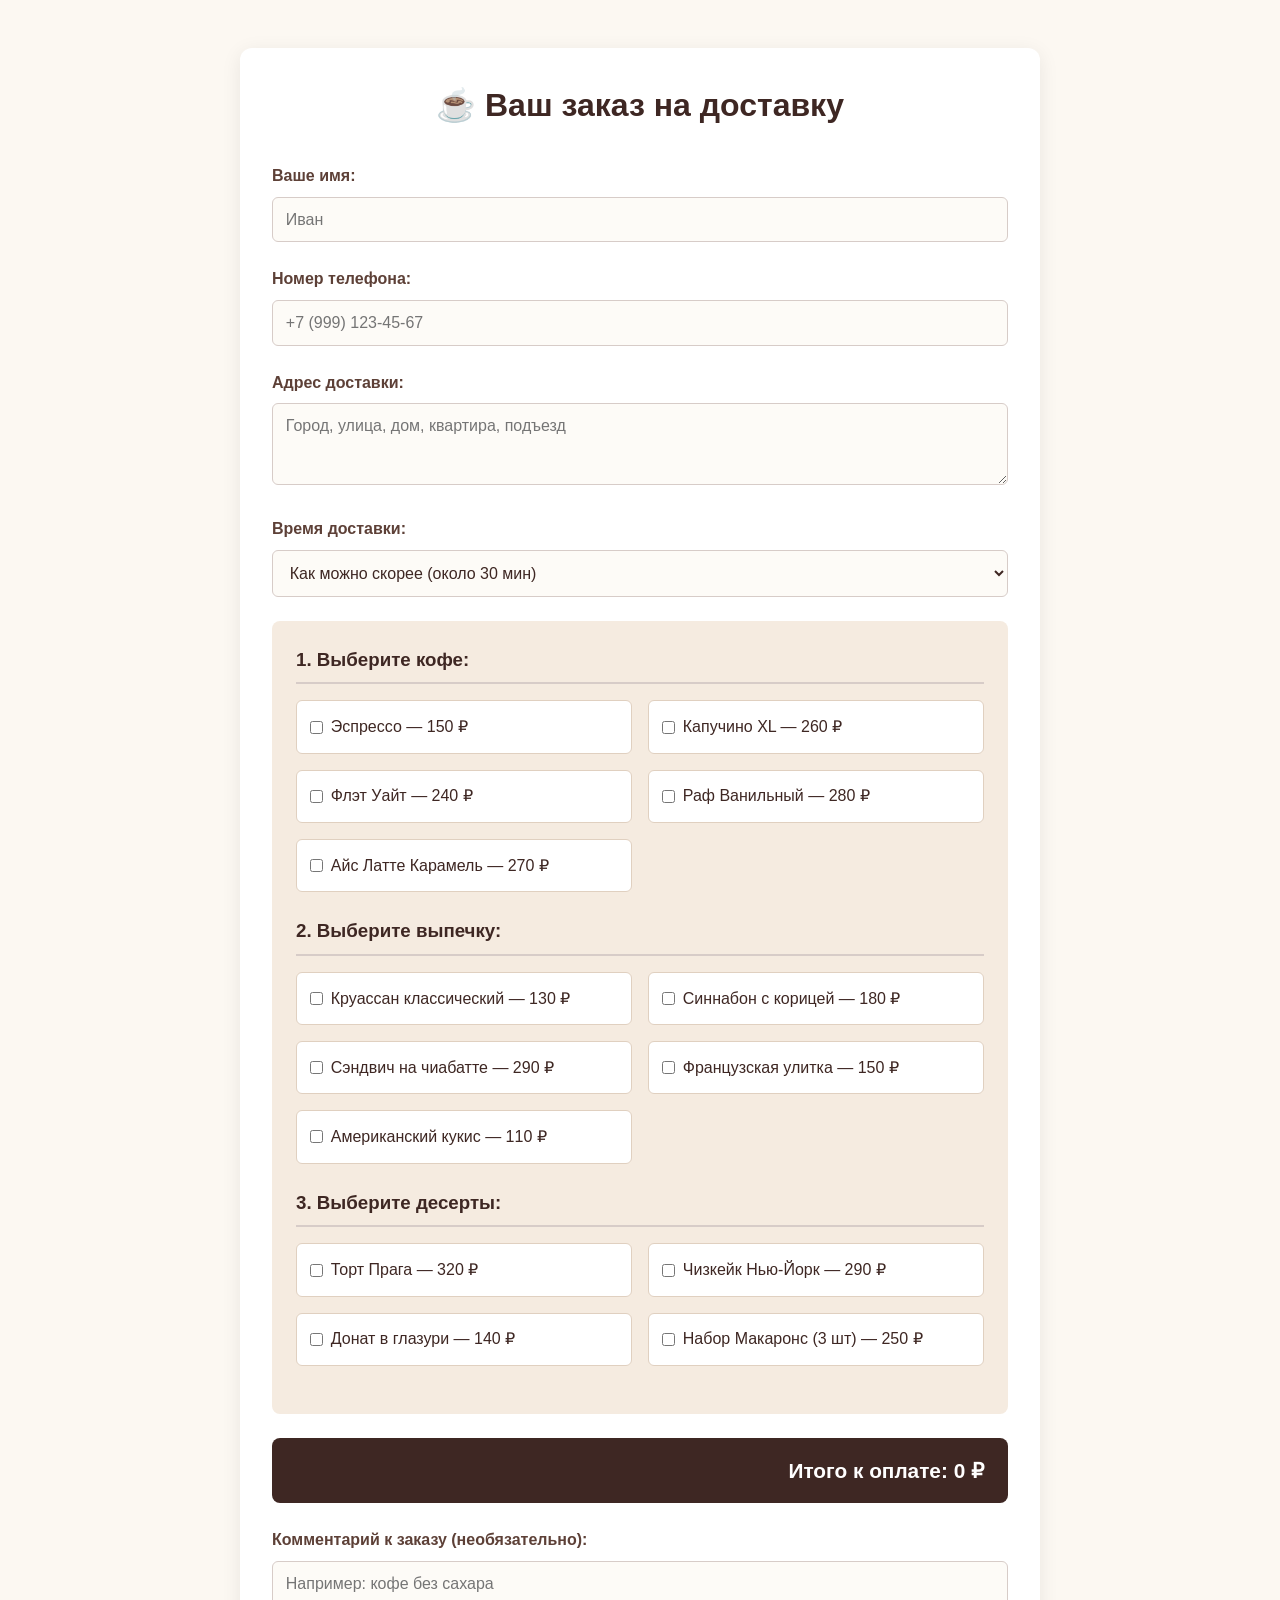
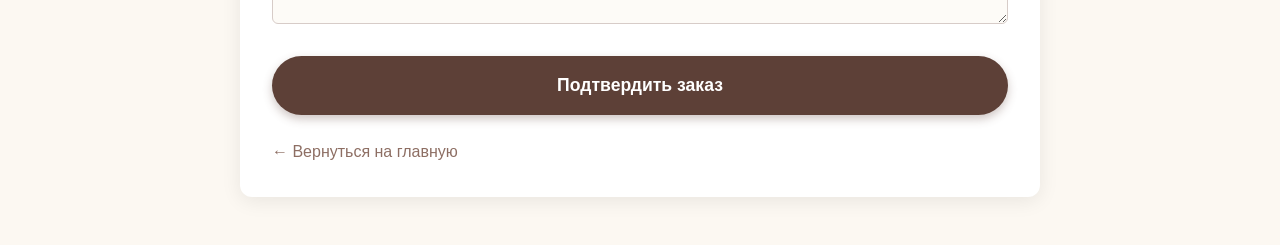
<file: images/sait ii/order.html>
<!DOCTYPE html>
<html lang="ru">
<head>
    <meta charset="UTF-8">
    <meta name="viewport" content="width=device-width, initial-scale=1.0">
    <title>Оформление заказа | Ароматная Чашка</title>
    <link rel="stylesheet" href="style.css">
    <style>
        /* Специфичные стили для страницы заказа */
        .order-container {
            max-width: 800px;
            margin: 3rem auto;
            padding: 2rem;
            background: #fff;
            border-radius: 12px;
            box-shadow: 0 4px 20px rgba(0,0,0,0.08);
        }

        .order-title {
            text-align: center;
            color: #3e2723;
            margin-bottom: 2rem;
        }

        .form-group {
            margin-bottom: 1.5rem;
        }

        .form-group label {
            display: block;
            margin-bottom: 0.5rem;
            font-weight: bold;
            color: #5d4037;
        }

        .form-group input, .form-group textarea, .form-group select {
            width: 100%;
            padding: 0.8rem;
            border: 1px solid #d7ccc8;
            border-radius: 6px;
            background-color: #fdfbf7;
            font-size: 1rem;
            color: #3e2723;
        }

        .form-group input:focus, .form-group textarea:focus {
            outline: none;
            border-color: #5d4037;
        }

        .menu-selection {
            background: #f5ebe0;
            padding: 1.5rem;
            border-radius: 8px;
            margin-bottom: 1.5rem;
        }

        .menu-selection h3 {
            margin-bottom: 1rem;
            color: #3e2723;
            border-bottom: 2px solid #d7ccc8;
            padding-bottom: 0.5rem;
        }

        .checkbox-group {
            display: grid;
            grid-template-columns: repeat(auto-fit, minmax(220px, 1fr));
            gap: 1rem;
            margin-bottom: 1.5rem;
        }

        .checkbox-item {
            display: flex;
            align-items: center;
            gap: 0.5rem;
            background: #fff;
            padding: 0.8rem;
            border-radius: 6px;
            border: 1px solid #e0d0c0;
            cursor: pointer;
            user-select: none;
        }

        .checkbox-item input {
            width: auto;
            cursor: pointer;
        }

        /* Визуальный блок для вывода итога */
        .total-price-block {
            background-color: #3e2723;
            color: #fff;
            padding: 1rem 1.5rem;
            border-radius: 8px;
            font-size: 1.3rem;
            font-weight: bold;
            text-align: right;
            margin-bottom: 1.5rem;
        }

        .submit-btn {
            display: block;
            width: 100%;
            background-color: #5d4037;
            color: #fff;
            border: none;
            padding: 1.2rem;
            font-size: 1.1rem;
            font-weight: bold;
            border-radius: 30px;
            cursor: pointer;
            transition: background 0.3s;
            text-align: center;
            text-decoration: none;
            box-shadow: 0 4px 10px rgba(93, 64, 55, 0.3);
        }

        .submit-btn:hover {
            background-color: #3e2723;
        }

        .back-link {
            display: inline-block;
            margin-top: 1.5rem;
            color: #8d6e63;
            text-decoration: none;
        }

        .back-link:hover {
            text-decoration: underline;
        }
    </style>
</head>
<body>

    <div class="order-container">
        <h1 class="order-title">☕ Ваш заказ на доставку</h1>
        
        <!-- При отправке покажет уведомление и перекинет на index.html -->
        <form action="index1.html" onsubmit="alert('Заказ успешно оформлен! Наш менеджер свяжется с вами.');">
            
            <!-- Данные покупателя -->
            <div class="form-group">
                <label for="name">Ваше имя:</label>
                <input type="text" id="name" required placeholder="Иван">
            </div>

            <div class="form-group">
                <label for="phone">Номер телефона:</label>
                <input type="tel" id="phone" required placeholder="+7 (999) 123-45-67">
            </div>

            <!-- Куда доставить -->
            <div class="form-group">
                <label for="address">Адрес доставки:</label>
                <textarea id="address" rows="3" required placeholder="Город, улица, дом, квартира, подъезд"></textarea>
            </div>

            <div class="form-group">
                <label for="time">Время доставки:</label>
                <select id="time">
                    <option value="fast">Как можно скорее (около 30 мин)</option>
                    <option value="1hour">Через 1 час</option>
                    <option value="2hours">Через 2 часа</option>
                </select>
            </div>

            <!-- ВЫБОР ТОВАРОВ С УКАЗАНИЕМ ЦЕНЫ В data-price -->
            <div class="menu-selection">
                <h3>1. Выберите кофе:</h3>
                <div class="checkbox-group">
                    <label class="checkbox-item"><input type="checkbox" name="item" data-price="150"> Эспрессо — 150 ₽</label>
                    <label class="checkbox-item"><input type="checkbox" name="item" data-price="260"> Капучино XL — 260 ₽</label>
                    <label class="checkbox-item"><input type="checkbox" name="item" data-price="240"> Флэт Уайт — 240 ₽</label>
                    <label class="checkbox-item"><input type="checkbox" name="item" data-price="280"> Раф Ванильный — 280 ₽</label>
                    <label class="checkbox-item"><input type="checkbox" name="item" data-price="270"> Айс Латте Карамель — 270 ₽</label>
                </div>

                <h3>2. Выберите выпечку:</h3>
                <div class="checkbox-group">
                    <label class="checkbox-item"><input type="checkbox" name="item" data-price="130"> Круассан классический — 130 ₽</label>
                    <label class="checkbox-item"><input type="checkbox" name="item" data-price="180"> Синнабон с корицей — 180 ₽</label>
                    <label class="checkbox-item"><input type="checkbox" name="item" data-price="290"> Сэндвич на чиабатте — 290 ₽</label>
                    <label class="checkbox-item"><input type="checkbox" name="item" data-price="150"> Французская улитка — 150 ₽</label>
                    <label class="checkbox-item"><input type="checkbox" name="item" data-price="110"> Американский кукис — 110 ₽</label>
                </div>

                <h3>3. Выберите десерты:</h3>
                <div class="checkbox-group">
                    <label class="checkbox-item"><input type="checkbox" name="item" data-price="320"> Торт Прага — 320 ₽</label>
                    <label class="checkbox-item"><input type="checkbox" name="item" data-price="290"> Чизкейк Нью-Йорк — 290 ₽</label>
                    <label class="checkbox-item"><input type="checkbox" name="item" data-price="140"> Донат в глазури — 140 ₽</label>
                    <label class="checkbox-item"><input type="checkbox" name="item" data-price="250"> Набор Макаронс (3 шт) — 250 ₽</label>
                </div>
            </div>

            <!-- Блок вывода итоговой стоимости -->
            <div class="total-price-block">
                Итого к оплате: <span id="total-amount">0</span> ₽
            </div>

            <!-- Комментарий -->
            <div class="form-group">
                <label for="comment">Комментарий к заказу (необязательно):</label>
                <textarea id="comment" rows="2" placeholder="Например: кофе без сахара"></textarea>
            </div>

            <!-- Кнопка отправки -->
            <button type="submit" class="submit-btn">Подтвердить заказ</button>
        </form>

        <a href="index.html" class="back-link">← Вернуться на главную</a>
    </div>

    <!-- СКРИПТ ДЛЯ АВТОМАТИЧЕСКОГО ПОДСЧЕТА ИТОГА -->
    <script>
        // Находим все чекбоксы на странице и элемент для вывода суммы
        const checkboxes = document.querySelectorAll('input[name="item"]');
        const totalSpan = document.getElementById('total-amount');

        // Функция, которая пробегается по чекбоксам и складывает цены выбранных
        function calculateTotal() {
            let total = 0;
            checkboxes.forEach(checkbox => {
                if (checkbox.checked) {
                    // Переводим цену из атрибута data-price в число и прибавляем к итогу
                    total += parseInt(checkbox.getAttribute('data-price'));
                }
            });
            // Обновляем текст суммы на экране
            totalSpan.textContent = total;
        }

        // Следим за каждым чекбоксом: при изменении его состояния пересчитываем сумму
        checkboxes.forEach(checkbox => {
            checkbox.addEventListener('change', calculateTotal);
        });
    </script>

</body>
</html>
</file>
<file: style.css>
@import url('https://fonts.googleapis.com/css2?family=Inter:ital,opsz,wght@0,14..32,100..900;1,14..32,100..900&family=Michroma&display=swap');
body:has(#tema:checked) {
  background-color: #1a1a1a;
  color: #ffffff;
}
:root {
    --font-family: "Inter", sans-serif;
    --second-family: "Michroma", sans-serif;
    --color1:black;
    --color2:white;
}
#tema{
    display: none;
}
label{
    cursor: pointer;
}
/* ===== CSS RESET ===== */
*,
*::before,
*::after {
    margin: 0;
    padding: 0;
    box-sizing: border-box;
}

html {
    scroll-behavior: smooth;
}

ul,
ol {
    list-style: none;
}

a {
    text-decoration: none;
    color: inherit;
}

img {
    object-fit: contain; /*Помещать изображения в блок*/
    width: 100%; /*Лучше сразу задать всем изображением макс.значения, а потом подгонять*/
}
button,
input,
textarea,
select {
    font: inherit;
}

h1,
h2,
h3,
p {
    color: var(--color1);
    margin: 0;
}
body{
    font-family: var(--font-family);
}
header{
    position: fixed;
    left: 0;
    top: 0;
    width: 100%;
    z-index: 10;
    color: var(--color2);
    background-color: var(--color1);


    
    
}
main{
    margin-top: 250px;
}
.hore__contain{
    margin-bottom: 60px;
}
section {
    margin-bottom: 60px;
}

.contain{
    max-width: 1920px;
    padding: 0px 50px;
    margin: 0 auto;
}
.contain__header{
    display: flex;
    align-items: flex-start;
    justify-content: space-between;
}
header{
    position: relative;
}
.header__ul{
    display: flex;
    gap:89px;
    font-size: 23px;
}
.header__item1{
    font-size: 23px;
    transition: all 0.3s ease;
}
.header__item2{
    font-size: 23px;
    transition: all 0.3s ease;
}

.header__item3{
    font-size: 23px;
    transition: all 0.3s ease;
}

.header__item4{
    font-size: 23px;
    transition: all 0.3s ease;
}
.tema{
    font-size: 23px;
    transition: all 0.3 ease;
}

.header__item1:hover{
    font-size: 27px;
    color: purple;
}
.header__item2:hover{
    font-size: 27px;
    color: blue;
}

.header__item3:hover{
    font-size: 27px;
    color: red;
}

.header__item4:hover{
    font-size: 27px;
    color: yellow;
}
.tema:hover{
    color: green;
    font-size: 27;
    
}


.header_img{
    max-width:  277px;
    max-height: 100px;
}
.pystota{
    padding: 60px;

}
/* .pystushka{
    padding:150px ;
} */

.hero {
    margin-top: 120px;
    margin-bottom: 250px;
}
#main__h1{
    display: flex;
    justify-content: center;
    font-size: 70px;
   
}


.text__Gaid__resyrs{
    margin-bottom: 60px ;
}

.resyrs__Gaid__resyrs{
    display: flex;
    justify-content: space-around;
    margin-bottom: 60px ;

}
img{
    margin-bottom: 60px;
}
.resyrs__Gaid__resyrs li {
    max-width:  137px;
    max-height: 108px;
}
.Brazil_Gaid{
    
    max-width:  900px;
    max-height: 1000px;
}
.BRAZIL{
    display: flex;
    justify-content: center;
    margin-bottom: 60px;
}

.Polit{
    display: flex;
    justify-content: center;
    margin-bottom: 60px;
    font-size: 35px;
}
.polit__reshen{
    display: flex;
    justify-content: center;
}
.polit__p{
    font-size: 32px;
}

.div__img{
    
    display: flex;
    align-items: center;
    justify-content:  space-around;
}
.eko{
    display: flex;
    justify-content: center;
}
.eko__img{
    max-width:900px;
}
.Drevo{
    display: flex;
    justify-content: center;
}
.Drevo__img{
    max-width:300px;

}
.Drevo__img2{
    max-width:1200px;

}
p{
    font-size: 35px;
    margin-bottom: 60px;
    
}
.ARMIA{
    display: flex;
    justify-content: space-around;
    
}
.Drevo_General__img{
    max-width:  400px;
    max-height: 450px;
}
.ARMIA__li{
    width: 20%;

}
footer{
    font-size: 40px;
    background-color: black;
    padding: 50px;
}

.copyright {
    color: var(--color2);
}
.shablon__h1__razmesh{
    font-size: 40px;
    display: flex;
    justify-content: center;
}


.shabkon__p__razmesh{
    font-size: 40px;

}

.shablon__img{
    max-width: 35%;
    max-height: 40%;
}
.shablon__img1{
    width:  50%;
    max-height: 40%;

}
.shablon__img2{
    max-width:  1200px;
    max-height:600px;
}
.shablon__div{
    display: flex;
    justify-content: space-around;
}
.shablon__p__pexota{
    display: flex;
    justify-content: center;
}
.plus_sostav{
    font-size: 35px;
}
.shablon__pexot{
    max-width:  1300px;
    max-height: 700px;
}
.shablon_konstryktor{
    display: flex;
    justify-content: center;
    font-size: 50px;

}
.shablon__img_konstryktor{
    max-width:  230px;
    max-height: 200px;}
.shablon__img_konstryktor1{
    max-width:  280px;
    max-height: 200px;
}
.shablon__img1_konstryktor{
    max-width:  1200px;
    max-height: 160px;
}
.plus_sostav{
    display: flex;
    justify-content: center;
}
.shablon__konstrktor{
    display: flex;
    justify-content: space-around;
}
.shablon_tank{
    max-width:  1000px;
    max-height: 500px;
}
.Konstryktor_Ustebitel{
    display: flex;
    justify-content: center;
    font-size: 50px;
}
.Konstryktor_p-Ustrebutel{
    display: flex;
    justify-content: center;
    font-size: 40px;
}
.Ustrebutel_img{
    max-width: 400px;
    max-height: 180px;
}
.Gaid__strana__Tretui{
    font-size: 50px;
    display: flex;
    justify-content: center;
}

h1,h2{
    font-size: 40px;
    
    margin-bottom: 60px;
}
.pyst{
    padding: 35px;
}

 input:checked~*{
            --color1:white;
            --color2:black;
            --textColor2:white;
            --textColor1:black;
 }


.burger-menu{
    display: none;
}
@media (min-width: 320px) and (max-width:767px){
    .burger-menu{
        display: block;
        position: relative;
        width: 30px;
        height: 20px;
        z-index: 1000;
        transition: 0.3s ease;
        
    }
    .burger-menu::before,
    .burger-menu::after {
        content: ''; /* пустой контент */
        background: #fff; /*цвет бургера*/
        position: absolute; /* позиция для общего блока*/
        width: 100%; /* ширина*/
        height: 2px; /* толщина полосок бургера */
         transition: 0.3s ease;
    }

    .burger-menu::before {
        top: 0; /* расположение верхней линии бургера */
    }

    .burger-menu span { /*средняя линия в виде span*/
        background: #fff;
        position: absolute; 
        width: 100%;
        top: 9px;
        height: 2px; 
    }
    .burger-menu::after {
        bottom: 0; /* расположение нижней линии бургера */
    }

.header__nav{
    position: absolute;
    top:0;
    right: 0;
    width: 50vw;
    height: 100vh;
    background: #272727;
    border: 1px solid #fff;
    padding: 40px 10px;
    transform: translate(100%);
}
.header__ul{
    flex-direction: column;
    text-align: center;
}
/* active */

    .burger-menu.active {
    z-index: 3;
    }

    .burger-menu.active::before {
    transform: rotate(45deg);
    top:9px;
     transition: 0.3s ease
    }
    .burger-menu.active::after {
     transform: rotate(-45deg);
    bottom: 9px;
     transition: 0.3s ease
    }

    .burger-menu.active span {
    transform: scale(0);
    }

    .header__nav.active {
    transform: translate(0);
     transition: 0.3s ease
    }
    .contain__header{
        padding: 5px 30px;
    }
}








/* планшеты горизонтально */
@media (    min-width: 992px) and (max-width: 1199px) {
    .contain__header {
        flex-direction: column; /* Элементы встают друг под друга */
        gap: 15px;
        text-align: center;
    }
}

/* планшеты вертикально */
@media (min-width: 768px) and (max-width: 991px) {
    
.burger-menu{
        display: block;
        position: relative;
        width: 30px;
        height: 20px;
        z-index: 1000;
        transition: 0.3s ease;
        
    }
    .burger-menu::before,
    .burger-menu::after {
        content: ''; /* пустой контент */
        background: #fff; /*цвет бургера*/
        position: absolute; /* позиция для общего блока*/
        width: 100%; /* ширина*/
        height: 2px; /* толщина полосок бургера */
         transition: 0.3s ease;
    }

    .burger-menu::before {
        top: 0; /* расположение верхней линии бургера */
    }

    .burger-menu span { /*средняя линия в виде span*/
        background: #fff;
        position: absolute; 
        width: 100%;
        top: 9px;
        height: 2px; 
    }
    .burger-menu::after {
        bottom: 0; /* расположение нижней линии бургера */
    }

.header__nav{
    position: absolute;
    top:0;
    right: 0;
    width: 50vw;
    height: 100vh;
    background: #272727;
    border: 1px solid #fff;
    padding: 40px 10px;
    transform: translate(100%);
}
.header__ul{
    flex-direction: column;
    text-align: center;
}
/* active */

    .burger-menu.active {
    z-index: 3;
    }

    .burger-menu.active::before {
    transform: rotate(45deg);
    top:9px;
     transition: 0.3s ease
    }
    .burger-menu.active::after {
     transform: rotate(-45deg);
    bottom: 9px;
     transition: 0.3s ease
    }

    .burger-menu.active span {
    transform: scale(0);
    }

    .header__nav.active {
    transform: translate(0);
     transition: 0.3s ease
    }
    .contain__header{
        padding: 5px 30px;
    }
} 


/* телефоны вертикально */



img:active{
    animation: anim 1s linear infinite;
}
.header_img:hover{
    animation: anim 1s linear infinite;
}
@keyframes anim {
    0%{
        transform: rotate(0deg);
    }
    
    100%{
        transform: rotate(360deg);
    }
}
</file>
<file: images/sait ii/style.css>
/* Общие стили и сброс */
* {
    margin: 0;
    padding: 0;
    box-sizing: border-box;
    font-family: 'Segoe UI', Tahoma, Geneva, Verdana, sans-serif;
}

body {
    background-color: #fcf8f2;
    color: #3e2723;
    line-height: 1.6;
}

/* Шапка и Навигация */
header {
    background-color: #3e2723;
    color: #fff;
    padding: 1rem 2rem;
    position: sticky;
    top: 0;
    z-index: 1000;
    box-shadow: 0 2px 10px rgba(0,0,0,0.1);
}

nav {
    display: flex;
    justify-content: space-between;
    align-items: center;
    max-width: 1200px;
    margin: 0 auto;
}

.logo {
    font-size: 1.5rem;
    font-weight: bold;
    color: #d7ccc8;
}

.nav-links {
    list-style: none;
    display: flex;
    gap: 1.5rem;
}

.nav-links a {
    color: #fff;
    text-decoration: none;
    transition: color 0.3s;
}

.nav-links a:hover {
    color: #d7ccc8;
}

/* Главный баннер */
.hero {
    background: linear-gradient(rgba(0, 0, 0, 0.6), rgba(0, 0, 0, 0.6)), 
                url('https://encrypted-tbn0.gstatic.com/images?q=tbn:ANd9GcRLl3Qn57k3dIqG-nBzT9AWy3LOU5NTgdskCZ91dKGf9g&s=10') no-repeat center center/cover;
    height: 60vh;
    display: flex;
    flex-direction: column;
    justify-content: center;
    align-items: center;
    color: #fff;
    text-align: center;
    padding: 0 1rem;
}

.hero h1 {
    font-size: 3rem;
    margin-bottom: 1rem;
}
/* Блок преимуществ */
.advantages-grid {
    display: grid;
    grid-template-columns: repeat(auto-fit, minmax(280px, 1fr));
    gap: 2rem;
    text-align: center;
}

.advantage-card {
    background: #fff;
    padding: 2.5rem 1.5rem;
    border-radius: 12px;
    box-shadow: 0 4px 15px rgba(0,0,0,0.02);
    display: flex;
    flex-direction: column;
    align-items: center;
    justify-content: center;
}

.advantage-icon {
    font-size: 2.5rem;
    margin-bottom: 1rem;
    line-height: 1;
}

.advantage-card h3 {
    font-size: 1.3rem;
    margin-bottom: 0.8rem;
    color: #3e2723;
}

.advantage-card p {
    color: #6d4c41;
    font-size: 0.95rem;
    max-width: 260px;
}

/* Общие настройки для секций */
.section-container {
    max-width: 1200px;
    margin: 4rem auto;
    padding: 0 1rem;
}

.section-container h2 {
    text-align: center;
    font-size: 2.5rem;
    margin-bottom: 2rem;
}

/* Сетки для Меню и Выпечки */
.items-grid {
    display: grid;
    grid-template-columns: repeat(auto-fit, minmax(280px, 1fr));
    gap: 2rem;
}

.card-item {
    background: #fff;
    border-radius: 8px;
    overflow: hidden;
    box-shadow: 0 4px 15px rgba(0,0,0,0.05);
    transition: transform 0.3s;
}

.card-item:hover {
    transform: translateY(-5px);
}

.card-item img {
    width: 100%;
    height: 200px;
    object-fit: cover;
}

.card-info {
    padding: 1.5rem;
}

.title-price {
    display: flex;
    justify-content: space-between;
    align-items: center;
    margin-bottom: 0.5rem;
}

.price {
    font-weight: bold;
    color: #5d4037;
}

/* Подвал (Контакты) */
footer {
    background-color: #2d1b18;
    color: #d7ccc8;
    padding: 3rem 1rem;
    margin-top: auto;
}

.footer-content {
    max-width: 1200px;
    margin: 0 auto;
    display: flex;
    flex-wrap: wrap;
    justify-content: space-between;
    gap: 2rem;
}

.footer-block {
    flex: 1;
    min-width: 250px;
}

.footer-block h3 {
    color: #fff;
    margin-bottom: 1rem;
}

.footer-block p, .footer-block a {
    color: #bcaaa4;
    text-decoration: none;
    margin-bottom: 0.5rem;
    display: block;
}

.footer-bottom {
    text-align: center;
    margin-top: 2rem;
    padding-top: 2rem;
    border-top: 1px solid #3e2723;
    font-size: 0.9rem;
}

/* Адаптивность для мобильных */
@media (max-width: 768px) {
    nav {
        flex-direction: column;
        gap: 1rem;
    }
    
    .hero h1 {
        font-size: 2rem;
    }

    .footer-content {
        flex-direction: column;
        text-align: center;
    }
}
.delivery-btn {
    display: inline-block;
    /* Красивый градиент от кофейного к карамельному */
    background: linear-gradient(135deg, #6d4c41 0%, #5d4037 100%);
    color: #fff !important; /* Делает текст строго белым */
    text-decoration: none !important; /* Убирает подчеркивание ссылки */
    padding: 1rem 2.5rem;
    font-size: 1.1rem;
    font-weight: bold;
    border-radius: 30px;
    margin-top: 1.5rem;
    /* Плавные переходы для анимации */
    transition: all 0.3s ease;
    /* Объемная мягкая тень */
    box-shadow: 0 6px 20px rgba(93, 64, 55, 0.3);
}

/* Эффект парения при наведении */
.delivery-btn:hover {
    transform: translateY(-3px); /* Кнопка приподнимается */
    background: linear-gradient(135deg, #7b584e 0%, #6d4c41 100%); /* Цвет становится чуть ярче */
    box-shadow: 0 10px 25px rgba(93, 64, 55, 0.5); /* Тень становится глубже */
}

/* Эффект при нажатии (клике) */
.delivery-btn:active {
    transform: translateY(-1px); /* Кнопка слегка утапливается */
    box-shadow: 0 4px 10px rgba(93, 64, 55, 0.3);
}
/* Блок Отзывов — Премиум Дизайн */
.reviews-grid {
    display: grid;
    grid-template-columns: repeat(auto-fit, minmax(280px, 1fr));
    gap: 2.5rem;
    padding-top: 1rem;
}

.review-card {
    background: #ffffff;
    padding: 2.5rem 2rem;
    border-radius: 16px;
    /* Элегантная тонкая тень, создающая объем */
    box-shadow: 0 10px 30px rgba(93, 64, 55, 0.06);
    display: flex;
    flex-direction: column;
    justify-content: space-between;
    position: relative;
    overflow: hidden;
    /* Плавный переход для анимации при наведении */
    transition: transform 0.4s cubic-bezier(0.165, 0.84, 0.44, 1), 
                box-shadow 0.4s cubic-bezier(0.165, 0.84, 0.44, 1);
    border: 1px solid rgba(215, 204, 200, 0.3);
}

/* Эффект интерактивного всплытия карточки */
.review-card:hover {
    transform: translateY(-8px);
    box-shadow: 0 20px 40px rgba(62, 39, 35, 0.12);
}

/* Декоративная фоновая кавычка для стиля */
.review-card::before {
    content: "“";
    position: absolute;
    top: -20px;
    left: 15px;
    font-size: 8rem;
    color: #f5ebe0;
    font-family: Georgia, serif;
    z-index: 1;
    line-height: 1;
}

.review-stars {
    color: #ffb300;
    font-size: 1.3rem;
    margin-bottom: 1rem;
    letter-spacing: 2px;
    position: relative;
    z-index: 2;
}

.review-text {
    color: #5d4037;
    font-size: 1rem;
    line-height: 1.7;
    margin-bottom: 1.5rem;
    position: relative;
    z-index: 2;
}

.review-author {
    color: #3e2723;
    font-weight: 700;
    font-size: 1.05rem;
    text-align: right;
    position: relative;
    z-index: 2;
    /* Небольшая кофейная полоска перед именем автора */
    display: flex;
    align-items: center;
    justify-content: flex-end;
    gap: 0.5rem;
}

.review-author::before {
    content: "";
    width: 20px;
    height: 2px;
    background-color: #8d6e63;
}
</file>
<file: normalaiz.css>
/*! normalize.css v8.0.1 | MIT License | github.com/necolas/normalize.css */

/* Document
   ========================================================================== */

/**
 * 1. Correct the line height in all browsers.
 * 2. Prevent adjustments of font size after orientation changes in iOS.
 */

html {
  line-height: 1.15; /* 1 */
  -webkit-text-size-adjust: 100%; /* 2 */
}

/* Sections
   ========================================================================== */

/**
 * Remove the margin in all browsers.
 */

body {
  margin: 0;
}

/**
 * Render the `main` element consistently in IE.
 */

main {
  display: block;
}

/**
 * Correct the font size and margin on `h1` elements within `section` and
 * `article` contexts in Chrome, Firefox, and Safari.
 */

h1 {
  font-size: 2em;
  margin: 0.67em 0;
}

/* Grouping content
   ========================================================================== */

/**
 * 1. Add the correct box sizing in Firefox.
 * 2. Show the overflow in Edge and IE.
 */

hr {
  box-sizing: content-box; /* 1 */
  height: 0; /* 1 */
  overflow: visible; /* 2 */
}

/**
 * 1. Correct the inheritance and scaling of font size in all browsers.
 * 2. Correct the odd `em` font sizing in all browsers.
 */

pre {
  font-family: monospace, monospace; /* 1 */
  font-size: 1em; /* 2 */
}

/* Text-level semantics
   ========================================================================== */

/**
 * Remove the gray background on active links in IE 10.
 */

a {
  background-color: transparent;
}

/**
 * 1. Remove the bottom border in Chrome 57-
 * 2. Add the correct text decoration in Chrome, Edge, IE, Opera, and Safari.
 */

abbr[title] {
  border-bottom: none; /* 1 */
  text-decoration: underline; /* 2 */
  text-decoration: underline dotted; /* 2 */
}

/**
 * Add the correct font weight in Chrome, Edge, and Safari.
 */

b,
strong {
  font-weight: bolder;
}

/**
 * 1. Correct the inheritance and scaling of font size in all browsers.
 * 2. Correct the odd `em` font sizing in all browsers.
 */

code,
kbd,
samp {
  font-family: monospace, monospace; /* 1 */
  font-size: 1em; /* 2 */
}

/**
 * Add the correct font size in all browsers.
 */

small {
  font-size: 80%;
}

/**
 * Prevent `sub` and `sup` elements from affecting the line height in
 * all browsers.
 */

sub,
sup {
  font-size: 75%;
  line-height: 0;
  position: relative;
  vertical-align: baseline;
}

sub {
  bottom: -0.25em;
}

sup {
  top: -0.5em;
}

/* Embedded content
   ========================================================================== */

/**
 * Remove the border on images inside links in IE 10.
 */

img {
  border-style: none;
}

/* Forms
   ========================================================================== */

/**
 * 1. Change the font styles in all browsers.
 * 2. Remove the margin in Firefox and Safari.
 */

button,
input,
optgroup,
select,
textarea {
  font-family: inherit; /* 1 */
  font-size: 100%; /* 1 */
  line-height: 1.15; /* 1 */
  margin: 0; /* 2 */
}

/**
 * Show the overflow in IE.
 * 1. Show the overflow in Edge.
 */

button,
input { /* 1 */
  overflow: visible;
}

/**
 * Remove the inheritance of text transform in Edge, Firefox, and IE.
 * 1. Remove the inheritance of text transform in Firefox.
 */

button,
select { /* 1 */
  text-transform: none;
}

/**
 * Correct the inability to style clickable types in iOS and Safari.
 */

button,
[type="button"],
[type="reset"],
[type="submit"] {
  -webkit-appearance: button;
}

/**
 * Remove the inner border and padding in Firefox.
 */

button::-moz-focus-inner,
[type="button"]::-moz-focus-inner,
[type="reset"]::-moz-focus-inner,
[type="submit"]::-moz-focus-inner {
  border-style: none;
  padding: 0;
}

/**
 * Restore the focus styles unset by the previous rule.
 */

button:-moz-focusring,
[type="button"]:-moz-focusring,
[type="reset"]:-moz-focusring,
[type="submit"]:-moz-focusring {
  outline: 1px dotted ButtonText;
}

/**
 * Correct the padding in Firefox.
 */

fieldset {
  padding: 0.35em 0.75em 0.625em;
}

/**
 * 1. Correct the text wrapping in Edge and IE.
 * 2. Correct the color inheritance from `fieldset` elements in IE.
 * 3. Remove the padding so developers are not caught out when they zero out
 *    `fieldset` elements in all browsers.
 */

legend {
  box-sizing: border-box; /* 1 */
  color: inherit; /* 2 */
  display: table; /* 1 */
  max-width: 100%; /* 1 */
  padding: 0; /* 3 */
  white-space: normal; /* 1 */
}

/**
 * Add the correct vertical alignment in Chrome, Firefox, and Opera.
 */

progress {
  vertical-align: baseline;
}

/**
 * Remove the default vertical scrollbar in IE 10+.
 */

textarea {
  overflow: auto;
}

/**
 * 1. Add the correct box sizing in IE 10.
 * 2. Remove the padding in IE 10.
 */

[type="checkbox"],
[type="radio"] {
  box-sizing: border-box; /* 1 */
  padding: 0; /* 2 */
}

/**
 * Correct the cursor style of increment and decrement buttons in Chrome.
 */

[type="number"]::-webkit-inner-spin-button,
[type="number"]::-webkit-outer-spin-button {
  height: auto;
}

/**
 * 1. Correct the odd appearance in Chrome and Safari.
 * 2. Correct the outline style in Safari.
 */

[type="search"] {
  -webkit-appearance: textfield; /* 1 */
  outline-offset: -2px; /* 2 */
}

/**
 * Remove the inner padding in Chrome and Safari on macOS.
 */

[type="search"]::-webkit-search-decoration {
  -webkit-appearance: none;
}

/**
 * 1. Correct the inability to style clickable types in iOS and Safari.
 * 2. Change font properties to `inherit` in Safari.
 */

::-webkit-file-upload-button {
  -webkit-appearance: button; /* 1 */
  font: inherit; /* 2 */
}

/* Interactive
   ========================================================================== */

/*
 * Add the correct display in Edge, IE 10+, and Firefox.
 */

details {
  display: block;
}

/*
 * Add the correct display in all browsers.
 */

summary {
  display: list-item;
}

/* Misc
   ========================================================================== */

/**
 * Add the correct display in IE 10+.
 */

template {
  display: none;
}

/**
 * Add the correct display in IE 10.
 */

[hidden] {
  display: none;
}
</file>
